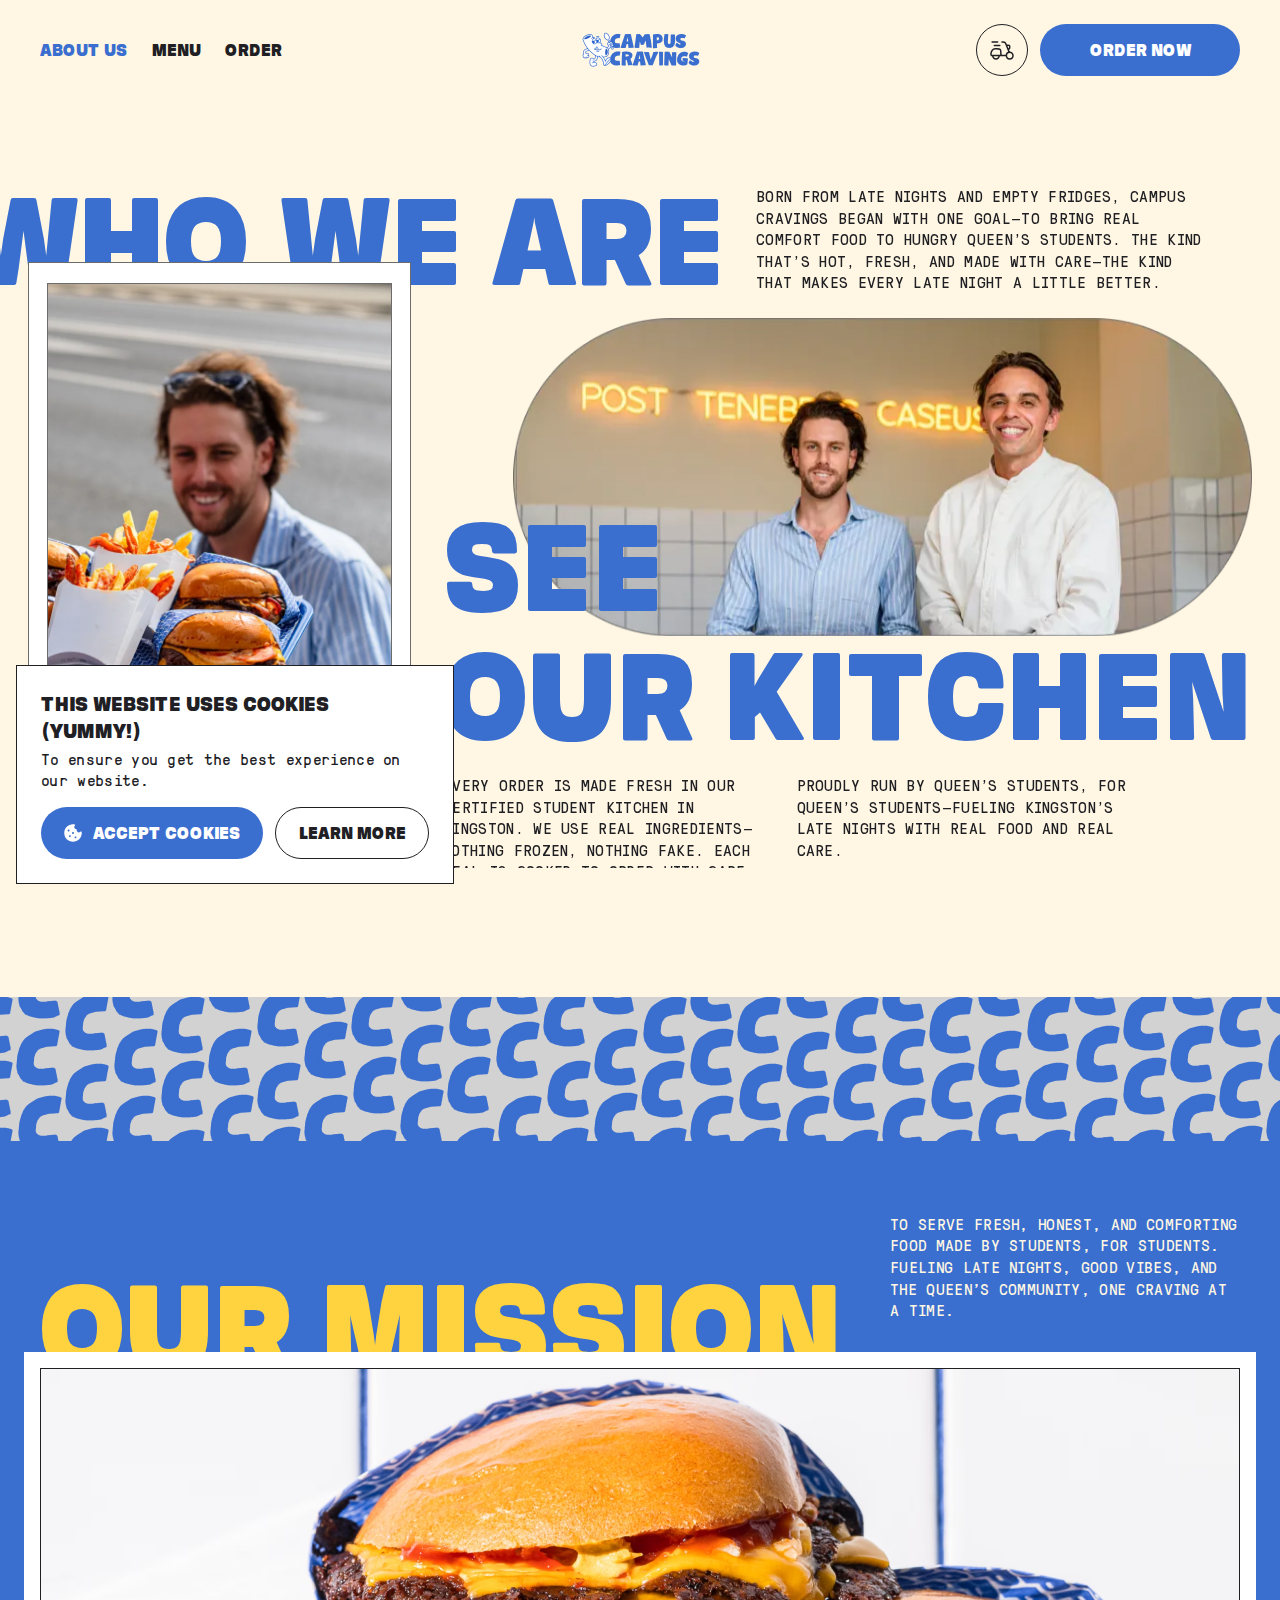
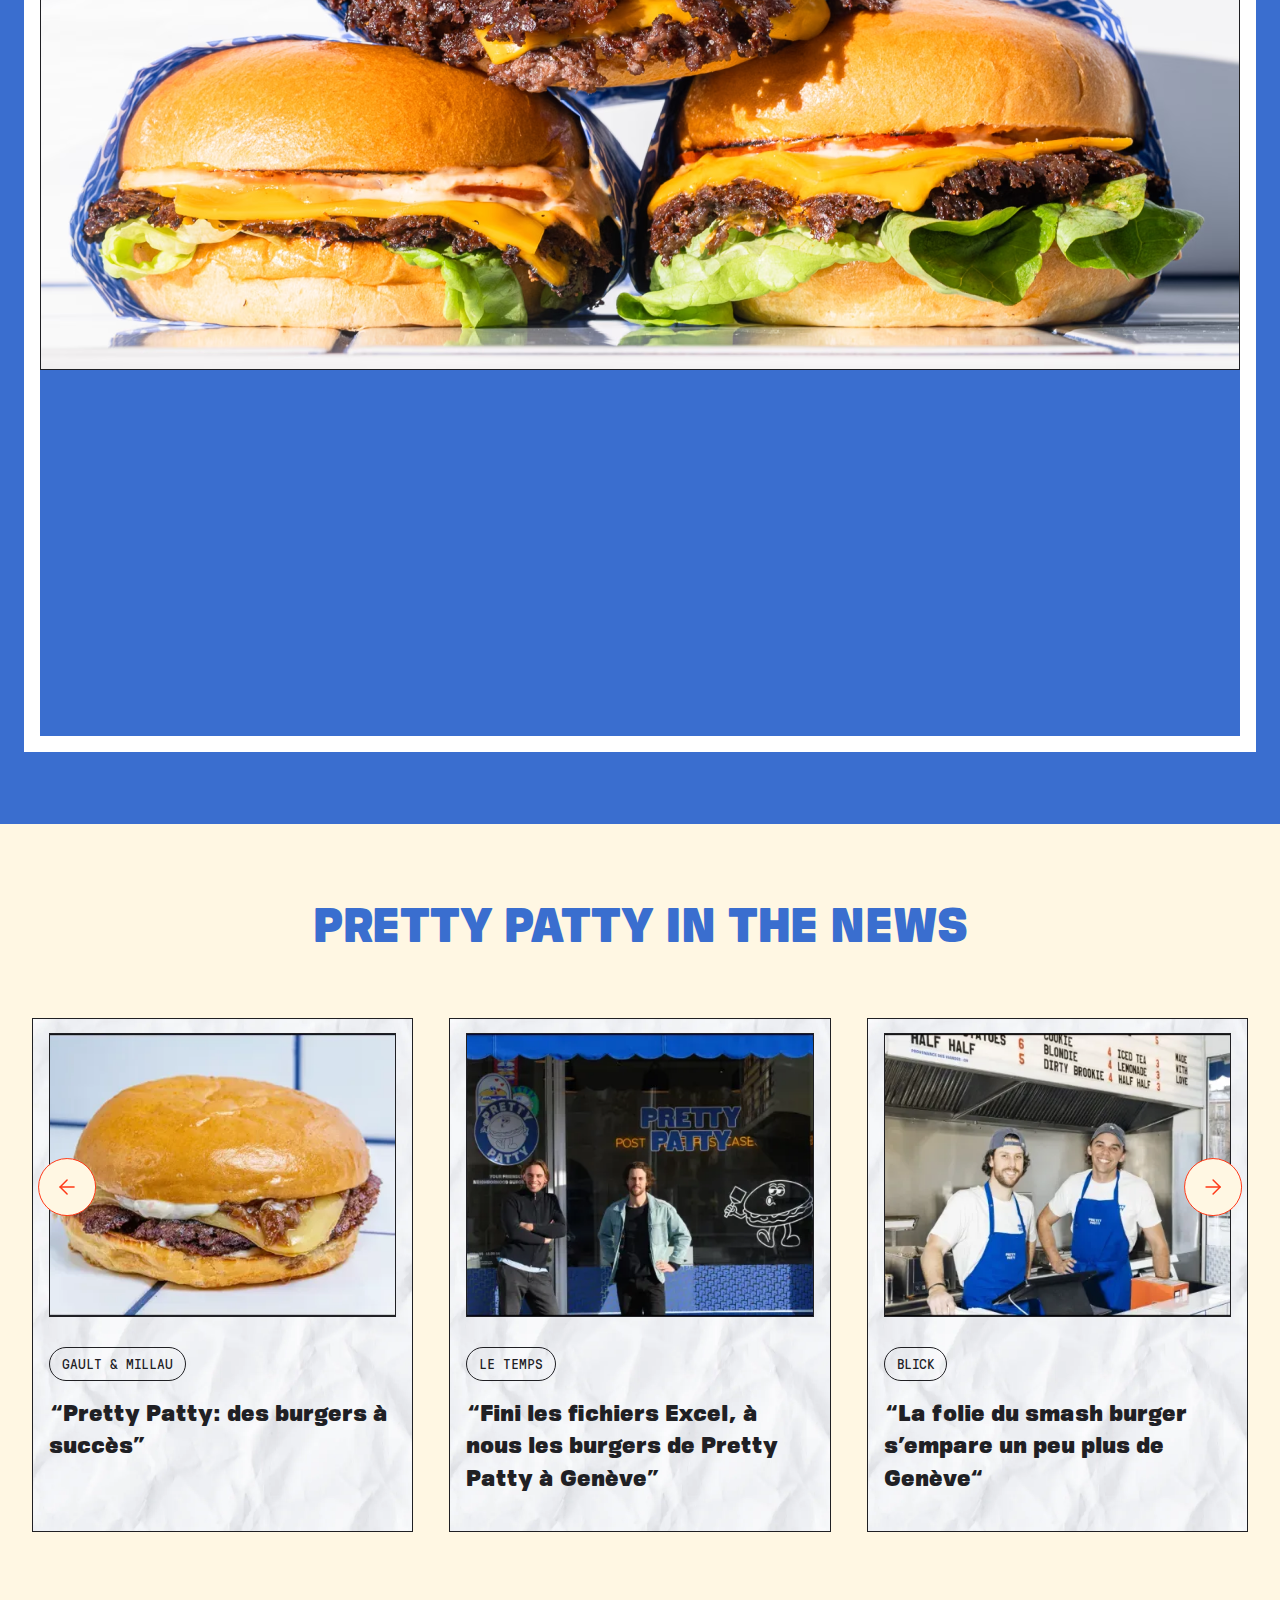
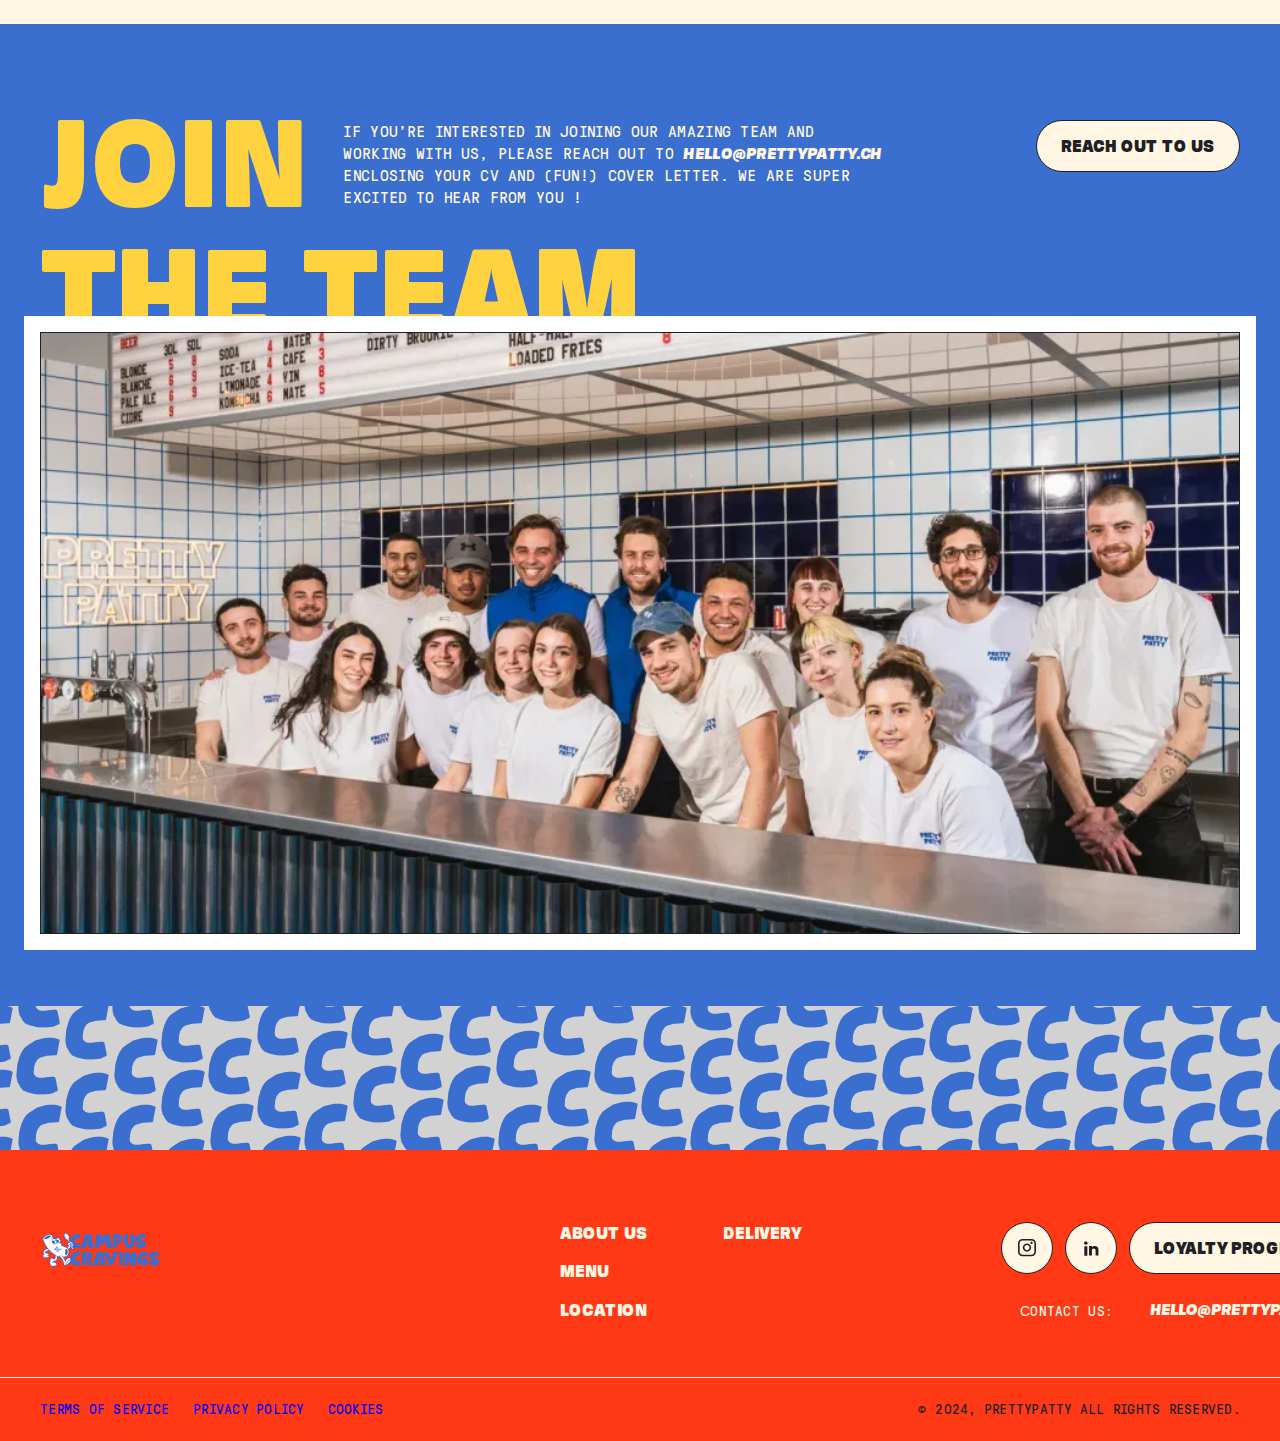
<file: about-us.html>
﻿<!DOCTYPE html><!-- Last Published: Thu Sep 11 2025 11:35:36 GMT+0000 (Coordinated Universal Time) --><html data-wf-domain="www.prettypatty.ch" data-wf-page="6723a1cf93ba512237855d72" data-wf-site="6723a1cf93ba512237855d35" lang="en"><head><meta charset="utf-8"><title>About Us</title><meta content="width=device-width, initial-scale=1" name="viewport"><link href="6723a1cf93ba512237855d35/css/pretty-patty-stage.webflow.shared.16df524ba.min.css" rel="stylesheet" type="text/css"><style>@media (min-width:992px) {html.w-mod-js:not(.w-mod-ix) [data-w-id="f4bb5e05-edb4-ddcb-15df-e53ade87e460"] {opacity:0;}html.w-mod-js:not(.w-mod-ix) [data-w-id="132d28c5-b070-8108-c9dd-80b99daad65e"] {opacity:0;}html.w-mod-js:not(.w-mod-ix) [data-w-id="9fcc3076-39e2-a62f-b68c-31401e63a4db"] {opacity:0;}html.w-mod-js:not(.w-mod-ix) [data-w-id="aaae2159-6ba0-15ce-dd7d-dd3116c4f5e4"] {opacity:0;}html.w-mod-js:not(.w-mod-ix) [data-w-id="c92d8e39-66d1-1c70-1304-e327bebafff8"] {opacity:0;}html.w-mod-js:not(.w-mod-ix) [data-w-id="9fcc3076-39e2-a62f-b68c-31401e63a4df"] {opacity:0;}html.w-mod-js:not(.w-mod-ix) [data-w-id="b417270c-7252-d44d-b5de-d4ad8467320d"] {opacity:0;}}@media (max-width:991px) and (min-width:768px) {html.w-mod-js:not(.w-mod-ix) [data-w-id="f4bb5e05-edb4-ddcb-15df-e53ade87e460"] {opacity:0;}html.w-mod-js:not(.w-mod-ix) [data-w-id="132d28c5-b070-8108-c9dd-80b99daad65e"] {opacity:0;}html.w-mod-js:not(.w-mod-ix) [data-w-id="9fcc3076-39e2-a62f-b68c-31401e63a4db"] {opacity:0;}html.w-mod-js:not(.w-mod-ix) [data-w-id="aaae2159-6ba0-15ce-dd7d-dd3116c4f5e4"] {opacity:0;}html.w-mod-js:not(.w-mod-ix) [data-w-id="c92d8e39-66d1-1c70-1304-e327bebafff8"] {opacity:0;}html.w-mod-js:not(.w-mod-ix) [data-w-id="9fcc3076-39e2-a62f-b68c-31401e63a4df"] {opacity:0;}html.w-mod-js:not(.w-mod-ix) [data-w-id="b417270c-7252-d44d-b5de-d4ad8467320d"] {opacity:0;}}@media (max-width:767px) and (min-width:480px) {html.w-mod-js:not(.w-mod-ix) [data-w-id="f4bb5e05-edb4-ddcb-15df-e53ade87e460"] {opacity:0;}html.w-mod-js:not(.w-mod-ix) [data-w-id="132d28c5-b070-8108-c9dd-80b99daad65e"] {opacity:0;}html.w-mod-js:not(.w-mod-ix) [data-w-id="9fcc3076-39e2-a62f-b68c-31401e63a4db"] {opacity:0;}html.w-mod-js:not(.w-mod-ix) [data-w-id="aaae2159-6ba0-15ce-dd7d-dd3116c4f5e4"] {opacity:0;}html.w-mod-js:not(.w-mod-ix) [data-w-id="c92d8e39-66d1-1c70-1304-e327bebafff8"] {opacity:0;}html.w-mod-js:not(.w-mod-ix) [data-w-id="9fcc3076-39e2-a62f-b68c-31401e63a4df"] {opacity:0;}html.w-mod-js:not(.w-mod-ix) [data-w-id="b417270c-7252-d44d-b5de-d4ad8467320d"] {opacity:0;}}</style><script type="text/javascript">!function(o,c){var n=c.documentElement,t=" w-mod-";n.className+=t+"js",("ontouchstart"in o||o.DocumentTouch&&c instanceof DocumentTouch)&&(n.className+=t+"touch")}(window,document);</script><link href="6723a1cf93ba512237855d35/675837fe37ab9deb236d0f7a_FAVICON-32x32%20%281%29.jpg" rel="shortcut icon" type="image/x-icon"><link href="6723a1cf93ba512237855d35/6758380d60a51d361cecb79d_FAVICON-256x256.jpg" rel="apple-touch-icon"><!-- Google Tag Manager -->
<script>(function(w,d,s,l,i){w[l]=w[l]||[];w[l].push({'gtm.start':
new Date().getTime(),event:'gtm.js'});var f=d.getElementsByTagName(s)[0],
j=d.createElement(s),dl=l!='dataLayer'?'&l='+l:'';j.async=true;j.src=
'https://www.googletagmanager.com/gtm.js?id='+i+dl;f.parentNode.insertBefore(j,f);
})(window,document,'script','dataLayer','GTM-KH5FCPR9');</script>
<!-- End Google Tag Manager -->
<!-- [Attributes by Finsweet] Disable scrolling -->
<script defer="" src="npm/%40finsweet/attributes-scrolldisable%401/scrolldisable.js"></script>
<script async="" src="npm/%40finsweet/cookie-consent%401/fs-cc.js" fs-cc-mode="opt-in"></script><link rel="stylesheet" href="npm/swiper%4011/swiper-bundle.min.css">
<style>
  @media (max-width: 479px) {
    .news-slider__slide {
      display: none;
    }
  }
</style>

<style>
  /* Show anything Webflow hid until “interactions” */
  [data-w-id]{
    opacity: 1 !important;
    transform: none !important;
    visibility: visible !important;
  }

  /* Fallback: if Swiper isn't running yet, don't hide slides */
  .about-slider__slide,
  .swiper-slide{
    opacity: 1 !important;
    transform: none !important;
  }
</style>
<script>
  // Pretend IX initialized so the glo


</head><body><div class="global-code"><div class="global-css w-embed"><style>
  html.lenis, html.lenis body {
    height: auto;
  }

  .lenis.lenis-smooth {
    scroll-behavior: auto !important;
  }

  .lenis.lenis-smooth [data-lenis-prevent] {
    overscroll-behavior: contain;
  }

  .lenis.lenis-stopped {
    overflow: hidden;
  }

  .lenis.lenis-smooth iframe {
    pointer-events: none;
  }

  :root {
    --column-count: 12;
    --breakout-gutter: minmax(calc(var(--padding-horizontal--main) - var(--grid-gap--main)), 1fr);
    --breakout-remaining: calc(var(--max-width--main) - (var(--padding-horizontal--main) * 2));
    --breakout-start: [full-start] var(--breakout-gutter) [content-start];
    --breakout-end: [content-end] var(--breakout-gutter) [full-end];
    --grid-breakout-single: var(--breakout-start) minmax(0, var(--breakout-remaining)) var(--breakout-end);
    --grid-breakout: var(--breakout-start) repeat(var(--column-count), minmax(0, calc((var(--breakout-remaining) - (var(--grid-gap--main) * (var(--column-count) - 1))) / var(--column-count)))) var(--breakout-end);
  }
  /* Make text look crisper and more legible in all browsers */
  body {
    -webkit-font-smoothing: antialiased;
    -moz-osx-font-smoothing: grayscale;
    font-smoothing: antialiased;
  }

  .color-beige {
    color: var(--color--primary-beige);
  }

  /* Fluid responsive    */
  @media (min-width: 1440px) and (min-height: 900px){
    html {
      font-size: 16px;
    }
  }
  @media (min-width: 1024px) and (max-height: 899px) {
    html{
      font-size: calc(14*(100vw / 1440));
    }
  }
  @media (max-width: 1024px) {
    html {
      font-size: calc(16*(100vw / 1440));
    };
  }
  @media (max-width: 479px) {
    html {
      font-size: calc(16*(100vw / 375));
    }
  }
  @media (min-width: 1921px) {
    html {
      font-size: calc(16*(100vw / 1920));
    };
  }

  svg {
    width: 100%!important;
    height: 100%!important;
  }

  img {
    height: auto;
    vertical-align: middle;
    font-style: italic;
    background-repeat: no-repeat;
    background-size: cover;
    shape-margin: 0.75rem;
  }

  .w-dropdown-btn,
  .w-dropdown-toggle,
  .w-dropdown-link {
    color: inherit;
    text-decoration: inherit;
    font-size: inherit;
  }

  * {
    -webkit-tap-highlight-color: transparent;
  }


  /* Apply "..." after 3 lines of text */
  .text-style-3lines {
    display: -webkit-box;
    overflow: hidden;
    -webkit-line-clamp: 3;
    -webkit-box-orient: vertical;
  }
  
  .delivery-modal__content {
    -ms-overflow-style: none;  /* Internet Explorer 10+ */
    scrollbar-width: none;  /* Firefox */
}
.delivery-modal__content::-webkit-scrollbar { 
    display: none;  /* Safari and Chrome */
}


  /* Apply "..." after 2 lines of text */
  .text-style-2lines {
    display: -webkit-box;
    overflow: hidden;
    -webkit-line-clamp: 2;
    -webkit-box-orient: vertical;
  }

  input:focus {
  }

  :is(a, button):focus-visible {
    outline: 2px solid var(--color--primary-black);
    outline-offset: 2px;
  }

  input:autofill,
  input:autofill:hover, 
  input:autofill:focus {
    text-fill-color: var(--text-black-100);
    -webkit-text-fill-color: var(--text-black-100);
    box-shadow: 0 0 0px 40rem #fff inset;
    -webkit-box-shadow: 0 0 0px 40rem #fff inset;
    caret-color: var(--text-black-100);
  }

  input:-webkit-autofill,
  input:-webkit-autofill:hover, 
  input:-webkit-autofill:focus {
    text-fill-color: var(--text-black-100);
    -webkit-text-fill-color: var(--text-black-100);
    box-shadow: 0 0 0px 40rem #fff inset;
    -webkit-box-shadow: 0 0 0px 40rem #fff inset;
    caret-color: var(--text-black-100);
  }

  .slider-arrow.swiper-button-disabled {
    border-color: var(--color--shades-light-grey);
    color: var(--color--shades-light-grey);
    pointer-events: none;
  }

  .menu-slider__slide:is(.swiper-slide-active, .swiper-slide-prev, .swiper-slide-next) {
    opacity: 1;
  }

  .swiper-pagination-bullet {
    margin: 0 4px;
    background: var(--color--shades-light-grey-2);
    width: 8px;
    height: 8px;
    opacity: 1;
  }

  .swiper-pagination-bullet-active {
    background: var(--color--primary-blue);
  }
  
  .contact-us-text{
  animation: rotateText 10s linear infinite;
  }
  
  .contact-us-btn.black .contact-us-text path{
  	fill: #ffffff;
  }
  
  .delivery-modal-card:hover .delivery-modal-card-image{
  transform: scale(1.2);
  }
  

  @keyframes rotateText {
  0% { transform: rotate(0deg); }
  100% { transform: rotate(360deg); }
}

  @media (hover: hover) and (pointer: fine) and (min-width: 1025px) {
    .btn:hover {
      background: var(--color--shades-light-blue);
    }
    .btn-secondary:hover {
      background: var(--color--primary-beige);
      color: var(--color--secondary-red);
      border-color: var(--color--secondary-red)!important;
    }
    :is(.nav__link, .text-link):hover {
      color: var(--color--secondary-red);
    }
    .nav__link.in-footer:hover {
      color: var(--color--primary-black);
    }
    .slider-arrow:hover {
      background-color: var(--color--secondary-red);
      color: var(--color--primary-white);
    }
    .social__link:hover {
      color: var(--color--primary-blue);
      border-color: var(--color--primary-blue);
    }
    .input:hover {
      background: var(--color--primary-white);
    }
    .input.in-form-2:hover {
      border-color: var(--color--primary-blue);
      color: var(--color--primary-blue);
    }
    .input.in-form-2:hover::placeholder {
      color: var(--color--primary-blue);
    }
    .input.in-form-2:focus::placeholder {
      color: var(--color--primary-blue);
    }
    .input.in-form-2:focus-visible::placeholder {
      color: var(--color--primary-blue);
    }

    .mission__card:hover .mission__card-inner {
      border-color: var(--color--primary-black);
      box-shadow: 6px 6px 0px 0px var(--color--secondary-yellow);
      color: var(--color--primary-black);
    }
  }

  .btn:active {
    background: var(--color--shades-dark-blue);
  }
  .btn-secondary:active {
    background: var(--color--primary-beige);
    color: var(--color--shades-dark-red);
    border-color: var(--color--shades-dark-red)!important;
  }
  .input.in-form-2:not(:placeholder-shown) {
    border-color: var(--color--primary-blue);
    color: var(--color--primary-blue);
  }

  @media (min-height: 900px) and (min-width: 1025px) {
    .mission__card-inner {
      padding: 2.25rem 1rem;
    }
  }

  @media (min-width: 480px) {
    .menu-slider__slide.swiper-slide-next .menu-slide__img-wrap {
      transform: scale(1.75);
    }
    
    .menu-slider__slide.swiper-slide-next .menu-slide__sticker {
      transform: scale(0.8) translate(25%, 0%);
    }

    .menu-slider__slide.swiper-slide-next .menu-slide__info {
      transform: scale(1) translateY(4rem);
    }

    .menu-slider__slide.swiper-slide-next .menu-slide__name {
      transform: scale(1.2);
    }
    
    
    
     .menu-slider__slide.slide-hover .menu-slide__img-wrap {
    	transform: scale(1);
    }
    .menu-slider__slide.slide-hover .menu-slide__sticker {
      transform: scale(1) translate(0%, 0%);
    }
     .menu-slider__slide.slide-hover .menu-slide__info {
      transform: scale(1) translateY(0);
    }
    .menu-slider__slide.slide-hover .menu-slide__name {
      transform: scale(1);
    }

    
     .menu-slider__slide.slide-hover:hover .menu-slide__img-wrap {
    	transform: scale(1.75);
    }
      .menu-slider__slide.slide-hover:hover .menu-slide__sticker {
     transform: scale(0.8) translate(25%, 0%);
    }
      .menu-slider__slide.slide-hover:hover .menu-slide__info {
      transform: scale(1) translateY(4rem);
    }
      .menu-slider__slide.slide-hover:hover .menu-slide__name {
      transform: scale(1.2);
    }
    
    .swiper-wrapper.slides-center{
    	justify-content: center;
    }
    
    .swiper-wrapper.slides-center > :last-child{
    	margin-right: 0 !important;
    }
  }

  @media (max-height: 700px) and (min-width: 991px) {
		.delivery-modal__inner{
    	max-width: 40.25rem;
      max-height: 95vh;
    }
  }

</style></div><div class="global-js w-embed w-script"><script>
  document.addEventListener("DOMContentLoaded", () => {
     
       const parallaxImages = document.querySelectorAll('.banner__image');

// Додаємо слухач події "scroll"
window.addEventListener('scroll', () => {
  const scrollY = window.scrollY;

  // Для кожного елемента змінюємо backgroundPosition
  parallaxImages.forEach((image) => {
    const speed = image.dataset.speed || 0.5; // Швидкість паралаксу, задається через data-speed
    const offset = image.offsetTop; // Відстань від верху сторінки до картинки
    image.style.backgroundPosition = `center ${(scrollY - offset) * speed}px`;
  });
});
    // Change menu bg color on scroll and page load
   /* var menu = $('.contact-us-btn');
	
    // We add or remove a class on scroll, depending on the section we are above and on page load
    var sections = $('.section, footer');

    function updateMenuColor() {
      var menuTop = menu.offset().top + (menu.height()/2);
      var currentSection = null;
	
    		
      sections.each(function() {
        var sectionTop = $(this).offset().top;
        var sectionBottom = sectionTop + $(this).outerHeight();

        if (menuTop >= sectionTop && menuTop < sectionBottom) {
          currentSection = $(this);
          return false;
        }
      });

      if (currentSection) {
    
        var sectionBackground = currentSection.data('background');
       
        if (sectionBackground === 'white') {
        
          menu.removeClass('black').addClass('white');
        } else if (sectionBackground === 'black') {
          menu.removeClass('white').addClass('black');
        }
      }
    }

    updateMenuColor();
    $(window).scroll(updateMenuColor);*/

const card1 = document.getElementById("location-card1");
const card2 = document.getElementById("location-card2");

// Функція для зменшення картки
function scaleDown(card) {
  card.style.transform = "scale(0.97)";
}

// Функція для повернення до початкового розміру
function scaleUp(card) {
  card.style.transform = "scale(1)";
}

// Додаємо обробники подій для першої картки
card1.addEventListener("mouseenter", () => scaleDown(card2));
card1.addEventListener("mouseleave", () => scaleUp(card2));

// Додаємо обробники подій для другої картки
card2.addEventListener("mouseenter", () => scaleDown(card1));
card2.addEventListener("mouseleave", () => scaleUp(card1));

  });
  
  

</script></div></div><div class="page-code"><div class="page-css w-embed"><style>
  :root {
    --founder-pagination-top-default: 56%;
    --founder-pagination-top-active: 16%;
  }
  .swiper-pagination.founders-slider__pag {
    top: var(--founder-pagination-top-default);
  }
  .swiper-pagination.founders-slider__pag.change-top {
    top: var(--founder-pagination-top-active);
  }
  .swiper-pagination.founders-slider__pag .swiper-pagination-bullet {
    pointer-events: auto;
  }
  
  

  @media (hover: hover) and (pointer: fine) and (min-width: 1025px) {
    .mission__card:hover .mission__card-inner {
      border-color: var(--color--primary-black);
      box-shadow: 6px 6px 0px 0px var(--color--secondary-yellow);
      color: var(--color--primary-black);
    }
    .news-slide:hover .news-slide__back {
      transform: rotate(5deg);
    }
  }

  @media (min-width: 1024px) and (max-height: 899px) {
    .mission__img.desktop {
      height: 42.5rem;
    }
  }

  @media (min-height: 900px) and (min-width: 1025px) {
    .mission__card-inner {
      padding: 2.25rem 1rem;
    }
  }

  @media (max-width: 479px) {
    .news-slider__slide:nth-child(-n+3) {
      display: block;
    }
    
    .swiper.founders-slider__track > :nth-child(1),
  .swiper.founders-slider__track > :nth-child(2),
  .swiper.founders-slider__track > :nth-child(3){
  	display: block;
  }
  
  .swiper.founders-slider__track > :nth-child(4),
  .swiper.founders-slider__track > :nth-child(5),
  .swiper.founders-slider__track > :nth-child(6),
  .swiper.founders-slider__track > :nth-child(7){
  	display: none;
  }
  
  .swiper.founders-slider__track.change-icon > :nth-child(1),
  .swiper.founders-slider__track.change-icon > :nth-child(2),
  .swiper.founders-slider__track.change-icon > :nth-child(3){
  	display: none;
  }
  
    .swiper.founders-slider__track.change-icon > :nth-child(4),
    .swiper.founders-slider__track.change-icon > :nth-child(5),
    .swiper.founders-slider__track.change-icon > :nth-child(6),
    .swiper.founders-slider__track.change-icon > :nth-child(7){
  	display: block;
  }
  }
</style></div></div><div class="page-wrapper"><div data-animation="over-right" class="nav w-nav" data-easing2="ease" fs-scrolldisable-element="smart-nav" data-easing="ease" data-collapse="tiny" role="banner" data-duration="400" data-doc-height="1"><div class="container in-nav"><nav role="navigation" class="nav__menu-wrap w-nav-menu"><div class="nav__menu"><ul role="list" class="nav__links"><li><a href="about-us.html" aria-current="page" class="nav__link w-inline-block w--current"><div>about us</div></a></li><li><a href="menu.html" class="nav__link w-inline-block"><div>Menu</div></a></li><li><a href="locations.html" class="nav__link w-inline-block"><div>Order</div></a></li><li></li></ul><div class="cta in-nav one-icon"><a scroll="disable" id="w-node-_0b7b9196-ea08-6b03-d762-a887b490f0f1-b490f0d2" data-w-id="0b7b9196-ea08-6b03-d762-a887b490f0f1" href="#" class="btn btn-secondary v2 w-inline-block"><div class="btn-icon w-embed"><svg xmlns="http://www.w3.org/2000/svg" width="100%" height="100%" viewbox="0 0 24 24" fill="none">
<path d="M16.4 17.6C16.4 19.4778 17.8775 21 19.7 21C21.5225 21 23 19.4778 23 17.6C23 15.7222 21.5225 14.2 19.7 14.2C17.8775 14.2 16.4 15.7222 16.4 17.6ZM16.4 17.6L10.9 17.5997M10.9 17.5997V15.7452C10.9 13.4136 10.9 12.249 10.2554 11.5245C9.6108 10.8 8.5746 10.8 6.5 10.8H5.84C5.4319 10.8 5.2273 10.8 5.0546 10.8148C4.01011 10.9072 3.02922 11.4154 2.28838 12.248C1.54754 13.0807 1.09536 14.1831 1.0132 15.357C1 15.5511 1 15.7823 1 16.2398C1 16.3547 1 16.4128 1.0033 16.4598C1.02373 16.7535 1.1368 17.0293 1.32214 17.2376C1.50747 17.4459 1.75289 17.573 2.0142 17.596C2.07942 17.5994 2.14471 17.6006 2.21 17.5997H10.9ZM4.3 7.39972H9.8M2.1 4H7.6M12 4H12.5421C13.7772 4 14.3942 4 14.8901 4.38122C15.387 4.76117 15.6631 5.44713 16.2145 6.81903L19.1867 14.2M18.3068 11.65L19.006 11.01C19.276 10.7626 19.4115 10.6402 19.5049 10.4783C19.5689 10.3689 19.6185 10.2475 19.6517 10.1187C19.7 9.92875 19.7 9.72093 19.7 9.30528C19.7 8.51733 19.7 8.12462 19.5645 7.8301C19.4735 7.6325 19.3417 7.46873 19.1826 7.3558C18.9464 7.1875 18.6282 7.1875 17.9947 7.1875H16.62M9.25 17.6C9.25 18.5017 8.90232 19.3665 8.28345 20.0042C7.66458 20.6418 6.82521 21 5.95 21C5.07479 21 4.23542 20.6418 3.61655 20.0042C2.99768 19.3665 2.65 18.5017 2.65 17.6" stroke="#202024" stroke-width="1.5" stroke-linecap="round"></path>
</svg></div></a><a id="w-node-_0b7b9196-ea08-6b03-d762-a887b490f0f4-b490f0d2" href="https://prettypatty.5loyalty.com/order" target="_blank" class="btn is-nav-order w-inline-block"><div>order now</div></a></div></div></nav><a href="index.htm" data-logo="main-logo-link" aria-label="domore-logo" id="w-node-_0b7b9196-ea08-6b03-d762-a887b490f0ee-b490f0d2" class="logo in-nav w-nav-brand"><img width="120" height="57" alt="logo" src="6723a1cf93ba512237855d35/logo_hero.png" loading="lazy" data-logo="main"></a><div id="w-node-_0b7b9196-ea08-6b03-d762-a887b490f0f7-b490f0d2" class="burger w-nav-button"><div class="burger__box"><div class="burger__open w-embed"><svg xmlns="http://www.w3.org/2000/svg" width="24" height="24" viewbox="0 0 24 24" fill="none">
  <g clip-path="url(#clip0_490_863)">
    <path d="M4 6H20" stroke="currentcolor" stroke-width="2" stroke-linecap="round" stroke-linejoin="round"></path>
    <path d="M4 12H20" stroke="currentcolor" stroke-width="2" stroke-linecap="round" stroke-linejoin="round"></path>
    <path d="M4 18H20" stroke="currentcolor" stroke-width="2" stroke-linecap="round" stroke-linejoin="round"></path>
  </g>
  <defs>
    <clippath id="clip0_490_863">
      <rect width="24" height="24" fill="white"></rect>
    </clippath>
  </defs>
</svg></div><div class="burger__close w-embed"><svg xmlns="http://www.w3.org/2000/svg" width="24" height="24" viewbox="0 0 24 24" fill="none">
  <path d="M21 21L12 12M12 12L3 3M12 12L21.0001 3M12 12L3 21.0001" stroke="currentcolor" stroke-width="2" stroke-linecap="round" stroke-linejoin="round"></path>draggable-ele
</svg></div></div></div></div></div><main class="main-wrapper"><section data-background="white" class="section founders"><div class="page-padding in-founders"><div class="w-layout-blockcontainer container w-container"><div class="wrap founders__wrap"><div class="slider founders-slider"><div id="founders-slider" class="swiper founders-slider__track"><div class="swiper-wrapper founders-slider__list"><div class="swiper-slide founders-slider__slide v1"><div class="founders-slide v1"><div class="founders-slide__heading"><h1 data-w-id="f4bb5e05-edb4-ddcb-15df-e53ade87e460" class="h2 founders__h2">who we are</h1><p data-w-id="132d28c5-b070-8108-c9dd-80b99daad65e" class="text-secondary-16 in-founders slide-1-desktop">BORN FROM LATE NIGHTS AND EMPTY FRIDGES, CAMPUS CRAVINGS BEGAN WITH ONE GOAL—TO BRING REAL COMFORT FOOD TO HUNGRY QUEEN’S STUDENTS. THE KIND THAT’S HOT, FRESH, AND MADE WITH CARE—THE KIND THAT MAKES EVERY LATE NIGHT A LITTLE BETTER.</p></div><div data-w-id="c92d8e39-66d1-1c70-1304-e327bebafff8" class="founders-slide__img-wrap v1"><img src="6723a1cf93ba512237855d56/Frame11.webp" sizes="(max-width: 479px) 100vw, 347px" width="347" height="522" alt="" srcset="6723a1cf93ba512237855d35/6723a1cf93ba512237855d9c_we-img-1.webp 500w, 6723a1cf93ba512237855d35/6723a1cf93ba512237855d9c_we-img-1.webp 694w" class="founders-slide__img"></div><p class="text-secondary-16 in-founders slide-1-mobile">OUR CHILDHOOD MEMORIES OF EATING A BURGER ARE SOME OF OUR FONDEST. THE SENSE OF ESCAPE AN INCREDIBLE BURGER CAN OFFER, THE WARMTH AND ATTENTION OF A STAFF MEMBER, THIS IS WHAT WE WANT TO PROVIDE, ALL DAY EVERY DAY.</p></div></div><div class="swiper-slide founders-slider__slide v2"><div class="founders-slide v2"><div data-w-id="9fcc3076-39e2-a62f-b68c-31401e63a4df" class="founders-slide__img-wrap v2"><img src="6723a1cf93ba512237855d35/6791102d7e9914920117860b_Image%20%283%29.webp" sizes="(max-width: 767px) 100vw, (max-width: 991px) 728px, 749px" width="749" height="322" alt="" srcset="6723a1cf93ba512237855d35/6791102d7e9914920117860b_Image%20%283%29-p-500.webp 500w, 6723a1cf93ba512237855d35/6791102d7e9914920117860b_Image%20%283%29-p-800.webp 800w, 6723a1cf93ba512237855d35/6791102d7e9914920117860b_Image%20%283%29-p-1080.webp 1080w, 6723a1cf93ba512237855d35/6791102d7e9914920117860b_Image%20%283%29-p-1600.webp 1600w, 6723a1cf93ba512237855d35/6791102d7e9914920117860b_Image%20%283%29-p-2000.webp 2000w, 6723a1cf93ba512237855d35/6791102d7e9914920117860b_Image%20%283%29-p-2600.webp 2600w, 6723a1cf93ba512237855d35/6791102d7e9914920117860b_Image%20%283%29.webp 2996w" class="founders-slide__img v2"><img src="6723a1cf93ba512237855d35/67935dc4375e4b96e2fee675_Frame%202087324950.webp" sizes="(max-width: 767px) 100vw, (max-width: 991px) 728px, 749px" width="749" height="322" alt="" srcset="6723a1cf93ba512237855d35/67935dc4375e4b96e2fee675_Frame%202087324950-p-500.webp 500w, 6723a1cf93ba512237855d35/67935dc4375e4b96e2fee675_Frame%202087324950-p-800.webp 800w, 6723a1cf93ba512237855d35/67935dc4375e4b96e2fee675_Frame%202087324950.webp 1060w" class="founders-slide__img v2 mob"></div><h2 data-w-id="9fcc3076-39e2-a62f-b68c-31401e63a4db" class="h2 founders__h2 v2">See<br>our kitchen</h2><h2 data-w-id="b417270c-7252-d44d-b5de-d4ad8467320d" class="h2 founders__h2 v2 mob">Meet our Founders</h2><div data-w-id="aaae2159-6ba0-15ce-dd7d-dd3116c4f5e4" class="founders-slide__text-wrap"><p class="text-secondary-16 in-founders v2">EVERY ORDER IS MADE FRESH IN OUR CERTIFIED STUDENT KITCHEN IN KINGSTON. WE USE REAL INGREDIENTS—NOTHING FROZEN, NOTHING FAKE. EACH MEAL IS COOKED TO ORDER WITH CARE AND THE SAME LOVE WE’D COOK FOR OURSELVES.</p><p class="text-secondary-16 in-founders v2">PROUDLY RUN BY QUEEN’S STUDENTS, FOR QUEEN’S STUDENTS—FUELING KINGSTON’S LATE NIGHTS WITH REAL FOOD AND REAL CARE.</p></div></div></div></div></div></div><div class="swiper-pagination founders-slider__pag"></div></div></div></div></div><div class="banner founders-banner"><div class="banner__image"></div></div></section><section id="section-about" data-background="black" class="section mission"><div class="page-padding"><div class="w-layout-blockcontainer container w-container"><div class="wrap mission-wrap"><div class="mission__heading"><h2 id="w-node-_7f11e646-9144-1bf3-050b-d663d2d74b0f-37855d72" data-w-id="7f11e646-9144-1bf3-050b-d663d2d74b0f" style="opacity:0" class="h2 mission__h2">our mission</h2><p data-w-id="b243d004-177d-5c99-e77a-4371a0feb168" style="opacity:0" class="text-secondary-16 color-biege in-mission">TO SERVE FRESH, HONEST, AND COMFORTING FOOD MADE BY STUDENTS, FOR STUDENTS. FUELING LATE NIGHTS, GOOD VIBES, AND THE QUEEN’S COMMUNITY, ONE CRAVING AT A TIME.</p></div><div class="mission__content"><div data-w-id="2b5e7a95-eb44-d042-db01-712fc92c83ce" style="opacity:0" class="mission__img-wrap"><img src="6723a1cf93ba512237855d35/6723a1cf93ba512237855dc8_Pretty%20Patty%20Fe%CC%81vrier%202023-37%201.avif" loading="lazy" width="1320" height="600" alt="" class="mission__img desktop"><img src="6723a1cf93ba512237855d35/6723a1cf93ba512237855d97_team-mobile.webp" loading="lazy" width="335" height="194" alt="pretty patty team on kitchen" srcset="6723a1cf93ba512237855d35/6723a1cf93ba512237855d97_team-mobile.webp 500w, 6723a1cf93ba512237855d35/6723a1cf93ba512237855d97_team-mobile.webp 670w" sizes="(max-width: 479px) 100vw, 335px" class="mission__img mobile"></div><div class="mission__cards"><div class="mission__card"><div class="mission__card-inner"><img src="6723a1cf93ba512237855d35/678785e427c68f624925cdf6_superman-man-hero-superhuman-svgrepo-com.svg" loading="lazy" width="32" height="32" alt="" class="mission__icon"><h3 class="h6 mission__h3">YOUR LOCAL HERO</h3><p class="text-main-15">We’re Queen’s students just like you—running Campus Cravings right here in Kingston. Every order supports local students and keeps the late-night food scene alive in the student ghetto. Real food, made by students, for students.</p></div></div><div class="mission__card center"><div class="mission__card-inner"><img src="6723a1cf93ba512237855d35/6723a1cf93ba512237855daf_Leaf.svg" loading="lazy" width="32" height="32" alt="" class="mission__icon"><h3 class="h6 mission__h3">fresh ingredients only</h3><p class="text-main-15">Every serving of our mac starts with freshly cooked pasta, real cheddar, and creamy sauce made in our student kitchen. Nothing frozen, nothing fake—just honest comfort food that tastes like it should. </p></div></div><div class="mission__card"><div class="mission__card-inner"><img src="6723a1cf93ba512237855d35/67878567547cafad206f4ede_hand-heart-svgrepo-com.svg" loading="lazy" width="32" height="32" alt="" class="mission__icon"><h3 class="h6 mission__h3">MADE WITH LOVE</h3><p class="text-main-15">We take pride in every order that leaves our kitchen. Made fresh, packed with care, and crafted to satisfy that late-night craving you didn’t know you had.</p></div></div></div></div></div></div></div><div id="anchor-about" class="anchor"></div></section><section data-background="white" class="section news"><div class="page-padding in-news"><div class="w-layout-blockcontainer container in-news w-container"><div class="wrap contact-us-wrap"><div class="news__heading"><h2 data-w-id="9dfb912a-ddc9-6296-b66e-1c04822d3c10" style="opacity:0" class="h4 news__h2">PRETTY PATTY IN THE NEWS</h2></div><div data-w-id="01812dde-2f27-03ff-2c46-5257c6f69d62" style="opacity:0" class="slider news-slider"><div id="news-slider" class="swiper news-slider__track w-dyn-list"><div role="list" class="swiper-wrapper news-slider__list w-dyn-items"><div role="listitem" class="swiper-slide news-slider__slide w-dyn-item"><a aria-label="“Pretty Patty: des burgers à succès”" href="https://www.gaultmillau.ch/fr/les-news/pretty-patty-des-burgers-a-succes-683843" target="_blank" class="news-slide w-inline-block"><div class="news-slide__back"></div><div class="news-slide__img-wrap"><img src="6723a1cf93ba512237855d56/67c81497802908b365b402d4_image%20%286%29.webp" loading="lazy" width="398" height="281" alt="" sizes="(max-width: 479px) 100vw, 398px" srcset="6723a1cf93ba512237855d56/67c81497802908b365b402d4_image%20%286%29-p-500.webp 500w, 6723a1cf93ba512237855d56/67c81497802908b365b402d4_image%20%286%29.webp 796w" class="news-slide__img"></div><div class="tag">Gault &amp; Millau</div><h3 class="h6 news-slide__title">“Pretty Patty: des burgers à succès”</h3></a></div><div role="listitem" class="swiper-slide news-slider__slide w-dyn-item"><a aria-label="“Fini les fichiers Excel,  à nous les burgers de Pretty Patty à Genève”" href="https://www.letemps.ch/societe/gastronomie-vins/fini-fichiers-excel-burgers-pretty-patty-geneve" target="_blank" class="news-slide w-inline-block"><div class="news-slide__back"></div><div class="news-slide__img-wrap"><img src="6723a1cf93ba512237855d56/6723a1cf93ba512237855dc3_Illustration-Photo.webp" loading="lazy" width="398" height="281" alt="" sizes="(max-width: 479px) 100vw, 398px" srcset="6723a1cf93ba512237855d56/6723a1cf93ba512237855dc3_Illustration-Photo-p-500.webp 500w, 6723a1cf93ba512237855d56/6723a1cf93ba512237855dc3_Illustration-Photo.webp 796w" class="news-slide__img"></div><div class="tag">LE TEMPS</div><h3 class="h6 news-slide__title">“Fini les fichiers Excel,  à nous les burgers de Pretty Patty à Genève”</h3></a></div><div role="listitem" class="swiper-slide news-slider__slide w-dyn-item"><a aria-label="“La folie du smash burger s’empare un peu plus de Genève“" href="https://www.blick.ch/fr/food/adresses/meilleure-la-viande-ecrasee-la-folie-du-smash-burger-sempare-un-peu-plus-de-geneve-id18245743.html" target="_blank" class="news-slide w-inline-block"><div class="news-slide__back"></div><div class="news-slide__img-wrap"><img src="6723a1cf93ba512237855d56/6723a1cf93ba512237855dc4_Illustration-Photo%20%281%29.webp" loading="lazy" width="398" height="281" alt="" sizes="(max-width: 479px) 100vw, 398px" srcset="6723a1cf93ba512237855d56/6723a1cf93ba512237855dc4_Illustration-Photo%2520%281%29-p-500.webp 500w, 6723a1cf93ba512237855d56/6723a1cf93ba512237855dc4_Illustration-Photo%20%281%29.webp 797w" class="news-slide__img"></div><div class="tag">BLICK</div><h3 class="h6 news-slide__title">“La folie du smash burger s’empare un peu plus de Genève“</h3></a></div><div role="listitem" class="swiper-slide news-slider__slide w-dyn-item"><a aria-label="“Pretty Patty: le smash burger s’empare de Genève”" href="https://cote-magazine.ch/pretty-patty-le-smash-burger-sempare-de-geneve/" target="_blank" class="news-slide w-inline-block"><div class="news-slide__back"></div><div class="news-slide__img-wrap"><img src="6723a1cf93ba512237855d56/6723a1cf93ba512237855dca_Illustration-Photo%20%282%29.webp" loading="lazy" width="398" height="281" alt="" sizes="(max-width: 479px) 100vw, 398px" srcset="6723a1cf93ba512237855d56/6723a1cf93ba512237855dca_Illustration-Photo%2520%282%29-p-500.webp 500w, 6723a1cf93ba512237855d56/6723a1cf93ba512237855dca_Illustration-Photo%20%282%29.webp 796w" class="news-slide__img"></div><div class="tag">COTE MAGAZINE</div><h3 class="h6 news-slide__title">“Pretty Patty: le smash burger s’empare de Genève”</h3></a></div><div role="listitem" class="swiper-slide news-slider__slide w-dyn-item"><a aria-label="“Vaud et Genève: 12 nouvelles adresses food à tester”" href="https://www.femina.ch/temps-libre/bonnes-adresses/vaud-et-geneve-12-nouvelles-adresses-food-a-tester-cet-hiver" target="_blank" class="news-slide w-inline-block"><div class="news-slide__back"></div><div class="news-slide__img-wrap"><img src="6723a1cf93ba512237855d56/6723a1cf93ba512237855dcb_Illustration-Photo%20%283%29.webp" loading="lazy" width="398" height="281" alt="" sizes="(max-width: 479px) 100vw, 398px" srcset="6723a1cf93ba512237855d56/6723a1cf93ba512237855dcb_Illustration-Photo%2520%283%29-p-500.webp 500w, 6723a1cf93ba512237855d56/6723a1cf93ba512237855dcb_Illustration-Photo%20%283%29.webp 796w" class="news-slide__img"></div><div class="tag">FEMINA</div><h3 class="h6 news-slide__title">“Vaud et Genève: 12 nouvelles adresses food à tester”</h3></a></div><div role="listitem" class="swiper-slide news-slider__slide w-dyn-item"><a aria-label="“Pretty Patty: burger  « éclaté » de haute volée”" href="https://gooutmag.ch/pretty-patty-burger-eclate-de-haute-volee/" target="_blank" class="news-slide w-inline-block"><div class="news-slide__back"></div><div class="news-slide__img-wrap"><img src="6723a1cf93ba512237855d56/6723a1cf93ba512237855dcc_Illustration-Photo%20%284%29.webp" loading="lazy" width="398" height="281" alt="" sizes="(max-width: 479px) 100vw, 398px" srcset="6723a1cf93ba512237855d56/6723a1cf93ba512237855dcc_Illustration-Photo%2520%284%29-p-500.webp 500w, 6723a1cf93ba512237855d56/6723a1cf93ba512237855dcc_Illustration-Photo%20%284%29.webp 796w" class="news-slide__img"></div><div class="tag">GOOUTMAG</div><h3 class="h6 news-slide__title">“Pretty Patty: burger  « éclaté » de haute volée”</h3></a></div><div role="listitem" class="swiper-slide news-slider__slide w-dyn-item"><a aria-label="Pretty Patty by Charles Jenny" href="https://www.charlesjenny.ch/works/pretty-patty-gen%C3%A8ve" target="_blank" class="news-slide w-inline-block"><div class="news-slide__back"></div><div class="news-slide__img-wrap"><img src="6723a1cf93ba512237855d56/6723a1cf93ba512237855dcd_Illustration-Photo%20%285%29.webp" loading="lazy" width="398" height="281" alt="" sizes="(max-width: 479px) 100vw, 398px" srcset="6723a1cf93ba512237855d56/6723a1cf93ba512237855dcd_Illustration-Photo%2520%285%29-p-500.webp 500w, 6723a1cf93ba512237855d56/6723a1cf93ba512237855dcd_Illustration-Photo%20%285%29.webp 796w" class="news-slide__img"></div><div class="tag">CHARLES JENNY</div><h3 class="h6 news-slide__title">Pretty Patty by Charles Jenny</h3></a></div><div role="listitem" class="swiper-slide news-slider__slide w-dyn-item"><a aria-label="“Discover Pretty Patty’s branding: playful, bold, and unforgettable”" href="https://www.behance.net/gallery/161460887/PRETTY-PATTY" target="_blank" class="news-slide w-inline-block"><div class="news-slide__back"></div><div class="news-slide__img-wrap"><img src="6723a1cf93ba512237855d56/674d81268df950c013d41d52_c0784c161460887.63c5c3d53fb06.webp" loading="lazy" width="398" height="281" alt="" sizes="(max-width: 479px) 100vw, 398px" srcset="6723a1cf93ba512237855d56/674d81268df950c013d41d52_c0784c161460887.63c5c3d53fb06-p-500.webp 500w, 6723a1cf93ba512237855d56/674d81268df950c013d41d52_c0784c161460887.63c5c3d53fb06.webp 796w" class="news-slide__img"></div><div class="tag">VISUAL IDENTITY</div><h3 class="h6 news-slide__title">“Discover Pretty Patty’s branding: playful, bold, and unforgettable”</h3></a></div><div role="listitem" class="swiper-slide news-slider__slide w-dyn-item"><a aria-label="“Transforming fast food spaces: Pretty Patty&#x27;s design story”" href="https://sapid.studio/Pretty-Patty-1" target="_blank" class="news-slide w-inline-block"><div class="news-slide__back"></div><div class="news-slide__img-wrap"><img src="6723a1cf93ba512237855d56/674d82c78cc17c98c396a759_Illustration-Photo%20%281%29.webp" loading="lazy" width="398" height="281" alt="" sizes="(max-width: 479px) 100vw, 398px" srcset="6723a1cf93ba512237855d56/674d82c78cc17c98c396a759_Illustration-Photo%20%281%29-p-500.webp 500w, 6723a1cf93ba512237855d56/674d82c78cc17c98c396a759_Illustration-Photo%20%281%29.webp 796w" class="news-slide__img"></div><div class="tag">INTERIOR DESIGN</div><h3 class="h6 news-slide__title">“Transforming fast food spaces: Pretty Patty&#x27;s design story”</h3></a></div><div role="listitem" class="swiper-slide news-slider__slide w-dyn-item"><a aria-label="“Lighting the way: 1970s-inspired charm”" href="https://www.skinflintdesign.com/blogs/all-projects/pretty-patty" target="_blank" class="news-slide w-inline-block"><div class="news-slide__back"></div><div class="news-slide__img-wrap"><img src="6723a1cf93ba512237855d56/674d832a912400fb2c0f8f6a_Illustration-Photo%20%282%29.webp" loading="lazy" width="398" height="281" alt="" sizes="(max-width: 479px) 100vw, 398px" srcset="6723a1cf93ba512237855d56/674d832a912400fb2c0f8f6a_Illustration-Photo%20%282%29-p-500.webp 500w, 6723a1cf93ba512237855d56/674d832a912400fb2c0f8f6a_Illustration-Photo%20%282%29.webp 796w" class="news-slide__img"></div><div class="tag">INTERIOR DESIGN</div><h3 class="h6 news-slide__title">“Lighting the way: 1970s-inspired charm”</h3></a></div><div role="listitem" class="swiper-slide news-slider__slide w-dyn-item"><a aria-label="“Inside: where design meets culinary efficiency”" href="https://complesco.com/pretty-patty/" target="_blank" class="news-slide w-inline-block"><div class="news-slide__back"></div><div class="news-slide__img-wrap"><img src="6723a1cf93ba512237855d56/674d8380fe6249151dbf37d1_Illustration-Photo%20%283%29.webp" loading="lazy" width="398" height="281" alt="" sizes="(max-width: 479px) 100vw, 398px" srcset="6723a1cf93ba512237855d56/674d8380fe6249151dbf37d1_Illustration-Photo%20%283%29-p-500.webp 500w, 6723a1cf93ba512237855d56/674d8380fe6249151dbf37d1_Illustration-Photo%20%283%29.webp 796w" class="news-slide__img"></div><div class="tag">INTERIOR DESIGN</div><h3 class="h6 news-slide__title">“Inside: where design meets culinary efficiency”</h3></a></div><div role="listitem" class="swiper-slide news-slider__slide w-dyn-item"><a aria-label="“Fresh fries and caramelized buns: Pretty Patty’s new Geneva spot”" href="https://www.radiolac.ch/podcasts/les-restos-dedouard-01-02-2024-1122/" target="_blank" class="news-slide w-inline-block"><div class="news-slide__back"></div><div class="news-slide__img-wrap"><img src="6723a1cf93ba512237855d56/674d83c8dc93036fc9123ccf_Illustration-Photo%20%284%29.webp" loading="lazy" width="398" height="281" alt="" sizes="(max-width: 479px) 100vw, 398px" srcset="6723a1cf93ba512237855d56/674d83c8dc93036fc9123ccf_Illustration-Photo%20%284%29-p-500.webp 500w, 6723a1cf93ba512237855d56/674d83c8dc93036fc9123ccf_Illustration-Photo%20%284%29.webp 796w" class="news-slide__img"></div><div class="tag">podcast</div><h3 class="h6 news-slide__title">“Fresh fries and caramelized buns: Pretty Patty’s new Geneva spot”</h3></a></div><div role="listitem" class="swiper-slide news-slider__slide w-dyn-item"><a aria-label="“From Plainpalais to Geneva: Pretty Patty’s flavorful journey”" href="https://www.gaultmillau.ch/fr/les-news/pretty-patty-des-burgers-a-succes-683843" target="_blank" class="news-slide w-inline-block"><div class="news-slide__back"></div><div class="news-slide__img-wrap"><img src="6723a1cf93ba512237855d56/674d843f79fc1fd8f4482082_Illustration-Photo%20%286%29.webp" loading="lazy" width="398" height="281" alt="" sizes="(max-width: 479px) 100vw, 398px" srcset="6723a1cf93ba512237855d56/674d843f79fc1fd8f4482082_Illustration-Photo%20%286%29-p-500.webp 500w, 6723a1cf93ba512237855d56/674d843f79fc1fd8f4482082_Illustration-Photo%20%286%29.webp 796w" class="news-slide__img"></div><div class="tag">BURGER CULTURE</div><h3 class="h6 news-slide__title">“From Plainpalais to Geneva: Pretty Patty’s flavorful journey”</h3></a></div><div role="listitem" class="swiper-slide news-slider__slide w-dyn-item"><a aria-label="“Pretty Patty joins Refettorio Geneva: burgers with purpose”" href="https://amoiel.ch/blog/food-news/pretty-patty-au-refettorio-geneva/" target="_blank" class="news-slide w-inline-block"><div class="news-slide__back"></div><div class="news-slide__img-wrap"><img src="6723a1cf93ba512237855d56/674d847b7cbfab1e09194aab_Illustration-Photo%20%287%29.webp" loading="lazy" width="398" height="281" alt="" sizes="(max-width: 479px) 100vw, 398px" srcset="6723a1cf93ba512237855d56/674d847b7cbfab1e09194aab_Illustration-Photo%20%287%29-p-500.webp 500w, 6723a1cf93ba512237855d56/674d847b7cbfab1e09194aab_Illustration-Photo%20%287%29.webp 796w" class="news-slide__img"></div><div class="tag">SOCIAL IMPACT</div><h3 class="h6 news-slide__title">“Pretty Patty joins Refettorio Geneva: burgers with purpose”</h3></a></div></div></div><div class="slider-arrows news-arrows"><button type="button" data-slider-btn="prev" class="slider-arrow"><div class="slider-arrow__embed w-embed"><svg xmlns="http://www.w3.org/2000/svg" width="24" height="24" viewbox="0 0 24 24" fill="none">
  <path d="M19 12H5" stroke="currentcolor" stroke-width="1.5" stroke-linecap="round" stroke-linejoin="round"></path>
  <path d="M12 19L5 12L12 5" stroke="currentcolor" stroke-width="1.5" stroke-linecap="round" stroke-linejoin="round"></path>
</svg></div></button><button type="button" data-slider-btn="next" class="slider-arrow"><div class="slider-arrow__embed w-embed"><svg xmlns="http://www.w3.org/2000/svg" width="24" height="24" viewbox="0 0 24 24" fill="none">
  <path d="M5 12H19" stroke="currentcolor" stroke-width="1.5" stroke-linecap="round" stroke-linejoin="round"></path>
  <path d="M12 19L19 12L12 5" stroke="currentcolor" stroke-width="1.5" stroke-linecap="round" stroke-linejoin="round"></path>
</svg></div></button></div><button data-w-id="1c73e1b5-e43d-3578-3b9c-821179b7188f" style="opacity:0" id="news-show-more" type="button" class="btn in-news"><div>Show more</div></button></div></div></div></div></section><section id="section-team" data-background="black" class="section team v2"><div class="page-padding"><div class="w-layout-blockcontainer container w-container"><div class="wrap mission-wrap"><div class="mission-head-wrap"><div class="mission__heading"><h2 id="w-node-f68002ab-1c42-1fc3-afed-ead048610d16-37855d72" data-w-id="f68002ab-1c42-1fc3-afed-ead048610d16" style="opacity:0" class="h2 mission__h2">Join <br>The team</h2><p data-w-id="f68002ab-1c42-1fc3-afed-ead048610d1a" style="opacity:0" class="text-secondary-16 color-biege in-team">IF YOU’RE INTERESTED IN JOINING OUR AMAZING TEAM AND WORKING WITH US, PLEASE REACH OUT TO <a href="mailto:hello@prettypatty.ch" class="bold-link">HELLO@PRETTYPATTY.CH</a> ENCLOSING YOUR CV AND (FUN!) COVER LETTER. WE ARE SUPER EXCITED TO HEAR FROM YOU !</p></div><a href="mailto:hello@prettypatty.ch" class="btn btn-secondary in-team w-inline-block"><div>reach out to us</div></a></div><div class="mission__content v2"><div data-w-id="f68002ab-1c42-1fc3-afed-ead048610d23" style="opacity:0" class="mission__img-wrap"><img src="6723a1cf93ba512237855d35/672ca223b3e7b7b97aa86fb1_Video.webp" loading="lazy" width="1320" height="600" alt="pretty patty team on kitchen" srcset="6723a1cf93ba512237855d35/672ca223b3e7b7b97aa86fb1_Video-p-500.webp 500w, 6723a1cf93ba512237855d35/672ca223b3e7b7b97aa86fb1_Video-p-800.webp 800w, 6723a1cf93ba512237855d35/672ca223b3e7b7b97aa86fb1_Video-p-1080.webp 1080w, 6723a1cf93ba512237855d35/672ca223b3e7b7b97aa86fb1_Video-p-1600.webp 1600w, 6723a1cf93ba512237855d35/672ca223b3e7b7b97aa86fb1_Video-p-2000.webp 2000w, 6723a1cf93ba512237855d35/672ca223b3e7b7b97aa86fb1_Video-p-2600.webp 2600w, 6723a1cf93ba512237855d35/672ca223b3e7b7b97aa86fb1_Video.webp 2640w" sizes="(max-width: 767px) 100vw, (max-width: 991px) 728px, 940px" class="mission__img desktop"><img src="6723a1cf93ba512237855d35/6723a1cf93ba512237855d97_team-mobile.webp" loading="lazy" width="335" height="194" alt="pretty patty team on kitchen" srcset="6723a1cf93ba512237855d35/6723a1cf93ba512237855d97_team-mobile.webp 500w, 6723a1cf93ba512237855d35/6723a1cf93ba512237855d97_team-mobile.webp 670w" sizes="(max-width: 479px) 100vw, 335px" class="mission__img mobile"></div></div></div></div></div><div id="anchor-team" class="anchor"></div><div class="banner team-banner"><div class="banner__image"></div></div></section></main><div class="cookie-popup-wrap"><div fs-cc="banner" class="cookie-popup"><div class="cookie-text-wrap"><p class="cookie-title">This website uses cookies (yummy!)</p><p class="cookie-text">To ensure you get the best experience on our website.</p></div><div class="cookie-btn-wrap"><button fs-cc="allow" class="btn in-cookie"><div class="cookie-icon w-embed"><svg xmlns="http://www.w3.org/2000/svg" width="20" height="20" viewbox="0 0 20 20" fill="none">
<path d="M10 1.25C5.1675 1.25 1.25 5.1675 1.25 10C1.25 14.8325 5.1675 18.75 10 18.75C14.8325 18.75 18.75 14.8325 18.75 10C18.75 9.645 18.7292 9.295 18.6875 8.95C18.673 8.8297 18.6239 8.7162 18.5462 8.6233C18.4684 8.5304 18.3653 8.46211 18.2494 8.42675C18.1335 8.39139 18.0098 8.39047 17.8934 8.42412C17.777 8.45776 17.6729 8.52452 17.5938 8.61625C17.288 8.97102 16.8764 9.21827 16.4196 9.32163C15.9627 9.42499 15.4848 9.37899 15.0561 9.19041C14.6273 9.00184 14.2705 8.68063 14.0379 8.27406C13.8054 7.86749 13.7095 7.39702 13.7644 6.93188C13.7739 6.84972 13.7671 6.76648 13.7442 6.68699C13.7213 6.6075 13.6829 6.53334 13.6312 6.46881C13.5794 6.40428 13.5154 6.35066 13.4428 6.31107C13.3702 6.27147 13.2904 6.24668 13.2081 6.23813C12.7916 6.19431 12.3964 6.03184 12.0695 5.77003C11.7427 5.50822 11.4978 5.15807 11.3641 4.76119C11.2303 4.36431 11.2133 3.93738 11.3151 3.53112C11.4168 3.12486 11.6331 2.75635 11.9381 2.46938C12.0219 2.39028 12.0823 2.28955 12.1124 2.17832C12.1426 2.06708 12.1414 1.94968 12.109 1.83908C12.0766 1.72848 12.0142 1.62899 11.9288 1.55162C11.8434 1.47424 11.7383 1.42198 11.625 1.40063C11.0892 1.29991 10.5452 1.24948 10 1.25ZM10 10.9375C9.75136 10.9375 9.5129 10.8387 9.33709 10.6629C9.16127 10.4871 9.0625 10.2486 9.0625 10C9.0625 9.75136 9.16127 9.51291 9.33709 9.33709C9.5129 9.16128 9.75136 9.0625 10 9.0625C10.2486 9.0625 10.4871 9.16128 10.6629 9.33709C10.8387 9.51291 10.9375 9.75136 10.9375 10C10.9375 10.2486 10.8387 10.4871 10.6629 10.6629C10.4871 10.8387 10.2486 10.9375 10 10.9375ZM7.8125 13.125C7.8125 13.2481 7.78825 13.37 7.74114 13.4838C7.69402 13.5975 7.62497 13.7009 7.53791 13.7879C7.45086 13.875 7.34751 13.944 7.23377 13.9911C7.12002 14.0383 6.99811 14.0625 6.875 14.0625C6.75189 14.0625 6.62998 14.0383 6.51623 13.9911C6.40249 13.944 6.29914 13.875 6.21209 13.7879C6.12503 13.7009 6.05598 13.5975 6.00886 13.4838C5.96175 13.37 5.9375 13.2481 5.9375 13.125C5.9375 12.8764 6.03627 12.6379 6.21209 12.4621C6.3879 12.2863 6.62636 12.1875 6.875 12.1875C7.12364 12.1875 7.3621 12.2863 7.53791 12.4621C7.71373 12.6379 7.8125 12.8764 7.8125 13.125ZM5.625 8.4375C5.37636 8.4375 5.1379 8.33873 4.96209 8.16292C4.78627 7.9871 4.6875 7.74864 4.6875 7.5C4.6875 7.25136 4.78627 7.01291 4.96209 6.83709C5.1379 6.66128 5.37636 6.5625 5.625 6.5625C5.87364 6.5625 6.1121 6.66128 6.28791 6.83709C6.46373 7.01291 6.5625 7.25136 6.5625 7.5C6.5625 7.74864 6.46373 7.9871 6.28791 8.16292C6.1121 8.33873 5.87364 8.4375 5.625 8.4375ZM13.4375 14.375C13.4375 14.6236 13.3387 14.8621 13.1629 15.0379C12.9871 15.2137 12.7486 15.3125 12.5 15.3125C12.2514 15.3125 12.0129 15.2137 11.8371 15.0379C11.6613 14.8621 11.5625 14.6236 11.5625 14.375C11.5625 14.1264 11.6613 13.8879 11.8371 13.7121C12.0129 13.5363 12.2514 13.4375 12.5 13.4375C12.7486 13.4375 12.9871 13.5363 13.1629 13.7121C13.3387 13.8879 13.4375 14.1264 13.4375 14.375Z" fill="white"></path>
</svg></div><div>Accept cookies</div></button><a href="cookies-policy.html" class="btn btn-secondary in-cookie w-inline-block"><div>Learn more</div></a></div></div></div><footer data-background="black" data-w-id="54341c44-f81e-36ad-4d33-ecf225a4c746" class="footer"><div class="page-padding"><div class="w-layout-blockcontainer container w-container"><div class="wrap footer-wrap"><div class="footer-top"><a href="index.htm" data-logo="main-logo-link" aria-label="domore-logo" id="w-node-_54341c44-f81e-36ad-4d33-ecf225a4c74b-25a4c746" class="logo in-footer w-nav-brand"><img width="120" height="57" alt="logo" src="6723a1cf93ba512237855d35/logo_hero.png" loading="lazy" data-logo="main"></a><ul id="w-node-_54341c44-f81e-36ad-4d33-ecf225a4c74d-25a4c746" role="list" class="footer__links"><li><a href="about-us.html" aria-current="page" class="nav__link in-footer w-inline-block w--current"><p>about us</p></a></li><li><a href="#" scroll="disable" data-w-id="54341c44-f81e-36ad-4d33-ecf225a4c75f" class="nav__link in-footer w-inline-block"><p>Delivery</p></a></li><li id="w-node-_54341c44-f81e-36ad-4d33-ecf225a4c752-25a4c746"><a href="menu.html" class="nav__link in-footer w-inline-block"><p>Menu</p></a></li><li></li><li id="w-node-_54341c44-f81e-36ad-4d33-ecf225a4c756-25a4c746"><a href="locations.html" class="nav__link in-footer w-inline-block"><p>Location</p></a></li></ul><div class="footer-right"><div class="footer-social-wrap"><div id="w-node-_54341c44-f81e-36ad-4d33-ecf225a4c762-25a4c746" class="social"><a href="https://www.instagram.com/prettypatty.burger/" target="_blank" class="social__link w-inline-block"><div class="socail__embed inst-icon w-embed"><svg width="18" height="18" viewbox="0 0 18 18" fill="none" xmlns="http://www.w3.org/2000/svg">
<path d="M13.4954 0H4.50458C2.0207 0 0 2.02129 0 4.50591V12.7336C0 15.2183 2.0207 17.2395 4.50458 17.2395H13.4954C15.9793 17.2395 18 15.2183 18 12.7336V4.50591C18 2.02129 15.9793 0 13.4954 0ZM1.58908 4.50591C1.58908 2.89804 2.89718 1.58954 4.50458 1.58954H13.4954C15.1028 1.58954 16.4109 2.89804 16.4109 4.50591V12.7336C16.4109 14.3415 15.1028 15.65 13.4954 15.65H4.50458C2.89718 15.65 1.58908 14.3415 1.58908 12.7336V4.50591Z" fill="#202024"></path>
<path d="M9.00009 12.8102C11.3099 12.8102 13.1901 10.9305 13.1901 8.61899C13.1901 6.30748 11.3109 4.42773 9.00009 4.42773C6.68926 4.42773 4.81006 6.30748 4.81006 8.61899C4.81006 10.9305 6.68926 12.8102 9.00009 12.8102ZM9.00009 6.01829C10.4344 6.01829 11.601 7.18525 11.601 8.62001C11.601 10.0548 10.4344 11.2217 9.00009 11.2217C7.56575 11.2217 6.39913 10.0548 6.39913 8.62001C6.39913 7.18525 7.56575 6.01829 9.00009 6.01829Z" fill="#202024"></path>
<path d="M13.5778 5.10451C14.1998 5.10451 14.7067 4.59842 14.7067 3.97523C14.7067 3.35204 14.2008 2.84595 13.5778 2.84595C12.9548 2.84595 12.4489 3.35204 12.4489 3.97523C12.4489 4.59842 12.9548 5.10451 13.5778 5.10451Z" fill="#202024"></path>
</svg></div></a><a href="https://www.linkedin.com/company/91573087" target="_blank" class="social__link w-inline-block"><div class="socail__embed w-embed"><svg width="100%" height="100%" viewbox="0 0 25 25" fill="none" xmlns="http://www.w3.org/2000/svg">
  <path d="M5.77303 8.68021C5.42176 8.35406 5.24707 7.95036 5.24707 7.47002C5.24707 6.98969 5.42269 6.56822 5.77303 6.24115C6.1243 5.915 6.57647 5.75146 7.13047 5.75146C7.68447 5.75146 8.1189 5.915 8.46923 6.24115C8.8205 6.56729 8.99519 6.97754 8.99519 7.47002C8.99519 7.96251 8.81957 8.35406 8.46923 8.68021C8.11796 9.00635 7.67233 9.16989 7.13047 9.16989C6.58862 9.16989 6.1243 9.00635 5.77303 8.68021ZM8.69999 10.5511V20.5503H5.54134V10.5511H8.69999Z" fill="currentcolor"></path>
  <path d="M19.2132 11.5389C19.9017 12.2865 20.2455 13.3126 20.2455 14.619V20.3737H17.2457V15.0246C17.2457 14.3658 17.0747 13.8537 16.7337 13.4892C16.3927 13.1247 15.9331 12.9416 15.3576 12.9416C14.7821 12.9416 14.3225 13.1238 13.9815 13.4892C13.6405 13.8537 13.4695 14.3658 13.4695 15.0246V20.3737H10.452V10.5231H13.4695V11.8295C13.775 11.394 14.187 11.0501 14.7046 10.7969C15.2222 10.5436 15.8042 10.4175 16.4516 10.4175C17.6044 10.4175 18.5256 10.7913 19.2132 11.538V11.5389Z" fill="currentcolor"></path>
</svg></div></a></div><a href="https://prettypatty.5loyalty.com/login" class="btn btn-secondary in-footer w-inline-block"><div>Loyalty program</div></a></div><div class="footer-contact-wrap"><p class="footer-contact-title">Сontact us:</p><a href="mailto:hello@prettypatty.ch" class="footer-contact-link-wrap w-inline-block"><img src="6723a1cf93ba512237855d35/6735b9f37049694d96095db9_Mail.svg" loading="lazy" alt="" class="footer-contact-icon"><p class="footer-contact-link">hello@prettypatty.ch</p></a></div></div></div><div class="footer-bottom"><div class="footer__divider"></div><a href="terms-conditions.html" class="text-secondary-14 color-beige">Terms of Service</a><a href="privacy-policy.html" class="text-secondary-14 color-beige">Privacy Policy</a><a href="cookies-policy.html" class="text-secondary-14 color-beige">Cookies</a><div id="w-node-_54341c44-f81e-36ad-4d33-ecf225a4c77b-25a4c746" class="text-secondary-14 color-beige">© 2024, Prettypatty All Rights Reserved.</div></div></div></div></div></footer><div class="delivery-modal"><div class="delivery-modal__inner"><div class="delivery-modal-header-mob"><a href="index.htm" class="logo-link w-inline-block"><img src="6723a1cf93ba512237855d35/672cf559bc8cfc135ac068bf_Frame%201686556912.webp" loading="lazy" alt="" class="delivery-modal-logo"></a><img src="6723a1cf93ba512237855d35/672cf52a5773455ada0cca3d_Close_LG.svg" loading="lazy" data-w-id="3120d1d2-1d10-1c53-7493-997000b91e8a" scroll="enable" alt="" class="close-img close-img-white"></div><div class="delivery-modal__content"><div class="delivery-modal__content-inner"><p class="delivery-modal-title">Choose Your Delivery Location</p><div class="delivery-modal-list"><a id="location-card1" href="https://www.ubereats.com/ch/store/pretty-patty-plainpalais/JgEEeAFJX1yr4j7j-LiLbw?srsltid=AfmBOorhfPrDU4BD96TctSd4aObv1pcW_XVhpZpGotOitGtlhuKpv_A8" target="_blank" class="delivery-modal-card card-1 w-inline-block"><div class="delivery-modal-card-inner"><div class="delivery-modal-image-wrap"><img src="6723a1cf93ba512237855d35/672ce5b366bd0adfc0a8d358_Illustration-Photo%20%2840%29.webp" loading="lazy" sizes="100vw" srcset="6723a1cf93ba512237855d35/672ce5b366bd0adfc0a8d358_Illustration-Photo%20%2840%29-p-500.webp 500w, 6723a1cf93ba512237855d35/672ce5b366bd0adfc0a8d358_Illustration-Photo%20%2840%29.webp 762w" alt="" class="delivery-modal-card-image"><img src="6723a1cf93ba512237855d35/672dcf10f690397bc63b6589_Illustration-Photo%20%2843%29.webp" loading="lazy" sizes="100vw" srcset="6723a1cf93ba512237855d35/672dcf10f690397bc63b6589_Illustration-Photo%20%2843%29-p-500.webp 500w, 6723a1cf93ba512237855d35/672dcf10f690397bc63b6589_Illustration-Photo%20%2843%29.webp 686w" alt="" class="delivery-modal-card-image-mob"><img src="6723a1cf93ba512237855d35/672dcce420545cb92d162fa4_Stickers.webp" loading="lazy" alt="" class="delivery-modal-icon"></div><div class="delivery-modal-card-info"><p class="delivery-modal-city">Plainpalais</p><p class="delivery-modal-description">AV. HENRI-DUNANT 12 – 1205 GENEVA</p></div></div></a><a id="location-card2" href="https://www.ubereats.com/ch/store/pretty-patty-mont-blanc/7i2E1eBsUfKi78RBjhJ5kg?srsltid=AfmBOooZyB975v3VgKW6E4Z6fkhS_m9tkC-JQWTuMOnRNCLg8ED8l30A" target="_blank" class="delivery-modal-card card-2 w-inline-block"><div class="delivery-modal-card-inner"><div class="delivery-modal-image-wrap"><img src="6723a1cf93ba512237855d35/672dcc5c01537512846ec062_Frame%201686556908.webp" loading="lazy" width="381" height="299" alt="" srcset="6723a1cf93ba512237855d35/672dcc5c01537512846ec062_Frame%201686556908-p-500.webp 500w, 6723a1cf93ba512237855d35/672dcc5c01537512846ec062_Frame%201686556908.webp 762w" sizes="(max-width: 479px) 100vw, 381px" class="delivery-modal-card-image"><img src="6723a1cf93ba512237855d35/672dcecaac5dcacecfba36dc_Illustration-Photo%20%2842%29.webp" loading="lazy" sizes="100vw" srcset="6723a1cf93ba512237855d35/672dcecaac5dcacecfba36dc_Illustration-Photo%20%2842%29-p-500.webp 500w, 6723a1cf93ba512237855d35/672dcecaac5dcacecfba36dc_Illustration-Photo%20%2842%29.webp 686w" alt="" class="delivery-modal-card-image-mob"><img src="6723a1cf93ba512237855d35/672dcdaad8004489b3110a29_Stickers%20%281%29%20%281%29.webp" loading="lazy" alt="" class="delivery-modal-icon right"></div><div class="delivery-modal-card-info"><p class="delivery-modal-city">Mont-Blanc</p><p class="delivery-modal-description">Rue François-Bonivard 6 – 1201 GENEVA</p></div></div></a></div></div><img src="6723a1cf93ba512237855d35/672ce4401d85958fb5d22bcc_Banner%20Print.webp" loading="lazy" sizes="100vw" srcset="6723a1cf93ba512237855d35/672ce4401d85958fb5d22bcc_Banner%20Print-p-500.webp 500w, 6723a1cf93ba512237855d35/672ce4401d85958fb5d22bcc_Banner%20Print-p-800.webp 800w, 6723a1cf93ba512237855d35/672ce4401d85958fb5d22bcc_Banner%20Print-p-1080.webp 1080w, 6723a1cf93ba512237855d35/672ce4401d85958fb5d22bcc_Banner%20Print-p-1600.webp 1600w, 6723a1cf93ba512237855d35/672ce4401d85958fb5d22bcc_Banner%20Print.webp 1736w" alt="" class="delivery-modal-image"><img src="6723a1cf93ba512237855d35/672cf6f5e7b125d1be18a885_Banner%20Print%20%281%29.webp" loading="lazy" sizes="100vw" srcset="6723a1cf93ba512237855d35/672cf6f5e7b125d1be18a885_Banner%20Print%20%281%29-p-500.webp 500w, 6723a1cf93ba512237855d35/672cf6f5e7b125d1be18a885_Banner%20Print%20%281%29.webp 750w" alt="" class="delivery-modal-image delivery-modal-image-mob"></div><img src="6723a1cf93ba512237855d35/672cea4bfc6ed88b36ab76ac_Close_LG.svg" loading="lazy" data-w-id="3120d1d2-1d10-1c53-7493-997000b91ea0" scroll="enable" alt="" class="close-img"></div><div scroll="enable" data-w-id="3120d1d2-1d10-1c53-7493-997000b91ea1" class="delivery-modal-overlay"></div></div></div><script src="js/jquery-3.5.1.min.dc5e7f18c8.js?site=6723a1cf93ba512237855d35" type="text/javascript" integrity="sha256-9/aliU8dGd2tb6OSsuzixeV4y/faTqgFtohetphbbj0=" crossorigin="anonymous"></script><script src="6723a1cf93ba512237855d35/js/webflow.schunk.36b8fb49256177c8.js" type="text/javascript"></script><script src="6723a1cf93ba512237855d35/js/webflow.schunk.8654112bfb7758c3.js" type="text/javascript"></script><script src="6723a1cf93ba512237855d35/js/webflow.9d345240.2724a1bc01843df2.js" type="text/javascript"></script><!-- Google Tag Manager (noscript) -->
<noscript><iframe src="https://www.googletagmanager.com/ns.html?id=GTM-KH5FCPR9" height="0" width="0" style="display:none;visibility:hidden"></iframe></noscript>
<!-- End Google Tag Manager (noscript) -->
<script src="lenis%401.1.2/dist/lenis.min.js"></script>
<script>
   var Webflow = Webflow || [];
  var $body = $(document.body);
  var $navContainer = $(".in-nav");

  var scrollPosition = 0;

  Webflow.push(function () {
    $('[scroll=disable]').on('click', function () {
      var oldWidth = $body.innerWidth();
      scrollPosition = window.pageYOffset;
      $body.css('overflow', 'hidden');
      $body.css('width', '100%');
   
    });
    $('[scroll=enable]').on('click', function () {
      if ($body.css('overflow') != 'hidden') { scrollPosition = window.pageYOffset; }
      $body.css('overflow', '');
      $body.css('position', '');
      $body.css('top', '');
      $body.css('width', '100%');
      
      $(window).scrollTop(scrollPosition);
    });
    $('[scroll=both]').on('click', function () {
      if ($body.css('overflow') != 'hidden') {
        var oldWidth = $body.innerWidth();
        scrollPosition = window.pageYOffset;
        $body.css('overflow', 'hidden');
        $navContainer.addClass('open');
        $body.css('width', '100%');
        $(window).scrollTop(scrollPosition-1);

      } else {
        $body.css('overflow', '');
        $body.css('position', '');
        $body.css('top', '');
        $navContainer.removeClass('open');
        $body.css('width', '100%');
        $(window).scrollTop(scrollPosition);

      }
    });
  });
  
  
  const lenis = new Lenis({
    duration: 1.2,
    easing: (t) => Math.min(1, 1.001 - Math.pow(2, -10 * t)),
    gestureDirection: 'vertical', // vertical, horizontal, both
    smooth: true,
    mouseMultiplier: 1,
    smoothTouch: false,
    touchMultiplier: 2,
    infinite: false,
  })

  lenis.on('scroll', (e) => {
  })

  function raf(time) {
    lenis.raf(time)
    requestAnimationFrame(raf)
  }

  requestAnimationFrame(raf)
</script><script src="npm/gsap%403.12.5/dist/gsap.min.js"></script>
<script src="npm/gsap%403.12.5/dist/Draggable.min.js"></script>
<script src="npm/swiper%4011/swiper-bundle.min.js"></script>
<script>
  document.addEventListener("DOMContentLoaded", (event) => {
    gsap.registerPlugin(Draggable)
    const $draggableElements = gsap.utils.toArray("[draggable-element]");
    $draggableElements.forEach(element => {
      Draggable.create(element, {
        type: "x,y",
        edgeResistance: 0.65,
        bounds: ".section.founders",
        onDrag: () => {
          gsap.to(".caption-move", {
            duration: 0.2,
            opacity: 0,
          });
        },
      });
    });

    const tl = gsap.timeline();

    tl.from($draggableElements, {
      delay: 1,
      duration: 0.2,
      opacity: 0,
      stagger: 0.2,
    });

    tl.from(".caption-move", {
      delay: 0.2,
      duration: 0.2,
      opacity: 0,
    });


    // ------------------------------------------------------------------------------- ABOUT and COMMUNITY SLIDERS
    const mediaMin480 = window.matchMedia('(min-width: 480px)');

    (function () {
      'use strict';

      let newsSlider;
      let foundersSlider;

      const enableNewsSlider = () => {
        if (!newsSlider) {
          newsSlider = new Swiper('#news-slider', {
            slidesPerView: 3,
            mousewheel: {
              forceToAxis: true,
            },
            keyboard: {
              enabled: true,
              onlyInViewport: false,
            },
            spaceBetween: 36,
            navigation: {
              nextEl: '.news-arrows [data-slider-btn="next"]',
              prevEl: '.news-arrows [data-slider-btn="prev"]',
            },
          });
        }
      };

      const enableFoundersSlider = () => {
        if (!foundersSlider) {
          foundersSlider = new Swiper('#founders-slider', {
            slidesPerView: 1,
            mousewheel: {
              forceToAxis: true,
            },
            keyboard: {
              enabled: true,
              onlyInViewport: false,
            },
            spaceBetween: 36,
            pagination: {
              el: '.swiper-pagination.founders-slider__pag',
              type: 'bullets',
              clickable: true,
            },
          });
          foundersSlider.on('slideChange', function () {
            let activeIndex = foundersSlider.activeIndex;
            if (activeIndex === 1) {
              $('.swiper-pagination.founders-slider__pag').addClass('change-top');
              $('.swiper.founders-slider__track').addClass('change-icon');
            } else {
              $('.swiper.founders-slider__track').removeClass('change-icon');
            }
          });
        }
      };

      const destroySlider = (slider) => {
        if (slider?.destroy) {
            slider.destroy(true, true);
        slider = null;
      }
      };


     const breakpointChecker = () => {
      if (mediaMin480.matches) {
        enableNewsSlider();
        destroySlider(foundersSlider);
      } else {
        destroySlider(newsSlider);
        enableFoundersSlider();
      }
    };


    mediaMin480.addEventListener('change', breakpointChecker);
    breakpointChecker();
  })();

  // --------------------------------------------------------------------------------------------- SHOW MORE BTN
  $('#news-show-more').click(function() {
    var $hiddenSlides = $('.news-slider__slide:hidden');
    $hiddenSlides.fadeIn('fast', function() {
      if ($(this).is($hiddenSlides.first())) {
        lenis.scrollTo($hiddenSlides.first()[0], {
          offset: -120,
          duration: 1.5,
        });
      }
    });
    $(this).fadeOut(100);
  });
  });
</script>

<!-- Swiper JS (you already have its CSS) -->
<script src="npm/swiper%4011/swiper-bundle.min.js"></script>

<script>
document.addEventListener('DOMContentLoaded', function () {
  // Initialize the ABOUT slider if present
  if (document.querySelector('#about-slider')) {
    new Swiper('#about-slider', {
      slidesPerView: 1,
      spaceBetween: 24,
      observer: true,
      observeParents: true,
      pagination: { el: '.about-slider__pag', clickable: true },
      breakpoints: {
        768: { slidesPerView: 2, spaceBetween: 24 },
        992: { slidesPerView: 3, spaceBetween: 32 }
      }
    });
  }
});
</script>



</body></html>
</file>
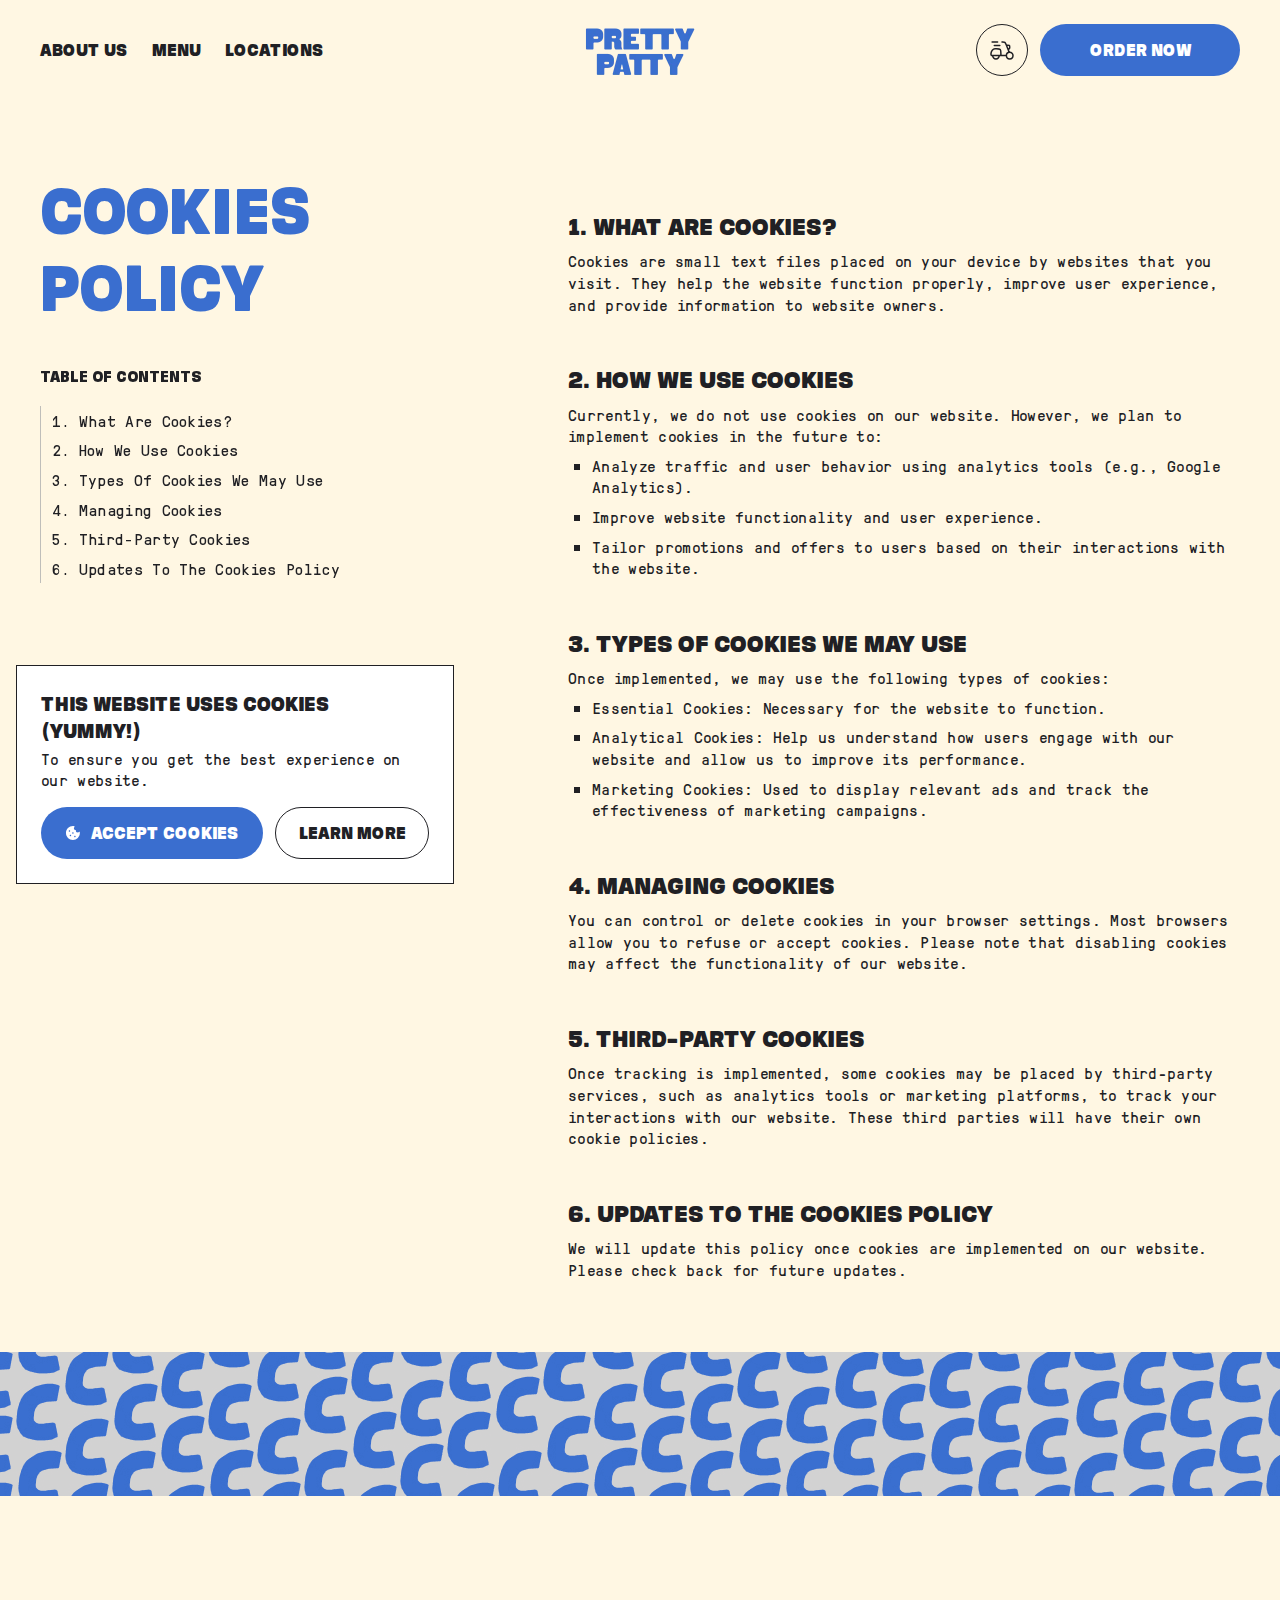
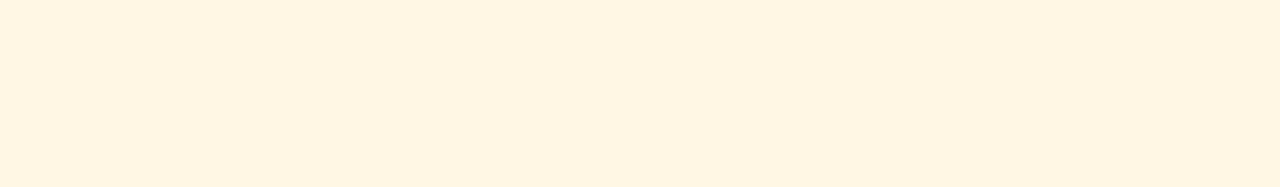
<file: cookies-policy.html>
﻿<!DOCTYPE html><!-- Last Published: Thu Sep 11 2025 11:35:36 GMT+0000 (Coordinated Universal Time) --><html data-wf-domain="www.prettypatty.ch" data-wf-page="6723a27811f61c8861d7d792" data-wf-site="6723a1cf93ba512237855d35" lang="en"><head><meta charset="utf-8"><title>Cookies Policy</title><meta content="Cookies Policy" property="og:title"><meta content="Cookies Policy" property="twitter:title"><meta content="width=device-width, initial-scale=1" name="viewport"><link href="6723a1cf93ba512237855d35/css/pretty-patty-stage.webflow.shared.16df524ba.min.css" rel="stylesheet" type="text/css"><script type="text/javascript">!function(o,c){var n=c.documentElement,t=" w-mod-";n.className+=t+"js",("ontouchstart"in o||o.DocumentTouch&&c instanceof DocumentTouch)&&(n.className+=t+"touch")}(window,document);</script><link href="6723a1cf93ba512237855d35/675837fe37ab9deb236d0f7a_FAVICON-32x32%20%281%29.jpg" rel="shortcut icon" type="image/x-icon"><link href="6723a1cf93ba512237855d35/6758380d60a51d361cecb79d_FAVICON-256x256.jpg" rel="apple-touch-icon"><!-- Google Tag Manager -->
<script>(function(w,d,s,l,i){w[l]=w[l]||[];w[l].push({'gtm.start':
new Date().getTime(),event:'gtm.js'});var f=d.getElementsByTagName(s)[0],
j=d.createElement(s),dl=l!='dataLayer'?'&l='+l:'';j.async=true;j.src=
'https://www.googletagmanager.com/gtm.js?id='+i+dl;f.parentNode.insertBefore(j,f);
})(window,document,'script','dataLayer','GTM-KH5FCPR9');</script>
<!-- End Google Tag Manager -->
<!-- [Attributes by Finsweet] Disable scrolling -->
<script defer="" src="npm/%40finsweet/attributes-scrolldisable%401/scrolldisable.js"></script>
<script async="" src="npm/%40finsweet/cookie-consent%401/fs-cc.js" fs-cc-mode="opt-in"></script></head><body><div class="global-code"><div class="global-css w-embed"><style>
  html.lenis, html.lenis body {
    height: auto;
  }

  .lenis.lenis-smooth {
    scroll-behavior: auto !important;
  }

  .lenis.lenis-smooth [data-lenis-prevent] {
    overscroll-behavior: contain;
  }

  .lenis.lenis-stopped {
    overflow: hidden;
  }

  .lenis.lenis-smooth iframe {
    pointer-events: none;
  }

  :root {
    --column-count: 12;
    --breakout-gutter: minmax(calc(var(--padding-horizontal--main) - var(--grid-gap--main)), 1fr);
    --breakout-remaining: calc(var(--max-width--main) - (var(--padding-horizontal--main) * 2));
    --breakout-start: [full-start] var(--breakout-gutter) [content-start];
    --breakout-end: [content-end] var(--breakout-gutter) [full-end];
    --grid-breakout-single: var(--breakout-start) minmax(0, var(--breakout-remaining)) var(--breakout-end);
    --grid-breakout: var(--breakout-start) repeat(var(--column-count), minmax(0, calc((var(--breakout-remaining) - (var(--grid-gap--main) * (var(--column-count) - 1))) / var(--column-count)))) var(--breakout-end);
  }
  /* Make text look crisper and more legible in all browsers */
  body {
    -webkit-font-smoothing: antialiased;
    -moz-osx-font-smoothing: grayscale;
    font-smoothing: antialiased;
  }

  .color-beige {
    color: var(--color--primary-beige);
  }

  /* Fluid responsive    */
  @media (min-width: 1440px) and (min-height: 900px){
    html {
      font-size: 16px;
    }
  }
  @media (min-width: 1024px) and (max-height: 899px) {
    html{
      font-size: calc(14*(100vw / 1440));
    }
  }
  @media (max-width: 1024px) {
    html {
      font-size: calc(16*(100vw / 1440));
    };
  }
  @media (max-width: 479px) {
    html {
      font-size: calc(16*(100vw / 375));
    }
  }
  @media (min-width: 1921px) {
    html {
      font-size: calc(16*(100vw / 1920));
    };
  }

  svg {
    width: 100%!important;
    height: 100%!important;
  }

  img {
    height: auto;
    vertical-align: middle;
    font-style: italic;
    background-repeat: no-repeat;
    background-size: cover;
    shape-margin: 0.75rem;
  }

  .w-dropdown-btn,
  .w-dropdown-toggle,
  .w-dropdown-link {
    color: inherit;
    text-decoration: inherit;
    font-size: inherit;
  }

  * {
    -webkit-tap-highlight-color: transparent;
  }


  /* Apply "..." after 3 lines of text */
  .text-style-3lines {
    display: -webkit-box;
    overflow: hidden;
    -webkit-line-clamp: 3;
    -webkit-box-orient: vertical;
  }
  
  .delivery-modal__content {
    -ms-overflow-style: none;  /* Internet Explorer 10+ */
    scrollbar-width: none;  /* Firefox */
}
.delivery-modal__content::-webkit-scrollbar { 
    display: none;  /* Safari and Chrome */
}


  /* Apply "..." after 2 lines of text */
  .text-style-2lines {
    display: -webkit-box;
    overflow: hidden;
    -webkit-line-clamp: 2;
    -webkit-box-orient: vertical;
  }

  input:focus {
  }

  :is(a, button):focus-visible {
    outline: 2px solid var(--color--primary-black);
    outline-offset: 2px;
  }

  input:autofill,
  input:autofill:hover, 
  input:autofill:focus {
    text-fill-color: var(--text-black-100);
    -webkit-text-fill-color: var(--text-black-100);
    box-shadow: 0 0 0px 40rem #fff inset;
    -webkit-box-shadow: 0 0 0px 40rem #fff inset;
    caret-color: var(--text-black-100);
  }

  input:-webkit-autofill,
  input:-webkit-autofill:hover, 
  input:-webkit-autofill:focus {
    text-fill-color: var(--text-black-100);
    -webkit-text-fill-color: var(--text-black-100);
    box-shadow: 0 0 0px 40rem #fff inset;
    -webkit-box-shadow: 0 0 0px 40rem #fff inset;
    caret-color: var(--text-black-100);
  }

  .slider-arrow.swiper-button-disabled {
    border-color: var(--color--shades-light-grey);
    color: var(--color--shades-light-grey);
    pointer-events: none;
  }

  .menu-slider__slide:is(.swiper-slide-active, .swiper-slide-prev, .swiper-slide-next) {
    opacity: 1;
  }

  .swiper-pagination-bullet {
    margin: 0 4px;
    background: var(--color--shades-light-grey-2);
    width: 8px;
    height: 8px;
    opacity: 1;
  }

  .swiper-pagination-bullet-active {
    background: var(--color--primary-blue);
  }
  
  .contact-us-text{
  animation: rotateText 10s linear infinite;
  }
  
  .contact-us-btn.black .contact-us-text path{
  	fill: #ffffff;
  }
  
  .delivery-modal-card:hover .delivery-modal-card-image{
  transform: scale(1.2);
  }
  

  @keyframes rotateText {
  0% { transform: rotate(0deg); }
  100% { transform: rotate(360deg); }
}

  @media (hover: hover) and (pointer: fine) and (min-width: 1025px) {
    .btn:hover {
      background: var(--color--shades-light-blue);
    }
    .btn-secondary:hover {
      background: var(--color--primary-beige);
      color: var(--color--secondary-red);
      border-color: var(--color--secondary-red)!important;
    }
    :is(.nav__link, .text-link):hover {
      color: var(--color--secondary-red);
    }
    .nav__link.in-footer:hover {
      color: var(--color--primary-black);
    }
    .slider-arrow:hover {
      background-color: var(--color--secondary-red);
      color: var(--color--primary-white);
    }
    .social__link:hover {
      color: var(--color--primary-blue);
      border-color: var(--color--primary-blue);
    }
    .input:hover {
      background: var(--color--primary-white);
    }
    .input.in-form-2:hover {
      border-color: var(--color--primary-blue);
      color: var(--color--primary-blue);
    }
    .input.in-form-2:hover::placeholder {
      color: var(--color--primary-blue);
    }
    .input.in-form-2:focus::placeholder {
      color: var(--color--primary-blue);
    }
    .input.in-form-2:focus-visible::placeholder {
      color: var(--color--primary-blue);
    }

    .mission__card:hover .mission__card-inner {
      border-color: var(--color--primary-black);
      box-shadow: 6px 6px 0px 0px var(--color--secondary-yellow);
      color: var(--color--primary-black);
    }
  }

  .btn:active {
    background: var(--color--shades-dark-blue);
  }
  .btn-secondary:active {
    background: var(--color--primary-beige);
    color: var(--color--shades-dark-red);
    border-color: var(--color--shades-dark-red)!important;
  }
  .input.in-form-2:not(:placeholder-shown) {
    border-color: var(--color--primary-blue);
    color: var(--color--primary-blue);
  }

  @media (min-height: 900px) and (min-width: 1025px) {
    .mission__card-inner {
      padding: 2.25rem 1rem;
    }
  }

  @media (min-width: 480px) {
    .menu-slider__slide.swiper-slide-next .menu-slide__img-wrap {
      transform: scale(1.75);
    }
    
    .menu-slider__slide.swiper-slide-next .menu-slide__sticker {
      transform: scale(0.8) translate(25%, 0%);
    }

    .menu-slider__slide.swiper-slide-next .menu-slide__info {
      transform: scale(1) translateY(4rem);
    }

    .menu-slider__slide.swiper-slide-next .menu-slide__name {
      transform: scale(1.2);
    }
    
    
    
     .menu-slider__slide.slide-hover .menu-slide__img-wrap {
    	transform: scale(1);
    }
    .menu-slider__slide.slide-hover .menu-slide__sticker {
      transform: scale(1) translate(0%, 0%);
    }
     .menu-slider__slide.slide-hover .menu-slide__info {
      transform: scale(1) translateY(0);
    }
    .menu-slider__slide.slide-hover .menu-slide__name {
      transform: scale(1);
    }

    
     .menu-slider__slide.slide-hover:hover .menu-slide__img-wrap {
    	transform: scale(1.75);
    }
      .menu-slider__slide.slide-hover:hover .menu-slide__sticker {
     transform: scale(0.8) translate(25%, 0%);
    }
      .menu-slider__slide.slide-hover:hover .menu-slide__info {
      transform: scale(1) translateY(4rem);
    }
      .menu-slider__slide.slide-hover:hover .menu-slide__name {
      transform: scale(1.2);
    }
    
    .swiper-wrapper.slides-center{
    	justify-content: center;
    }
    
    .swiper-wrapper.slides-center > :last-child{
    	margin-right: 0 !important;
    }
  }

  @media (max-height: 700px) and (min-width: 991px) {
		.delivery-modal__inner{
    	max-width: 40.25rem;
      max-height: 95vh;
    }
  }

</style></div><div class="global-js w-embed w-script"><script>
  document.addEventListener("DOMContentLoaded", () => {
     
       const parallaxImages = document.querySelectorAll('.banner__image');

// Додаємо слухач події "scroll"
window.addEventListener('scroll', () => {
  const scrollY = window.scrollY;

  // Для кожного елемента змінюємо backgroundPosition
  parallaxImages.forEach((image) => {
    const speed = image.dataset.speed || 0.5; // Швидкість паралаксу, задається через data-speed
    const offset = image.offsetTop; // Відстань від верху сторінки до картинки
    image.style.backgroundPosition = `center ${(scrollY - offset) * speed}px`;
  });
});
    // Change menu bg color on scroll and page load
   /* var menu = $('.contact-us-btn');
	
    // We add or remove a class on scroll, depending on the section we are above and on page load
    var sections = $('.section, footer');

    function updateMenuColor() {
      var menuTop = menu.offset().top + (menu.height()/2);
      var currentSection = null;
	
    		
      sections.each(function() {
        var sectionTop = $(this).offset().top;
        var sectionBottom = sectionTop + $(this).outerHeight();

        if (menuTop >= sectionTop && menuTop < sectionBottom) {
          currentSection = $(this);
          return false;
        }
      });

      if (currentSection) {
    
        var sectionBackground = currentSection.data('background');
       
        if (sectionBackground === 'white') {
        
          menu.removeClass('black').addClass('white');
        } else if (sectionBackground === 'black') {
          menu.removeClass('white').addClass('black');
        }
      }
    }

    updateMenuColor();
    $(window).scroll(updateMenuColor);*/

const card1 = document.getElementById("location-card1");
const card2 = document.getElementById("location-card2");

// Функція для зменшення картки
function scaleDown(card) {
  card.style.transform = "scale(0.97)";
}

// Функція для повернення до початкового розміру
function scaleUp(card) {
  card.style.transform = "scale(1)";
}

// Додаємо обробники подій для першої картки
card1.addEventListener("mouseenter", () => scaleDown(card2));
card1.addEventListener("mouseleave", () => scaleUp(card2));

// Додаємо обробники подій для другої картки
card2.addEventListener("mouseenter", () => scaleDown(card1));
card2.addEventListener("mouseleave", () => scaleUp(card1));

  });
  
  

</script></div></div><div class="page-code"><div class="page-css w-embed"><style>
.anchor-link.w--current {
	color: var(--color--primary-blue);
 
}

.policy__main-list > :not(:first-child) {
	padding-top: 3rem;
}

.anchor-link::before {
	content:'';
  display:block;
  height: 100%;
  width: 1px;
  background: #AFAFAF;
  opacity: 0.8;
  position: absolute;
  left: 0;
}

.anchor-link.w--current::before {
	 background: var(--color--primary-blue);
   opacity: 1;
   width: 2px;
}


</style></div></div><div class="page-wrapper"><div data-animation="over-right" class="nav w-nav" data-easing2="ease" fs-scrolldisable-element="smart-nav" data-easing="ease" data-collapse="tiny" role="banner" data-duration="400" data-doc-height="1"><div class="container in-nav"><nav role="navigation" class="nav__menu-wrap w-nav-menu"><div class="nav__menu"><ul role="list" class="nav__links"><li><a href="about-us.html" class="nav__link w-inline-block"><div>about us</div></a></li><li><a href="menu.html" class="nav__link w-inline-block"><div>Menu</div></a></li><li><a href="locations.html" class="nav__link w-inline-block"><div>Locations</div></a></li><li></li></ul><div class="cta in-nav one-icon"><a scroll="disable" id="w-node-_0b7b9196-ea08-6b03-d762-a887b490f0f1-b490f0d2" data-w-id="0b7b9196-ea08-6b03-d762-a887b490f0f1" href="#" class="btn btn-secondary v2 w-inline-block"><div class="btn-icon w-embed"><svg xmlns="http://www.w3.org/2000/svg" width="100%" height="100%" viewbox="0 0 24 24" fill="none">
<path d="M16.4 17.6C16.4 19.4778 17.8775 21 19.7 21C21.5225 21 23 19.4778 23 17.6C23 15.7222 21.5225 14.2 19.7 14.2C17.8775 14.2 16.4 15.7222 16.4 17.6ZM16.4 17.6L10.9 17.5997M10.9 17.5997V15.7452C10.9 13.4136 10.9 12.249 10.2554 11.5245C9.6108 10.8 8.5746 10.8 6.5 10.8H5.84C5.4319 10.8 5.2273 10.8 5.0546 10.8148C4.01011 10.9072 3.02922 11.4154 2.28838 12.248C1.54754 13.0807 1.09536 14.1831 1.0132 15.357C1 15.5511 1 15.7823 1 16.2398C1 16.3547 1 16.4128 1.0033 16.4598C1.02373 16.7535 1.1368 17.0293 1.32214 17.2376C1.50747 17.4459 1.75289 17.573 2.0142 17.596C2.07942 17.5994 2.14471 17.6006 2.21 17.5997H10.9ZM4.3 7.39972H9.8M2.1 4H7.6M12 4H12.5421C13.7772 4 14.3942 4 14.8901 4.38122C15.387 4.76117 15.6631 5.44713 16.2145 6.81903L19.1867 14.2M18.3068 11.65L19.006 11.01C19.276 10.7626 19.4115 10.6402 19.5049 10.4783C19.5689 10.3689 19.6185 10.2475 19.6517 10.1187C19.7 9.92875 19.7 9.72093 19.7 9.30528C19.7 8.51733 19.7 8.12462 19.5645 7.8301C19.4735 7.6325 19.3417 7.46873 19.1826 7.3558C18.9464 7.1875 18.6282 7.1875 17.9947 7.1875H16.62M9.25 17.6C9.25 18.5017 8.90232 19.3665 8.28345 20.0042C7.66458 20.6418 6.82521 21 5.95 21C5.07479 21 4.23542 20.6418 3.61655 20.0042C2.99768 19.3665 2.65 18.5017 2.65 17.6" stroke="#202024" stroke-width="1.5" stroke-linecap="round"></path>
</svg></div></a><a id="w-node-_0b7b9196-ea08-6b03-d762-a887b490f0f4-b490f0d2" href="https://prettypatty.5loyalty.com/order" target="_blank" class="btn is-nav-order w-inline-block"><div>order now</div></a></div></div></nav><a href="index.htm" data-logo="main-logo-link" aria-label="domore-logo" id="w-node-_0b7b9196-ea08-6b03-d762-a887b490f0ee-b490f0d2" class="logo in-nav w-nav-brand"><img width="120" height="57" alt="logo" src="6723a1cf93ba512237855d35/6723a1cf93ba512237855d5d_logo.webp" loading="lazy" data-logo="main"></a><div id="w-node-_0b7b9196-ea08-6b03-d762-a887b490f0f7-b490f0d2" class="burger w-nav-button"><div class="burger__box"><div class="burger__open w-embed"><svg xmlns="http://www.w3.org/2000/svg" width="24" height="24" viewbox="0 0 24 24" fill="none">
  <g clip-path="url(#clip0_490_863)">
    <path d="M4 6H20" stroke="currentcolor" stroke-width="2" stroke-linecap="round" stroke-linejoin="round"></path>
    <path d="M4 12H20" stroke="currentcolor" stroke-width="2" stroke-linecap="round" stroke-linejoin="round"></path>
    <path d="M4 18H20" stroke="currentcolor" stroke-width="2" stroke-linecap="round" stroke-linejoin="round"></path>
  </g>
  <defs>
    <clippath id="clip0_490_863">
      <rect width="24" height="24" fill="white"></rect>
    </clippath>
  </defs>
</svg></div><div class="burger__close w-embed"><svg xmlns="http://www.w3.org/2000/svg" width="24" height="24" viewbox="0 0 24 24" fill="none">
  <path d="M21 21L12 12M12 12L3 3M12 12L21.0001 3M12 12L3 21.0001" stroke="currentcolor" stroke-width="2" stroke-linecap="round" stroke-linejoin="round"></path>
</svg></div></div></div></div></div><div class="main-wrapper"><div id="offset-section" class="offset-section"></div><section data-background="white" class="section top"><div class="page-padding"><div class="w-layout-blockcontainer container w-container"><div data-sync-scroll-items="" class="wrap policy__wrap"><div class="anchor-links-wrap"><h1 class="anchor__title">Cookies Policy</h1><div id="anchor-links" class="anchor-links"><p class="anchor__subtitle">Table of Contents</p><a data-link="theme-1" href="#" class="anchor-link w-inline-block"><p class="anchor-counter">1.</p><p class="anchor-link-text">What Are Cookies?</p></a><a data-link="theme-2" href="#" class="anchor-link w-inline-block"><p class="anchor-counter">2.</p><p class="anchor-link-text">How We Use Cookies</p></a><a data-link="theme-3" href="#" class="anchor-link w-inline-block"><p class="anchor-counter">3.</p><p class="anchor-link-text">Types of Cookies We May Use</p></a><a data-link="theme-4" href="#" class="anchor-link w-inline-block"><p class="anchor-counter">4.</p><p class="anchor-link-text">Managing Cookies</p></a><a data-link="theme-5" href="#" class="anchor-link w-inline-block"><p class="anchor-counter">5.</p><p class="anchor-link-text">Third-Party Cookies</p></a><a data-link="theme-6" href="#" class="anchor-link w-inline-block"><p class="anchor-counter">6.</p><p class="anchor-link-text">Updates to the Cookies Policy</p></a></div></div><div class="policy__right"><div class="policy__box"><ul data-items="" role="list" class="policy__main-list"><li data-theme="theme-1" class="policy__main-item"><h2 class="policy-head">1. What Are Cookies?</h2><p class="policy-text">Cookies are small text files placed on your device by websites that you visit. They help the website function properly, improve user experience, and provide information to website owners.</p></li><li data-theme="theme-2" class="policy__main-item"><h2 class="policy-head">2. How We Use Cookies</h2><p class="policy-text">Currently, we do not use cookies on our website. However, we plan to implement cookies in the future to:</p><ul role="list" class="policy-inner-list"><li class="policy-inner-item">Analyze traffic and user behavior using analytics tools (e.g., Google Analytics).</li><li class="policy-inner-item">Improve website functionality and user experience.</li><li class="policy-inner-item">Tailor promotions and offers to users based on their interactions with the website.</li></ul></li><li data-theme="theme-3" class="policy__main-item"><h2 class="policy-head">3. Types of Cookies We May Use</h2><p class="policy-text">Once implemented, we may use the following types of cookies:</p><ul role="list" class="policy-inner-list"><li class="policy-inner-item">Essential Cookies: Necessary for the website to function.</li><li class="policy-inner-item">Analytical Cookies: Help us understand how users engage with our website and allow us to improve its performance.</li><li class="policy-inner-item">Marketing Cookies: Used to display relevant ads and track the effectiveness of marketing campaigns.</li></ul></li><li data-theme="theme-4" class="policy__main-item"><h2 class="policy-head">4. Managing Cookies</h2><p class="policy-text">You can control or delete cookies in your browser settings. Most browsers allow you to refuse or accept cookies. Please note that disabling cookies may affect the functionality of our website.</p></li><li data-theme="theme-5" class="policy__main-item"><h2 class="policy-head">5. Third-Party Cookies</h2><p class="policy-text">Once tracking is implemented, some cookies may be placed by third-party services, such as analytics tools or marketing platforms, to track your interactions with our website. These third parties will have their own cookie policies.</p></li><li data-theme="theme-6" class="policy__main-item"><h2 class="policy-head">6. Updates to the Cookies Policy</h2><p class="policy-text">We will update this policy once cookies are implemented on our website. Please check back for future updates.</p></li></ul></div></div></div></div></div><div class="banner p-locations-banner"><div class="banner__image"></div></div></section></div><div class="cookie-popup-wrap"><div fs-cc="banner" class="cookie-popup"><div class="cookie-text-wrap"><p class="cookie-title">This website uses cookies (yummy!)</p><p class="cookie-text">To ensure you get the best experience on our website.</p></div><div class="cookie-btn-wrap"><button fs-cc="allow" class="btn in-cookie"><div class="cookie-icon w-embed"><svg xmlns="http://www.w3.org/2000/svg" width="20" height="20" viewbox="0 0 20 20" fill="none">
<path d="M10 1.25C5.1675 1.25 1.25 5.1675 1.25 10C1.25 14.8325 5.1675 18.75 10 18.75C14.8325 18.75 18.75 14.8325 18.75 10C18.75 9.645 18.7292 9.295 18.6875 8.95C18.673 8.8297 18.6239 8.7162 18.5462 8.6233C18.4684 8.5304 18.3653 8.46211 18.2494 8.42675C18.1335 8.39139 18.0098 8.39047 17.8934 8.42412C17.777 8.45776 17.6729 8.52452 17.5938 8.61625C17.288 8.97102 16.8764 9.21827 16.4196 9.32163C15.9627 9.42499 15.4848 9.37899 15.0561 9.19041C14.6273 9.00184 14.2705 8.68063 14.0379 8.27406C13.8054 7.86749 13.7095 7.39702 13.7644 6.93188C13.7739 6.84972 13.7671 6.76648 13.7442 6.68699C13.7213 6.6075 13.6829 6.53334 13.6312 6.46881C13.5794 6.40428 13.5154 6.35066 13.4428 6.31107C13.3702 6.27147 13.2904 6.24668 13.2081 6.23813C12.7916 6.19431 12.3964 6.03184 12.0695 5.77003C11.7427 5.50822 11.4978 5.15807 11.3641 4.76119C11.2303 4.36431 11.2133 3.93738 11.3151 3.53112C11.4168 3.12486 11.6331 2.75635 11.9381 2.46938C12.0219 2.39028 12.0823 2.28955 12.1124 2.17832C12.1426 2.06708 12.1414 1.94968 12.109 1.83908C12.0766 1.72848 12.0142 1.62899 11.9288 1.55162C11.8434 1.47424 11.7383 1.42198 11.625 1.40063C11.0892 1.29991 10.5452 1.24948 10 1.25ZM10 10.9375C9.75136 10.9375 9.5129 10.8387 9.33709 10.6629C9.16127 10.4871 9.0625 10.2486 9.0625 10C9.0625 9.75136 9.16127 9.51291 9.33709 9.33709C9.5129 9.16128 9.75136 9.0625 10 9.0625C10.2486 9.0625 10.4871 9.16128 10.6629 9.33709C10.8387 9.51291 10.9375 9.75136 10.9375 10C10.9375 10.2486 10.8387 10.4871 10.6629 10.6629C10.4871 10.8387 10.2486 10.9375 10 10.9375ZM7.8125 13.125C7.8125 13.2481 7.78825 13.37 7.74114 13.4838C7.69402 13.5975 7.62497 13.7009 7.53791 13.7879C7.45086 13.875 7.34751 13.944 7.23377 13.9911C7.12002 14.0383 6.99811 14.0625 6.875 14.0625C6.75189 14.0625 6.62998 14.0383 6.51623 13.9911C6.40249 13.944 6.29914 13.875 6.21209 13.7879C6.12503 13.7009 6.05598 13.5975 6.00886 13.4838C5.96175 13.37 5.9375 13.2481 5.9375 13.125C5.9375 12.8764 6.03627 12.6379 6.21209 12.4621C6.3879 12.2863 6.62636 12.1875 6.875 12.1875C7.12364 12.1875 7.3621 12.2863 7.53791 12.4621C7.71373 12.6379 7.8125 12.8764 7.8125 13.125ZM5.625 8.4375C5.37636 8.4375 5.1379 8.33873 4.96209 8.16292C4.78627 7.9871 4.6875 7.74864 4.6875 7.5C4.6875 7.25136 4.78627 7.01291 4.96209 6.83709C5.1379 6.66128 5.37636 6.5625 5.625 6.5625C5.87364 6.5625 6.1121 6.66128 6.28791 6.83709C6.46373 7.01291 6.5625 7.25136 6.5625 7.5C6.5625 7.74864 6.46373 7.9871 6.28791 8.16292C6.1121 8.33873 5.87364 8.4375 5.625 8.4375ZM13.4375 14.375C13.4375 14.6236 13.3387 14.8621 13.1629 15.0379C12.9871 15.2137 12.7486 15.3125 12.5 15.3125C12.2514 15.3125 12.0129 15.2137 11.8371 15.0379C11.6613 14.8621 11.5625 14.6236 11.5625 14.375C11.5625 14.1264 11.6613 13.8879 11.8371 13.7121C12.0129 13.5363 12.2514 13.4375 12.5 13.4375C12.7486 13.4375 12.9871 13.5363 13.1629 13.7121C13.3387 13.8879 13.4375 14.1264 13.4375 14.375Z" fill="white"></path>
</svg></div><div>Accept cookies</div></button><a href="cookies-policy.html" aria-current="page" class="btn btn-secondary in-cookie w-inline-block w--current"><div>Learn more</div></a></div></div></div><footer data-background="black" data-w-id="54341c44-f81e-36ad-4d33-ecf225a4c746" class="footer"><div class="page-padding"><div class="w-layout-blockcontainer container w-container"><div class="wrap footer-wrap"><div class="footer-top"><a href="index.htm" data-logo="main-logo-link" aria-label="domore-logo" id="w-node-_54341c44-f81e-36ad-4d33-ecf225a4c74b-25a4c746" class="logo in-footer w-nav-brand"><img width="120" height="57" alt="logo" src="6723a1cf93ba512237855d35/6723a1cf93ba512237855d5d_logo.webp" loading="lazy" data-logo="main"></a><ul id="w-node-_54341c44-f81e-36ad-4d33-ecf225a4c74d-25a4c746" role="list" class="footer__links"><li><a href="about-us.html" class="nav__link in-footer w-inline-block"><p>about us</p></a></li><li><a href="#" scroll="disable" data-w-id="54341c44-f81e-36ad-4d33-ecf225a4c75f" class="nav__link in-footer w-inline-block"><p>Delivery</p></a></li><li id="w-node-_54341c44-f81e-36ad-4d33-ecf225a4c752-25a4c746"><a href="menu.html" class="nav__link in-footer w-inline-block"><p>Menu</p></a></li><li></li><li id="w-node-_54341c44-f81e-36ad-4d33-ecf225a4c756-25a4c746"><a href="locations.html" class="nav__link in-footer w-inline-block"><p>Location</p></a></li></ul><div class="footer-right"><div class="footer-social-wrap"><div id="w-node-_54341c44-f81e-36ad-4d33-ecf225a4c762-25a4c746" class="social"><a href="https://www.instagram.com/prettypatty.burger/" target="_blank" class="social__link w-inline-block"><div class="socail__embed inst-icon w-embed"><svg width="18" height="18" viewbox="0 0 18 18" fill="none" xmlns="http://www.w3.org/2000/svg">
<path d="M13.4954 0H4.50458C2.0207 0 0 2.02129 0 4.50591V12.7336C0 15.2183 2.0207 17.2395 4.50458 17.2395H13.4954C15.9793 17.2395 18 15.2183 18 12.7336V4.50591C18 2.02129 15.9793 0 13.4954 0ZM1.58908 4.50591C1.58908 2.89804 2.89718 1.58954 4.50458 1.58954H13.4954C15.1028 1.58954 16.4109 2.89804 16.4109 4.50591V12.7336C16.4109 14.3415 15.1028 15.65 13.4954 15.65H4.50458C2.89718 15.65 1.58908 14.3415 1.58908 12.7336V4.50591Z" fill="#202024"></path>
<path d="M9.00009 12.8102C11.3099 12.8102 13.1901 10.9305 13.1901 8.61899C13.1901 6.30748 11.3109 4.42773 9.00009 4.42773C6.68926 4.42773 4.81006 6.30748 4.81006 8.61899C4.81006 10.9305 6.68926 12.8102 9.00009 12.8102ZM9.00009 6.01829C10.4344 6.01829 11.601 7.18525 11.601 8.62001C11.601 10.0548 10.4344 11.2217 9.00009 11.2217C7.56575 11.2217 6.39913 10.0548 6.39913 8.62001C6.39913 7.18525 7.56575 6.01829 9.00009 6.01829Z" fill="#202024"></path>
<path d="M13.5778 5.10451C14.1998 5.10451 14.7067 4.59842 14.7067 3.97523C14.7067 3.35204 14.2008 2.84595 13.5778 2.84595C12.9548 2.84595 12.4489 3.35204 12.4489 3.97523C12.4489 4.59842 12.9548 5.10451 13.5778 5.10451Z" fill="#202024"></path>
</svg></div></a><a href="https://www.linkedin.com/company/91573087" target="_blank" class="social__link w-inline-block"><div class="socail__embed w-embed"><svg width="100%" height="100%" viewbox="0 0 25 25" fill="none" xmlns="http://www.w3.org/2000/svg">
  <path d="M5.77303 8.68021C5.42176 8.35406 5.24707 7.95036 5.24707 7.47002C5.24707 6.98969 5.42269 6.56822 5.77303 6.24115C6.1243 5.915 6.57647 5.75146 7.13047 5.75146C7.68447 5.75146 8.1189 5.915 8.46923 6.24115C8.8205 6.56729 8.99519 6.97754 8.99519 7.47002C8.99519 7.96251 8.81957 8.35406 8.46923 8.68021C8.11796 9.00635 7.67233 9.16989 7.13047 9.16989C6.58862 9.16989 6.1243 9.00635 5.77303 8.68021ZM8.69999 10.5511V20.5503H5.54134V10.5511H8.69999Z" fill="currentcolor"></path>
  <path d="M19.2132 11.5389C19.9017 12.2865 20.2455 13.3126 20.2455 14.619V20.3737H17.2457V15.0246C17.2457 14.3658 17.0747 13.8537 16.7337 13.4892C16.3927 13.1247 15.9331 12.9416 15.3576 12.9416C14.7821 12.9416 14.3225 13.1238 13.9815 13.4892C13.6405 13.8537 13.4695 14.3658 13.4695 15.0246V20.3737H10.452V10.5231H13.4695V11.8295C13.775 11.394 14.187 11.0501 14.7046 10.7969C15.2222 10.5436 15.8042 10.4175 16.4516 10.4175C17.6044 10.4175 18.5256 10.7913 19.2132 11.538V11.5389Z" fill="currentcolor"></path>
</svg></div></a></div><a href="https://prettypatty.5loyalty.com/login" class="btn btn-secondary in-footer w-inline-block"><div>Loyalty program</div></a></div><div class="footer-contact-wrap"><p class="footer-contact-title">Сontact us:</p><a href="mailto:hello@prettypatty.ch" class="footer-contact-link-wrap w-inline-block"><img src="6723a1cf93ba512237855d35/6735b9f37049694d96095db9_Mail.svg" loading="lazy" alt="" class="footer-contact-icon"><p class="footer-contact-link">hello@prettypatty.ch</p></a></div></div></div><div class="footer-bottom"><div class="footer__divider"></div><a href="terms-conditions.html" class="text-secondary-14 color-beige">Terms of Service</a><a href="privacy-policy.html" class="text-secondary-14 color-beige">Privacy Policy</a><a href="cookies-policy.html" aria-current="page" class="text-secondary-14 color-beige w--current">Cookies</a><div id="w-node-_54341c44-f81e-36ad-4d33-ecf225a4c77b-25a4c746" class="text-secondary-14 color-beige">© 2024, Prettypatty All Rights Reserved.</div></div></div></div></div></footer><div class="delivery-modal"><div class="delivery-modal__inner"><div class="delivery-modal-header-mob"><a href="index.htm" class="logo-link w-inline-block"><img src="6723a1cf93ba512237855d35/672cf559bc8cfc135ac068bf_Frame%201686556912.webp" loading="lazy" alt="" class="delivery-modal-logo"></a><img src="6723a1cf93ba512237855d35/672cf52a5773455ada0cca3d_Close_LG.svg" loading="lazy" data-w-id="3120d1d2-1d10-1c53-7493-997000b91e8a" scroll="enable" alt="" class="close-img close-img-white"></div><div class="delivery-modal__content"><div class="delivery-modal__content-inner"><p class="delivery-modal-title">Choose Your Delivery Location</p><div class="delivery-modal-list"><a id="location-card1" href="https://www.ubereats.com/ch/store/pretty-patty-plainpalais/JgEEeAFJX1yr4j7j-LiLbw?srsltid=AfmBOorhfPrDU4BD96TctSd4aObv1pcW_XVhpZpGotOitGtlhuKpv_A8" target="_blank" class="delivery-modal-card card-1 w-inline-block"><div class="delivery-modal-card-inner"><div class="delivery-modal-image-wrap"><img src="6723a1cf93ba512237855d35/672ce5b366bd0adfc0a8d358_Illustration-Photo%20%2840%29.webp" loading="lazy" sizes="100vw" srcset="6723a1cf93ba512237855d35/672ce5b366bd0adfc0a8d358_Illustration-Photo%20%2840%29-p-500.webp 500w, 6723a1cf93ba512237855d35/672ce5b366bd0adfc0a8d358_Illustration-Photo%20%2840%29.webp 762w" alt="" class="delivery-modal-card-image"><img src="6723a1cf93ba512237855d35/672dcf10f690397bc63b6589_Illustration-Photo%20%2843%29.webp" loading="lazy" sizes="100vw" srcset="6723a1cf93ba512237855d35/672dcf10f690397bc63b6589_Illustration-Photo%20%2843%29-p-500.webp 500w, 6723a1cf93ba512237855d35/672dcf10f690397bc63b6589_Illustration-Photo%20%2843%29.webp 686w" alt="" class="delivery-modal-card-image-mob"><img src="6723a1cf93ba512237855d35/672dcce420545cb92d162fa4_Stickers.webp" loading="lazy" alt="" class="delivery-modal-icon"></div><div class="delivery-modal-card-info"><p class="delivery-modal-city">Plainpalais</p><p class="delivery-modal-description">AV. HENRI-DUNANT 12 – 1205 GENEVA</p></div></div></a><a id="location-card2" href="https://www.ubereats.com/ch/store/pretty-patty-mont-blanc/7i2E1eBsUfKi78RBjhJ5kg?srsltid=AfmBOooZyB975v3VgKW6E4Z6fkhS_m9tkC-JQWTuMOnRNCLg8ED8l30A" target="_blank" class="delivery-modal-card card-2 w-inline-block"><div class="delivery-modal-card-inner"><div class="delivery-modal-image-wrap"><img src="6723a1cf93ba512237855d35/672dcc5c01537512846ec062_Frame%201686556908.webp" loading="lazy" width="381" height="299" alt="" srcset="6723a1cf93ba512237855d35/672dcc5c01537512846ec062_Frame%201686556908-p-500.webp 500w, 6723a1cf93ba512237855d35/672dcc5c01537512846ec062_Frame%201686556908.webp 762w" sizes="(max-width: 479px) 100vw, 381px" class="delivery-modal-card-image"><img src="6723a1cf93ba512237855d35/672dcecaac5dcacecfba36dc_Illustration-Photo%20%2842%29.webp" loading="lazy" sizes="100vw" srcset="6723a1cf93ba512237855d35/672dcecaac5dcacecfba36dc_Illustration-Photo%20%2842%29-p-500.webp 500w, 6723a1cf93ba512237855d35/672dcecaac5dcacecfba36dc_Illustration-Photo%20%2842%29.webp 686w" alt="" class="delivery-modal-card-image-mob"><img src="6723a1cf93ba512237855d35/672dcdaad8004489b3110a29_Stickers%20%281%29%20%281%29.webp" loading="lazy" alt="" class="delivery-modal-icon right"></div><div class="delivery-modal-card-info"><p class="delivery-modal-city">Mont-Blanc</p><p class="delivery-modal-description">Rue François-Bonivard 6 – 1201 GENEVA</p></div></div></a></div></div><img src="6723a1cf93ba512237855d35/672ce4401d85958fb5d22bcc_Banner%20Print.webp" loading="lazy" sizes="100vw" srcset="6723a1cf93ba512237855d35/672ce4401d85958fb5d22bcc_Banner%20Print-p-500.webp 500w, 6723a1cf93ba512237855d35/672ce4401d85958fb5d22bcc_Banner%20Print-p-800.webp 800w, 6723a1cf93ba512237855d35/672ce4401d85958fb5d22bcc_Banner%20Print-p-1080.webp 1080w, 6723a1cf93ba512237855d35/672ce4401d85958fb5d22bcc_Banner%20Print-p-1600.webp 1600w, 6723a1cf93ba512237855d35/672ce4401d85958fb5d22bcc_Banner%20Print.webp 1736w" alt="" class="delivery-modal-image"><img src="6723a1cf93ba512237855d35/672cf6f5e7b125d1be18a885_Banner%20Print%20%281%29.webp" loading="lazy" sizes="100vw" srcset="6723a1cf93ba512237855d35/672cf6f5e7b125d1be18a885_Banner%20Print%20%281%29-p-500.webp 500w, 6723a1cf93ba512237855d35/672cf6f5e7b125d1be18a885_Banner%20Print%20%281%29.webp 750w" alt="" class="delivery-modal-image delivery-modal-image-mob"></div><img src="6723a1cf93ba512237855d35/672cea4bfc6ed88b36ab76ac_Close_LG.svg" loading="lazy" data-w-id="3120d1d2-1d10-1c53-7493-997000b91ea0" scroll="enable" alt="" class="close-img"></div><div scroll="enable" data-w-id="3120d1d2-1d10-1c53-7493-997000b91ea1" class="delivery-modal-overlay"></div></div></div><script src="js/jquery-3.5.1.min.dc5e7f18c8.js?site=6723a1cf93ba512237855d35" type="text/javascript" integrity="sha256-9/aliU8dGd2tb6OSsuzixeV4y/faTqgFtohetphbbj0=" crossorigin="anonymous"></script><script src="6723a1cf93ba512237855d35/js/webflow.schunk.36b8fb49256177c8.js" type="text/javascript"></script><script src="6723a1cf93ba512237855d35/js/webflow.schunk.8654112bfb7758c3.js" type="text/javascript"></script><script src="6723a1cf93ba512237855d35/js/webflow.9d345240.2724a1bc01843df2.js" type="text/javascript"></script><!-- Google Tag Manager (noscript) -->
<noscript><iframe src="https://www.googletagmanager.com/ns.html?id=GTM-KH5FCPR9" height="0" width="0" style="display:none;visibility:hidden"></iframe></noscript>
<!-- End Google Tag Manager (noscript) -->
<script src="lenis%401.1.2/dist/lenis.min.js"></script>
<script>
   var Webflow = Webflow || [];
  var $body = $(document.body);
  var $navContainer = $(".in-nav");

  var scrollPosition = 0;

  Webflow.push(function () {
    $('[scroll=disable]').on('click', function () {
      var oldWidth = $body.innerWidth();
      scrollPosition = window.pageYOffset;
      $body.css('overflow', 'hidden');
      $body.css('width', '100%');
   
    });
    $('[scroll=enable]').on('click', function () {
      if ($body.css('overflow') != 'hidden') { scrollPosition = window.pageYOffset; }
      $body.css('overflow', '');
      $body.css('position', '');
      $body.css('top', '');
      $body.css('width', '100%');
      
      $(window).scrollTop(scrollPosition);
    });
    $('[scroll=both]').on('click', function () {
      if ($body.css('overflow') != 'hidden') {
        var oldWidth = $body.innerWidth();
        scrollPosition = window.pageYOffset;
        $body.css('overflow', 'hidden');
        $navContainer.addClass('open');
        $body.css('width', '100%');
        $(window).scrollTop(scrollPosition-1);

      } else {
        $body.css('overflow', '');
        $body.css('position', '');
        $body.css('top', '');
        $navContainer.removeClass('open');
        $body.css('width', '100%');
        $(window).scrollTop(scrollPosition);

      }
    });
  });
  
  
  const lenis = new Lenis({
    duration: 1.2,
    easing: (t) => Math.min(1, 1.001 - Math.pow(2, -10 * t)),
    gestureDirection: 'vertical', // vertical, horizontal, both
    smooth: true,
    mouseMultiplier: 1,
    smoothTouch: false,
    touchMultiplier: 2,
    infinite: false,
  })

  lenis.on('scroll', (e) => {
  })

  function raf(time) {
    lenis.raf(time)
    requestAnimationFrame(raf)
  }

  requestAnimationFrame(raf)
</script><script>
  const scrollTo = (element, to, duration, callback) => {
    const start = element.scrollTop;
    const change = to - start;
    const startDate = Date.now();
    const easeInOutQuad = (t, b, c, d) => {
      t /= d / 2;
      if (t < 1) return (c / 2) * t * t + b;
      t--;
      return (-c / 2) * (t * (t - 2) - 1) + b;
    };
    const animateScroll = () => {
      const currentDate = Date.now();
      const currentTime = currentDate - startDate;
      element.scrollTop = parseInt(easeInOutQuad(currentTime, start, change, duration));
      if (currentTime < duration) {
        requestAnimationFrame(animateScroll);
      } else {
        element.scrollTop = to;
        if (typeof callback === 'function') {
          callback();
        }
      }
    };
    animateScroll();
  };
  class SyncScrollItems {
    constructor($holder) {
      this.$holder = $holder;
      this.$itemsHolder = this.$holder.querySelector('[data-items]');
      this.$themes = this.$holder.querySelectorAll('[data-theme]');
      this.$links = this.$holder.querySelectorAll('[data-link]');
      this.detectScroll = this.detectScroll.bind(this);
      this.handleScrollTo = this.handleScrollTo.bind(this);
      this.destroy = this.destroy.bind(this);
    }
    init() {
      this.$holder.addEventListener('click', this.handleScrollTo);
      window.addEventListener('scroll', this.detectScroll);
      this.detectScroll();
    }
    handleScrollTo(e) {
      const $target = e.target.closest('[data-link]') || null;
      if ($target) {
        e.preventDefault();
        const name = $target.getAttribute('data-link');
        const $currentTheme =
              [...this.$themes].find(
                item => item.getAttribute('data-theme') === name
              ) || null;
        if ($currentTheme) {
          this.$links.forEach($link => {
            if ($link !== $target) {
              $link.classList.remove('w--current');
            }
          });
          $target.classList.add('w--current');
          this.$holder.classList.add('is-scrolling');
          const offsetSection = document.querySelector('#offset-section').getBoundingClientRect().height;
     
          const height  = this.$holder.getBoundingClientRect().top + document.documentElement.scrollTop - offsetSection;
          const viewport = $currentTheme.offsetTop +  height;
          this.$themes.forEach($theme => {
            if ($theme !== $currentTheme) {
              $theme.classList.remove('w--current');
            }
          });
          $currentTheme.classList.add('w--current');
          scrollTo(document.documentElement, viewport, 600, () => {
            requestAnimationFrame(() => {
              this.$holder.classList.remove('is-scrolling');
              $target.classList.add('w--current');
            });
          });
        }
      }
    }
    detectScroll() {
      const scrollY = window.pageYOffset;
      const offsetSection = document.querySelector('#offset-section').getBoundingClientRect().height;
     
      const headerHeight = this.$itemsHolder.getBoundingClientRect().top + document.documentElement.scrollTop - offsetSection;
      const sectionHeight = this.$itemsHolder.offsetHeight;
      const sectionTop = this.$itemsHolder.offsetTop + headerHeight;
      if (
        scrollY > sectionTop &&
        scrollY <= sectionTop + sectionHeight &&
        !this.$holder.classList.contains('is-scrolling')
      ) {
        this.$themes.forEach($themeCurrent => {
          const currentHeight = $themeCurrent.offsetHeight;
          const currentTop = $themeCurrent.offsetTop + headerHeight;
          const name = $themeCurrent.getAttribute('data-theme');
          const $currentLink = [...this.$links].find(link => link.getAttribute('data-link') === name);
          if (scrollY > currentTop && scrollY <= currentTop + currentHeight) {
            $currentLink.classList.add('w--current');
            $themeCurrent.classList.add('w--current');
          } else {
            $currentLink.classList.remove('w--current');
            $themeCurrent.classList.remove('w--current');
          }
        });
      } else {
        return;
      }
    }
    destroy() {
      this.$holder.classList.remove('is-scrolling');
      window.removeEventListener('scroll', this.detectScroll);
      this.$holder.removeEventListener('click', this.handleScrollTo);
    }
  }
  const $holder = document.querySelector('[data-sync-scroll-items]');
  if ($holder) {
    let syncScrollItems = null;
    let clickActiveItems = null;
    if (syncScrollItems !== null) {
      syncScrollItems.destroy();
      syncScrollItems = null;
    }
    if (clickActiveItems !== null) {
      clickActiveItems();
      clickActiveItems = null;
    }
    syncScrollItems = new SyncScrollItems($holder);
    syncScrollItems.init();
  }

  
</script></body></html>
</file>
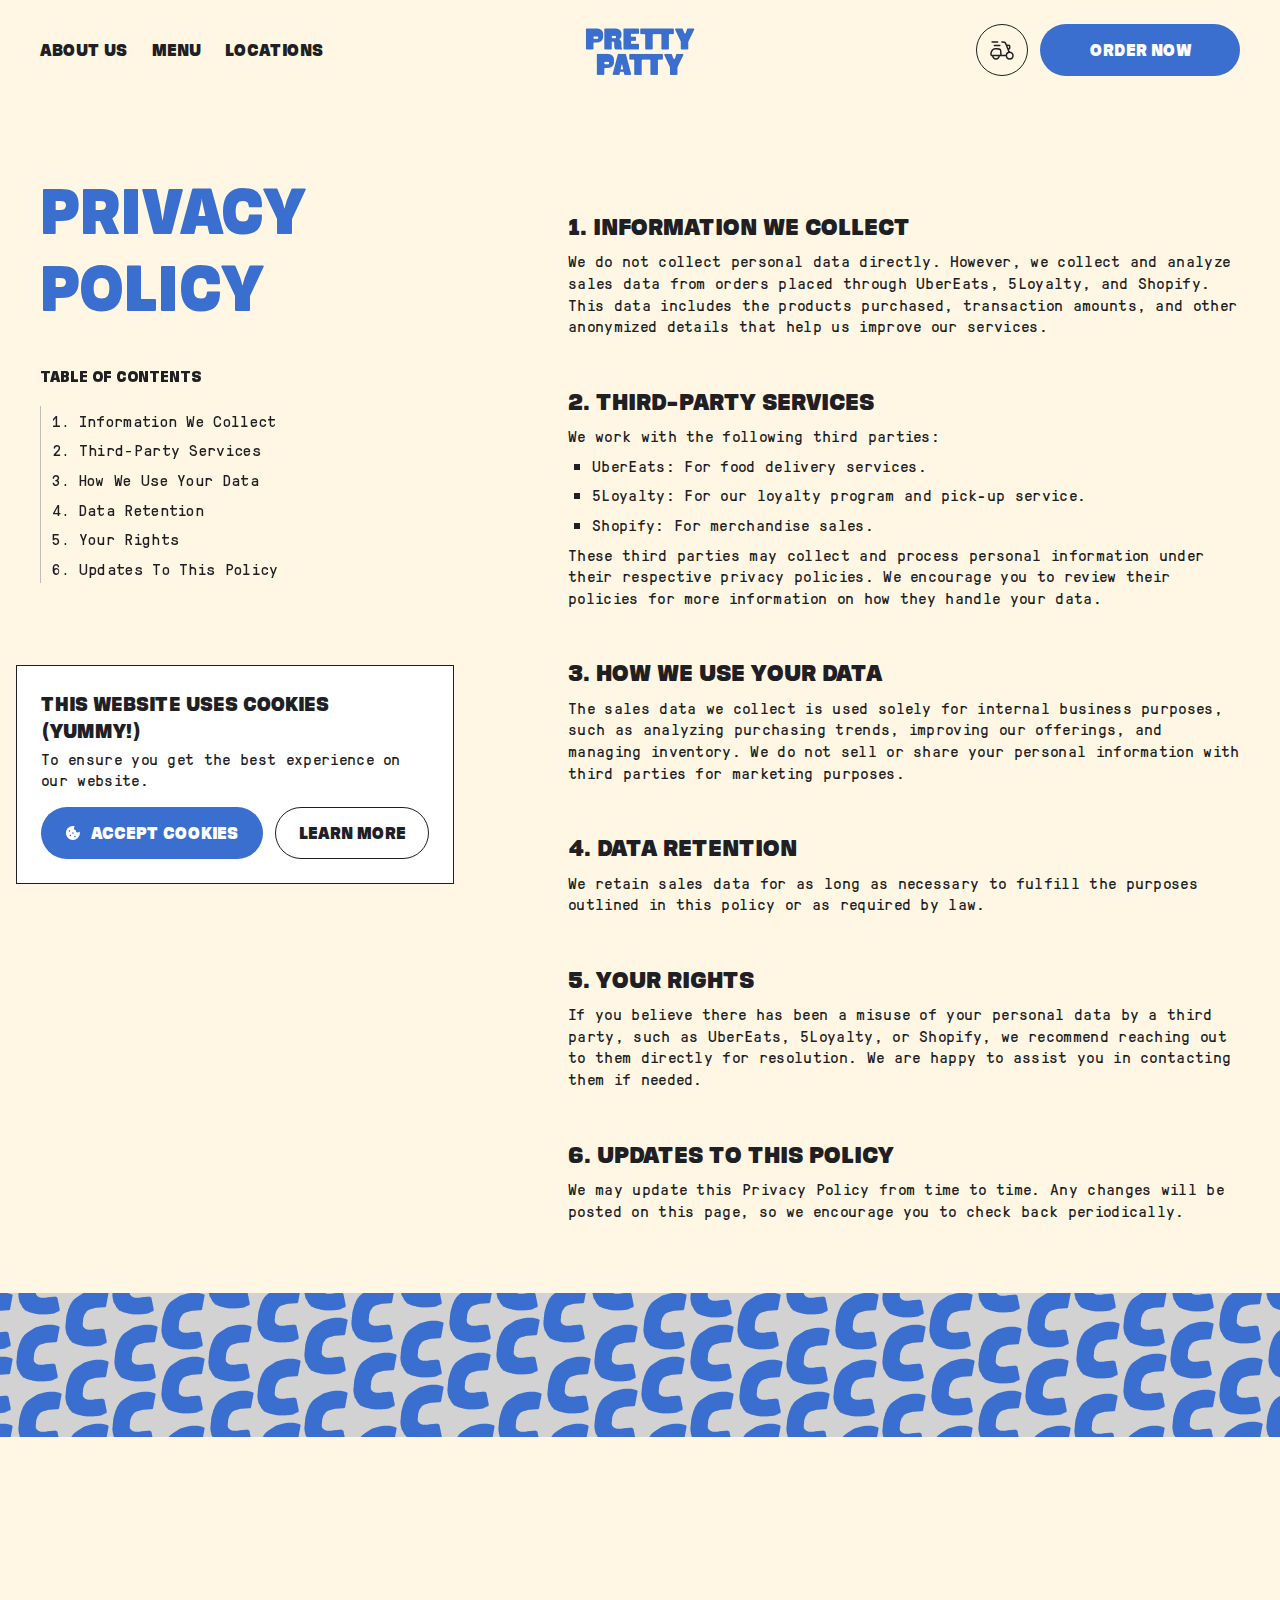
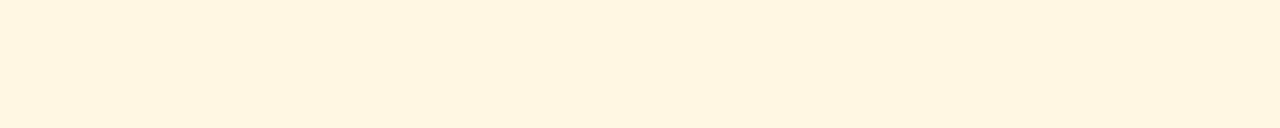
<file: privacy-policy.html>
﻿<!DOCTYPE html><!-- Last Published: Thu Sep 11 2025 11:35:36 GMT+0000 (Coordinated Universal Time) --><html data-wf-domain="www.prettypatty.ch" data-wf-page="6724bdb65a4cb90693fed262" data-wf-site="6723a1cf93ba512237855d35" lang="en"><head><meta charset="utf-8"><title>Privacy policy</title><meta content="Privacy policy" property="og:title"><meta content="Privacy policy" property="twitter:title"><meta content="width=device-width, initial-scale=1" name="viewport"><link href="6723a1cf93ba512237855d35/css/pretty-patty-stage.webflow.shared.16df524ba.min.css" rel="stylesheet" type="text/css"><script type="text/javascript">!function(o,c){var n=c.documentElement,t=" w-mod-";n.className+=t+"js",("ontouchstart"in o||o.DocumentTouch&&c instanceof DocumentTouch)&&(n.className+=t+"touch")}(window,document);</script><link href="6723a1cf93ba512237855d35/675837fe37ab9deb236d0f7a_FAVICON-32x32%20%281%29.jpg" rel="shortcut icon" type="image/x-icon"><link href="6723a1cf93ba512237855d35/6758380d60a51d361cecb79d_FAVICON-256x256.jpg" rel="apple-touch-icon"><!-- Google Tag Manager -->
<script>(function(w,d,s,l,i){w[l]=w[l]||[];w[l].push({'gtm.start':
new Date().getTime(),event:'gtm.js'});var f=d.getElementsByTagName(s)[0],
j=d.createElement(s),dl=l!='dataLayer'?'&l='+l:'';j.async=true;j.src=
'https://www.googletagmanager.com/gtm.js?id='+i+dl;f.parentNode.insertBefore(j,f);
})(window,document,'script','dataLayer','GTM-KH5FCPR9');</script>
<!-- End Google Tag Manager -->
<!-- [Attributes by Finsweet] Disable scrolling -->
<script defer="" src="npm/%40finsweet/attributes-scrolldisable%401/scrolldisable.js"></script>
<script async="" src="npm/%40finsweet/cookie-consent%401/fs-cc.js" fs-cc-mode="opt-in"></script></head><body><div class="global-code"><div class="global-css w-embed"><style>
  html.lenis, html.lenis body {
    height: auto;
  }

  .lenis.lenis-smooth {
    scroll-behavior: auto !important;
  }

  .lenis.lenis-smooth [data-lenis-prevent] {
    overscroll-behavior: contain;
  }

  .lenis.lenis-stopped {
    overflow: hidden;
  }

  .lenis.lenis-smooth iframe {
    pointer-events: none;
  }

  :root {
    --column-count: 12;
    --breakout-gutter: minmax(calc(var(--padding-horizontal--main) - var(--grid-gap--main)), 1fr);
    --breakout-remaining: calc(var(--max-width--main) - (var(--padding-horizontal--main) * 2));
    --breakout-start: [full-start] var(--breakout-gutter) [content-start];
    --breakout-end: [content-end] var(--breakout-gutter) [full-end];
    --grid-breakout-single: var(--breakout-start) minmax(0, var(--breakout-remaining)) var(--breakout-end);
    --grid-breakout: var(--breakout-start) repeat(var(--column-count), minmax(0, calc((var(--breakout-remaining) - (var(--grid-gap--main) * (var(--column-count) - 1))) / var(--column-count)))) var(--breakout-end);
  }
  /* Make text look crisper and more legible in all browsers */
  body {
    -webkit-font-smoothing: antialiased;
    -moz-osx-font-smoothing: grayscale;
    font-smoothing: antialiased;
  }

  .color-beige {
    color: var(--color--primary-beige);
  }

  /* Fluid responsive    */
  @media (min-width: 1440px) and (min-height: 900px){
    html {
      font-size: 16px;
    }
  }
  @media (min-width: 1024px) and (max-height: 899px) {
    html{
      font-size: calc(14*(100vw / 1440));
    }
  }
  @media (max-width: 1024px) {
    html {
      font-size: calc(16*(100vw / 1440));
    };
  }
  @media (max-width: 479px) {
    html {
      font-size: calc(16*(100vw / 375));
    }
  }
  @media (min-width: 1921px) {
    html {
      font-size: calc(16*(100vw / 1920));
    };
  }

  svg {
    width: 100%!important;
    height: 100%!important;
  }

  img {
    height: auto;
    vertical-align: middle;
    font-style: italic;
    background-repeat: no-repeat;
    background-size: cover;
    shape-margin: 0.75rem;
  }

  .w-dropdown-btn,
  .w-dropdown-toggle,
  .w-dropdown-link {
    color: inherit;
    text-decoration: inherit;
    font-size: inherit;
  }

  * {
    -webkit-tap-highlight-color: transparent;
  }


  /* Apply "..." after 3 lines of text */
  .text-style-3lines {
    display: -webkit-box;
    overflow: hidden;
    -webkit-line-clamp: 3;
    -webkit-box-orient: vertical;
  }
  
  .delivery-modal__content {
    -ms-overflow-style: none;  /* Internet Explorer 10+ */
    scrollbar-width: none;  /* Firefox */
}
.delivery-modal__content::-webkit-scrollbar { 
    display: none;  /* Safari and Chrome */
}


  /* Apply "..." after 2 lines of text */
  .text-style-2lines {
    display: -webkit-box;
    overflow: hidden;
    -webkit-line-clamp: 2;
    -webkit-box-orient: vertical;
  }

  input:focus {
  }

  :is(a, button):focus-visible {
    outline: 2px solid var(--color--primary-black);
    outline-offset: 2px;
  }

  input:autofill,
  input:autofill:hover, 
  input:autofill:focus {
    text-fill-color: var(--text-black-100);
    -webkit-text-fill-color: var(--text-black-100);
    box-shadow: 0 0 0px 40rem #fff inset;
    -webkit-box-shadow: 0 0 0px 40rem #fff inset;
    caret-color: var(--text-black-100);
  }

  input:-webkit-autofill,
  input:-webkit-autofill:hover, 
  input:-webkit-autofill:focus {
    text-fill-color: var(--text-black-100);
    -webkit-text-fill-color: var(--text-black-100);
    box-shadow: 0 0 0px 40rem #fff inset;
    -webkit-box-shadow: 0 0 0px 40rem #fff inset;
    caret-color: var(--text-black-100);
  }

  .slider-arrow.swiper-button-disabled {
    border-color: var(--color--shades-light-grey);
    color: var(--color--shades-light-grey);
    pointer-events: none;
  }

  .menu-slider__slide:is(.swiper-slide-active, .swiper-slide-prev, .swiper-slide-next) {
    opacity: 1;
  }

  .swiper-pagination-bullet {
    margin: 0 4px;
    background: var(--color--shades-light-grey-2);
    width: 8px;
    height: 8px;
    opacity: 1;
  }

  .swiper-pagination-bullet-active {
    background: var(--color--primary-blue);
  }
  
  .contact-us-text{
  animation: rotateText 10s linear infinite;
  }
  
  .contact-us-btn.black .contact-us-text path{
  	fill: #ffffff;
  }
  
  .delivery-modal-card:hover .delivery-modal-card-image{
  transform: scale(1.2);
  }
  

  @keyframes rotateText {
  0% { transform: rotate(0deg); }
  100% { transform: rotate(360deg); }
}

  @media (hover: hover) and (pointer: fine) and (min-width: 1025px) {
    .btn:hover {
      background: var(--color--shades-light-blue);
    }
    .btn-secondary:hover {
      background: var(--color--primary-beige);
      color: var(--color--secondary-red);
      border-color: var(--color--secondary-red)!important;
    }
    :is(.nav__link, .text-link):hover {
      color: var(--color--secondary-red);
    }
    .nav__link.in-footer:hover {
      color: var(--color--primary-black);
    }
    .slider-arrow:hover {
      background-color: var(--color--secondary-red);
      color: var(--color--primary-white);
    }
    .social__link:hover {
      color: var(--color--primary-blue);
      border-color: var(--color--primary-blue);
    }
    .input:hover {
      background: var(--color--primary-white);
    }
    .input.in-form-2:hover {
      border-color: var(--color--primary-blue);
      color: var(--color--primary-blue);
    }
    .input.in-form-2:hover::placeholder {
      color: var(--color--primary-blue);
    }
    .input.in-form-2:focus::placeholder {
      color: var(--color--primary-blue);
    }
    .input.in-form-2:focus-visible::placeholder {
      color: var(--color--primary-blue);
    }

    .mission__card:hover .mission__card-inner {
      border-color: var(--color--primary-black);
      box-shadow: 6px 6px 0px 0px var(--color--secondary-yellow);
      color: var(--color--primary-black);
    }
  }

  .btn:active {
    background: var(--color--shades-dark-blue);
  }
  .btn-secondary:active {
    background: var(--color--primary-beige);
    color: var(--color--shades-dark-red);
    border-color: var(--color--shades-dark-red)!important;
  }
  .input.in-form-2:not(:placeholder-shown) {
    border-color: var(--color--primary-blue);
    color: var(--color--primary-blue);
  }

  @media (min-height: 900px) and (min-width: 1025px) {
    .mission__card-inner {
      padding: 2.25rem 1rem;
    }
  }

  @media (min-width: 480px) {
    .menu-slider__slide.swiper-slide-next .menu-slide__img-wrap {
      transform: scale(1.75);
    }
    
    .menu-slider__slide.swiper-slide-next .menu-slide__sticker {
      transform: scale(0.8) translate(25%, 0%);
    }

    .menu-slider__slide.swiper-slide-next .menu-slide__info {
      transform: scale(1) translateY(4rem);
    }

    .menu-slider__slide.swiper-slide-next .menu-slide__name {
      transform: scale(1.2);
    }
    
    
    
     .menu-slider__slide.slide-hover .menu-slide__img-wrap {
    	transform: scale(1);
    }
    .menu-slider__slide.slide-hover .menu-slide__sticker {
      transform: scale(1) translate(0%, 0%);
    }
     .menu-slider__slide.slide-hover .menu-slide__info {
      transform: scale(1) translateY(0);
    }
    .menu-slider__slide.slide-hover .menu-slide__name {
      transform: scale(1);
    }

    
     .menu-slider__slide.slide-hover:hover .menu-slide__img-wrap {
    	transform: scale(1.75);
    }
      .menu-slider__slide.slide-hover:hover .menu-slide__sticker {
     transform: scale(0.8) translate(25%, 0%);
    }
      .menu-slider__slide.slide-hover:hover .menu-slide__info {
      transform: scale(1) translateY(4rem);
    }
      .menu-slider__slide.slide-hover:hover .menu-slide__name {
      transform: scale(1.2);
    }
    
    .swiper-wrapper.slides-center{
    	justify-content: center;
    }
    
    .swiper-wrapper.slides-center > :last-child{
    	margin-right: 0 !important;
    }
  }

  @media (max-height: 700px) and (min-width: 991px) {
		.delivery-modal__inner{
    	max-width: 40.25rem;
      max-height: 95vh;
    }
  }

</style></div><div class="global-js w-embed w-script"><script>
  document.addEventListener("DOMContentLoaded", () => {
     
       const parallaxImages = document.querySelectorAll('.banner__image');

// Додаємо слухач події "scroll"
window.addEventListener('scroll', () => {
  const scrollY = window.scrollY;

  // Для кожного елемента змінюємо backgroundPosition
  parallaxImages.forEach((image) => {
    const speed = image.dataset.speed || 0.5; // Швидкість паралаксу, задається через data-speed
    const offset = image.offsetTop; // Відстань від верху сторінки до картинки
    image.style.backgroundPosition = `center ${(scrollY - offset) * speed}px`;
  });
});
    // Change menu bg color on scroll and page load
   /* var menu = $('.contact-us-btn');
	
    // We add or remove a class on scroll, depending on the section we are above and on page load
    var sections = $('.section, footer');

    function updateMenuColor() {
      var menuTop = menu.offset().top + (menu.height()/2);
      var currentSection = null;
	
    		
      sections.each(function() {
        var sectionTop = $(this).offset().top;
        var sectionBottom = sectionTop + $(this).outerHeight();

        if (menuTop >= sectionTop && menuTop < sectionBottom) {
          currentSection = $(this);
          return false;
        }
      });

      if (currentSection) {
    
        var sectionBackground = currentSection.data('background');
       
        if (sectionBackground === 'white') {
        
          menu.removeClass('black').addClass('white');
        } else if (sectionBackground === 'black') {
          menu.removeClass('white').addClass('black');
        }
      }
    }

    updateMenuColor();
    $(window).scroll(updateMenuColor);*/

const card1 = document.getElementById("location-card1");
const card2 = document.getElementById("location-card2");

// Функція для зменшення картки
function scaleDown(card) {
  card.style.transform = "scale(0.97)";
}

// Функція для повернення до початкового розміру
function scaleUp(card) {
  card.style.transform = "scale(1)";
}

// Додаємо обробники подій для першої картки
card1.addEventListener("mouseenter", () => scaleDown(card2));
card1.addEventListener("mouseleave", () => scaleUp(card2));

// Додаємо обробники подій для другої картки
card2.addEventListener("mouseenter", () => scaleDown(card1));
card2.addEventListener("mouseleave", () => scaleUp(card1));

  });
  
  

</script></div></div><div class="page-code"><div class="page-css w-embed"><style>
.anchor-link.w--current {
	color: var(--color--primary-blue);
 
}

.policy__main-list > :not(:first-child) {
	padding-top: 3rem;
}

.anchor-link::before {
	content:'';
  display:block;
  height: 100%;
  width: 1px;
  background: #AFAFAF;
  opacity: 0.8;
  position: absolute;
  left: 0;
}

.anchor-link.w--current::before {
	 background: var(--color--primary-blue);
   opacity: 1;
   width: 2px;
}
</style></div></div><div class="page-wrapper"><div data-animation="over-right" class="nav w-nav" data-easing2="ease" fs-scrolldisable-element="smart-nav" data-easing="ease" data-collapse="tiny" role="banner" data-duration="400" data-doc-height="1"><div class="container in-nav"><nav role="navigation" class="nav__menu-wrap w-nav-menu"><div class="nav__menu"><ul role="list" class="nav__links"><li><a href="about-us.html" class="nav__link w-inline-block"><div>about us</div></a></li><li><a href="menu.html" class="nav__link w-inline-block"><div>Menu</div></a></li><li><a href="locations.html" class="nav__link w-inline-block"><div>Locations</div></a></li><li></li></ul><div class="cta in-nav one-icon"><a scroll="disable" id="w-node-_0b7b9196-ea08-6b03-d762-a887b490f0f1-b490f0d2" data-w-id="0b7b9196-ea08-6b03-d762-a887b490f0f1" href="#" class="btn btn-secondary v2 w-inline-block"><div class="btn-icon w-embed"><svg xmlns="http://www.w3.org/2000/svg" width="100%" height="100%" viewbox="0 0 24 24" fill="none">
<path d="M16.4 17.6C16.4 19.4778 17.8775 21 19.7 21C21.5225 21 23 19.4778 23 17.6C23 15.7222 21.5225 14.2 19.7 14.2C17.8775 14.2 16.4 15.7222 16.4 17.6ZM16.4 17.6L10.9 17.5997M10.9 17.5997V15.7452C10.9 13.4136 10.9 12.249 10.2554 11.5245C9.6108 10.8 8.5746 10.8 6.5 10.8H5.84C5.4319 10.8 5.2273 10.8 5.0546 10.8148C4.01011 10.9072 3.02922 11.4154 2.28838 12.248C1.54754 13.0807 1.09536 14.1831 1.0132 15.357C1 15.5511 1 15.7823 1 16.2398C1 16.3547 1 16.4128 1.0033 16.4598C1.02373 16.7535 1.1368 17.0293 1.32214 17.2376C1.50747 17.4459 1.75289 17.573 2.0142 17.596C2.07942 17.5994 2.14471 17.6006 2.21 17.5997H10.9ZM4.3 7.39972H9.8M2.1 4H7.6M12 4H12.5421C13.7772 4 14.3942 4 14.8901 4.38122C15.387 4.76117 15.6631 5.44713 16.2145 6.81903L19.1867 14.2M18.3068 11.65L19.006 11.01C19.276 10.7626 19.4115 10.6402 19.5049 10.4783C19.5689 10.3689 19.6185 10.2475 19.6517 10.1187C19.7 9.92875 19.7 9.72093 19.7 9.30528C19.7 8.51733 19.7 8.12462 19.5645 7.8301C19.4735 7.6325 19.3417 7.46873 19.1826 7.3558C18.9464 7.1875 18.6282 7.1875 17.9947 7.1875H16.62M9.25 17.6C9.25 18.5017 8.90232 19.3665 8.28345 20.0042C7.66458 20.6418 6.82521 21 5.95 21C5.07479 21 4.23542 20.6418 3.61655 20.0042C2.99768 19.3665 2.65 18.5017 2.65 17.6" stroke="#202024" stroke-width="1.5" stroke-linecap="round"></path>
</svg></div></a><a id="w-node-_0b7b9196-ea08-6b03-d762-a887b490f0f4-b490f0d2" href="https://prettypatty.5loyalty.com/order" target="_blank" class="btn is-nav-order w-inline-block"><div>order now</div></a></div></div></nav><a href="index.htm" data-logo="main-logo-link" aria-label="domore-logo" id="w-node-_0b7b9196-ea08-6b03-d762-a887b490f0ee-b490f0d2" class="logo in-nav w-nav-brand"><img width="120" height="57" alt="logo" src="6723a1cf93ba512237855d35/6723a1cf93ba512237855d5d_logo.webp" loading="lazy" data-logo="main"></a><div id="w-node-_0b7b9196-ea08-6b03-d762-a887b490f0f7-b490f0d2" class="burger w-nav-button"><div class="burger__box"><div class="burger__open w-embed"><svg xmlns="http://www.w3.org/2000/svg" width="24" height="24" viewbox="0 0 24 24" fill="none">
  <g clip-path="url(#clip0_490_863)">
    <path d="M4 6H20" stroke="currentcolor" stroke-width="2" stroke-linecap="round" stroke-linejoin="round"></path>
    <path d="M4 12H20" stroke="currentcolor" stroke-width="2" stroke-linecap="round" stroke-linejoin="round"></path>
    <path d="M4 18H20" stroke="currentcolor" stroke-width="2" stroke-linecap="round" stroke-linejoin="round"></path>
  </g>
  <defs>
    <clippath id="clip0_490_863">
      <rect width="24" height="24" fill="white"></rect>
    </clippath>
  </defs>
</svg></div><div class="burger__close w-embed"><svg xmlns="http://www.w3.org/2000/svg" width="24" height="24" viewbox="0 0 24 24" fill="none">
  <path d="M21 21L12 12M12 12L3 3M12 12L21.0001 3M12 12L3 21.0001" stroke="currentcolor" stroke-width="2" stroke-linecap="round" stroke-linejoin="round"></path>
</svg></div></div></div></div></div><div class="main-wrapper"><div id="offset-section" class="offset-section"></div><section data-background="white" class="section top"><div class="page-padding"><div class="w-layout-blockcontainer container w-container"><div data-sync-scroll-items="" class="wrap policy__wrap"><div class="anchor-links-wrap"><h1 class="anchor__title">Privacy Policy</h1><div id="anchor-links" class="anchor-links"><p class="anchor__subtitle">Table of Contents</p><a data-link="theme-1" href="#" class="anchor-link w-inline-block"><p class="anchor-counter">1.</p><p class="anchor-link-text">Information We Collect</p></a><a data-link="theme-2" href="#" class="anchor-link w-inline-block"><p class="anchor-counter">2.</p><p class="anchor-link-text">Third-Party Services</p></a><a data-link="theme-3" href="#" class="anchor-link w-inline-block"><p class="anchor-counter">3.</p><p class="anchor-link-text">How We Use Your Data</p></a><a data-link="theme-4" href="#" class="anchor-link w-inline-block"><p class="anchor-counter">4.</p><p class="anchor-link-text">Data Retention</p></a><a data-link="theme-5" href="#" class="anchor-link w-inline-block"><p class="anchor-counter">5.</p><p class="anchor-link-text">Your Rights</p></a><a data-link="theme-6" href="#" class="anchor-link w-inline-block"><p class="anchor-counter">6.</p><p class="anchor-link-text">Updates to this Policy</p></a></div></div><div class="policy__right"><div class="policy__box"><ul data-items="" role="list" class="policy__main-list"><li data-theme="theme-1" class="policy__main-item"><h2 class="policy-head">1. Information We Collect</h2><p class="policy-text">We do not collect personal data directly. However, we collect and analyze sales data from orders placed through UberEats, 5Loyalty, and Shopify. This data includes the products purchased, transaction amounts, and other anonymized details that help us improve our services.</p></li><li data-theme="theme-2" class="policy__main-item"><h2 class="policy-head">2. Third-Party Services</h2><p class="policy-text">We work with the following third parties:</p><ul role="list" class="policy-inner-list"><li class="policy-inner-item">UberEats: For food delivery services.</li><li class="policy-inner-item">5Loyalty: For our loyalty program and pick-up service.</li><li class="policy-inner-item">Shopify: For merchandise sales.</li></ul><p class="policy-text">These third parties may collect and process personal information under their respective privacy policies. We encourage you to review their policies for more information on how they handle your data.</p></li><li data-theme="theme-3" class="policy__main-item"><h2 class="policy-head">3. How We Use Your Data</h2><p class="policy-text">The sales data we collect is used solely for internal business purposes, such as analyzing purchasing trends, improving our offerings, and managing inventory. We do not sell or share your personal information with third parties for marketing purposes.</p></li><li data-theme="theme-4" class="policy__main-item"><h2 class="policy-head">4. Data Retention</h2><p class="policy-text">We retain sales data for as long as necessary to fulfill the purposes outlined in this policy or as required by law.</p></li><li data-theme="theme-5" class="policy__main-item"><h2 class="policy-head">5. Your Rights</h2><p class="policy-text">If you believe there has been a misuse of your personal data by a third party, such as UberEats, 5Loyalty, or Shopify, we recommend reaching out to them directly for resolution. We are happy to assist you in contacting them if needed.</p></li><li data-theme="theme-6" class="policy__main-item"><h2 class="policy-head">6. Updates to this Policy</h2><p class="policy-text">We may update this Privacy Policy from time to time. Any changes will be posted on this page, so we encourage you to check back periodically.</p></li></ul></div></div></div></div></div><div class="banner p-locations-banner"><div class="banner__image"></div></div></section></div><div class="cookie-popup-wrap"><div fs-cc="banner" class="cookie-popup"><div class="cookie-text-wrap"><p class="cookie-title">This website uses cookies (yummy!)</p><p class="cookie-text">To ensure you get the best experience on our website.</p></div><div class="cookie-btn-wrap"><button fs-cc="allow" class="btn in-cookie"><div class="cookie-icon w-embed"><svg xmlns="http://www.w3.org/2000/svg" width="20" height="20" viewbox="0 0 20 20" fill="none">
<path d="M10 1.25C5.1675 1.25 1.25 5.1675 1.25 10C1.25 14.8325 5.1675 18.75 10 18.75C14.8325 18.75 18.75 14.8325 18.75 10C18.75 9.645 18.7292 9.295 18.6875 8.95C18.673 8.8297 18.6239 8.7162 18.5462 8.6233C18.4684 8.5304 18.3653 8.46211 18.2494 8.42675C18.1335 8.39139 18.0098 8.39047 17.8934 8.42412C17.777 8.45776 17.6729 8.52452 17.5938 8.61625C17.288 8.97102 16.8764 9.21827 16.4196 9.32163C15.9627 9.42499 15.4848 9.37899 15.0561 9.19041C14.6273 9.00184 14.2705 8.68063 14.0379 8.27406C13.8054 7.86749 13.7095 7.39702 13.7644 6.93188C13.7739 6.84972 13.7671 6.76648 13.7442 6.68699C13.7213 6.6075 13.6829 6.53334 13.6312 6.46881C13.5794 6.40428 13.5154 6.35066 13.4428 6.31107C13.3702 6.27147 13.2904 6.24668 13.2081 6.23813C12.7916 6.19431 12.3964 6.03184 12.0695 5.77003C11.7427 5.50822 11.4978 5.15807 11.3641 4.76119C11.2303 4.36431 11.2133 3.93738 11.3151 3.53112C11.4168 3.12486 11.6331 2.75635 11.9381 2.46938C12.0219 2.39028 12.0823 2.28955 12.1124 2.17832C12.1426 2.06708 12.1414 1.94968 12.109 1.83908C12.0766 1.72848 12.0142 1.62899 11.9288 1.55162C11.8434 1.47424 11.7383 1.42198 11.625 1.40063C11.0892 1.29991 10.5452 1.24948 10 1.25ZM10 10.9375C9.75136 10.9375 9.5129 10.8387 9.33709 10.6629C9.16127 10.4871 9.0625 10.2486 9.0625 10C9.0625 9.75136 9.16127 9.51291 9.33709 9.33709C9.5129 9.16128 9.75136 9.0625 10 9.0625C10.2486 9.0625 10.4871 9.16128 10.6629 9.33709C10.8387 9.51291 10.9375 9.75136 10.9375 10C10.9375 10.2486 10.8387 10.4871 10.6629 10.6629C10.4871 10.8387 10.2486 10.9375 10 10.9375ZM7.8125 13.125C7.8125 13.2481 7.78825 13.37 7.74114 13.4838C7.69402 13.5975 7.62497 13.7009 7.53791 13.7879C7.45086 13.875 7.34751 13.944 7.23377 13.9911C7.12002 14.0383 6.99811 14.0625 6.875 14.0625C6.75189 14.0625 6.62998 14.0383 6.51623 13.9911C6.40249 13.944 6.29914 13.875 6.21209 13.7879C6.12503 13.7009 6.05598 13.5975 6.00886 13.4838C5.96175 13.37 5.9375 13.2481 5.9375 13.125C5.9375 12.8764 6.03627 12.6379 6.21209 12.4621C6.3879 12.2863 6.62636 12.1875 6.875 12.1875C7.12364 12.1875 7.3621 12.2863 7.53791 12.4621C7.71373 12.6379 7.8125 12.8764 7.8125 13.125ZM5.625 8.4375C5.37636 8.4375 5.1379 8.33873 4.96209 8.16292C4.78627 7.9871 4.6875 7.74864 4.6875 7.5C4.6875 7.25136 4.78627 7.01291 4.96209 6.83709C5.1379 6.66128 5.37636 6.5625 5.625 6.5625C5.87364 6.5625 6.1121 6.66128 6.28791 6.83709C6.46373 7.01291 6.5625 7.25136 6.5625 7.5C6.5625 7.74864 6.46373 7.9871 6.28791 8.16292C6.1121 8.33873 5.87364 8.4375 5.625 8.4375ZM13.4375 14.375C13.4375 14.6236 13.3387 14.8621 13.1629 15.0379C12.9871 15.2137 12.7486 15.3125 12.5 15.3125C12.2514 15.3125 12.0129 15.2137 11.8371 15.0379C11.6613 14.8621 11.5625 14.6236 11.5625 14.375C11.5625 14.1264 11.6613 13.8879 11.8371 13.7121C12.0129 13.5363 12.2514 13.4375 12.5 13.4375C12.7486 13.4375 12.9871 13.5363 13.1629 13.7121C13.3387 13.8879 13.4375 14.1264 13.4375 14.375Z" fill="white"></path>
</svg></div><div>Accept cookies</div></button><a href="cookies-policy.html" class="btn btn-secondary in-cookie w-inline-block"><div>Learn more</div></a></div></div></div><footer data-background="black" data-w-id="54341c44-f81e-36ad-4d33-ecf225a4c746" class="footer"><div class="page-padding"><div class="w-layout-blockcontainer container w-container"><div class="wrap footer-wrap"><div class="footer-top"><a href="index.htm" data-logo="main-logo-link" aria-label="domore-logo" id="w-node-_54341c44-f81e-36ad-4d33-ecf225a4c74b-25a4c746" class="logo in-footer w-nav-brand"><img width="120" height="57" alt="logo" src="6723a1cf93ba512237855d35/6723a1cf93ba512237855d5d_logo.webp" loading="lazy" data-logo="main"></a><ul id="w-node-_54341c44-f81e-36ad-4d33-ecf225a4c74d-25a4c746" role="list" class="footer__links"><li><a href="about-us.html" class="nav__link in-footer w-inline-block"><p>about us</p></a></li><li><a href="#" scroll="disable" data-w-id="54341c44-f81e-36ad-4d33-ecf225a4c75f" class="nav__link in-footer w-inline-block"><p>Delivery</p></a></li><li id="w-node-_54341c44-f81e-36ad-4d33-ecf225a4c752-25a4c746"><a href="menu.html" class="nav__link in-footer w-inline-block"><p>Menu</p></a></li><li></li><li id="w-node-_54341c44-f81e-36ad-4d33-ecf225a4c756-25a4c746"><a href="locations.html" class="nav__link in-footer w-inline-block"><p>Location</p></a></li></ul><div class="footer-right"><div class="footer-social-wrap"><div id="w-node-_54341c44-f81e-36ad-4d33-ecf225a4c762-25a4c746" class="social"><a href="https://www.instagram.com/prettypatty.burger/" target="_blank" class="social__link w-inline-block"><div class="socail__embed inst-icon w-embed"><svg width="18" height="18" viewbox="0 0 18 18" fill="none" xmlns="http://www.w3.org/2000/svg">
<path d="M13.4954 0H4.50458C2.0207 0 0 2.02129 0 4.50591V12.7336C0 15.2183 2.0207 17.2395 4.50458 17.2395H13.4954C15.9793 17.2395 18 15.2183 18 12.7336V4.50591C18 2.02129 15.9793 0 13.4954 0ZM1.58908 4.50591C1.58908 2.89804 2.89718 1.58954 4.50458 1.58954H13.4954C15.1028 1.58954 16.4109 2.89804 16.4109 4.50591V12.7336C16.4109 14.3415 15.1028 15.65 13.4954 15.65H4.50458C2.89718 15.65 1.58908 14.3415 1.58908 12.7336V4.50591Z" fill="#202024"></path>
<path d="M9.00009 12.8102C11.3099 12.8102 13.1901 10.9305 13.1901 8.61899C13.1901 6.30748 11.3109 4.42773 9.00009 4.42773C6.68926 4.42773 4.81006 6.30748 4.81006 8.61899C4.81006 10.9305 6.68926 12.8102 9.00009 12.8102ZM9.00009 6.01829C10.4344 6.01829 11.601 7.18525 11.601 8.62001C11.601 10.0548 10.4344 11.2217 9.00009 11.2217C7.56575 11.2217 6.39913 10.0548 6.39913 8.62001C6.39913 7.18525 7.56575 6.01829 9.00009 6.01829Z" fill="#202024"></path>
<path d="M13.5778 5.10451C14.1998 5.10451 14.7067 4.59842 14.7067 3.97523C14.7067 3.35204 14.2008 2.84595 13.5778 2.84595C12.9548 2.84595 12.4489 3.35204 12.4489 3.97523C12.4489 4.59842 12.9548 5.10451 13.5778 5.10451Z" fill="#202024"></path>
</svg></div></a><a href="https://www.linkedin.com/company/91573087" target="_blank" class="social__link w-inline-block"><div class="socail__embed w-embed"><svg width="100%" height="100%" viewbox="0 0 25 25" fill="none" xmlns="http://www.w3.org/2000/svg">
  <path d="M5.77303 8.68021C5.42176 8.35406 5.24707 7.95036 5.24707 7.47002C5.24707 6.98969 5.42269 6.56822 5.77303 6.24115C6.1243 5.915 6.57647 5.75146 7.13047 5.75146C7.68447 5.75146 8.1189 5.915 8.46923 6.24115C8.8205 6.56729 8.99519 6.97754 8.99519 7.47002C8.99519 7.96251 8.81957 8.35406 8.46923 8.68021C8.11796 9.00635 7.67233 9.16989 7.13047 9.16989C6.58862 9.16989 6.1243 9.00635 5.77303 8.68021ZM8.69999 10.5511V20.5503H5.54134V10.5511H8.69999Z" fill="currentcolor"></path>
  <path d="M19.2132 11.5389C19.9017 12.2865 20.2455 13.3126 20.2455 14.619V20.3737H17.2457V15.0246C17.2457 14.3658 17.0747 13.8537 16.7337 13.4892C16.3927 13.1247 15.9331 12.9416 15.3576 12.9416C14.7821 12.9416 14.3225 13.1238 13.9815 13.4892C13.6405 13.8537 13.4695 14.3658 13.4695 15.0246V20.3737H10.452V10.5231H13.4695V11.8295C13.775 11.394 14.187 11.0501 14.7046 10.7969C15.2222 10.5436 15.8042 10.4175 16.4516 10.4175C17.6044 10.4175 18.5256 10.7913 19.2132 11.538V11.5389Z" fill="currentcolor"></path>
</svg></div></a></div><a href="https://prettypatty.5loyalty.com/login" class="btn btn-secondary in-footer w-inline-block"><div>Loyalty program</div></a></div><div class="footer-contact-wrap"><p class="footer-contact-title">Сontact us:</p><a href="mailto:hello@prettypatty.ch" class="footer-contact-link-wrap w-inline-block"><img src="6723a1cf93ba512237855d35/6735b9f37049694d96095db9_Mail.svg" loading="lazy" alt="" class="footer-contact-icon"><p class="footer-contact-link">hello@prettypatty.ch</p></a></div></div></div><div class="footer-bottom"><div class="footer__divider"></div><a href="terms-conditions.html" class="text-secondary-14 color-beige">Terms of Service</a><a href="privacy-policy.html" aria-current="page" class="text-secondary-14 color-beige w--current">Privacy Policy</a><a href="cookies-policy.html" class="text-secondary-14 color-beige">Cookies</a><div id="w-node-_54341c44-f81e-36ad-4d33-ecf225a4c77b-25a4c746" class="text-secondary-14 color-beige">© 2024, Prettypatty All Rights Reserved.</div></div></div></div></div></footer><div class="delivery-modal"><div class="delivery-modal__inner"><div class="delivery-modal-header-mob"><a href="index.htm" class="logo-link w-inline-block"><img src="6723a1cf93ba512237855d35/672cf559bc8cfc135ac068bf_Frame%201686556912.webp" loading="lazy" alt="" class="delivery-modal-logo"></a><img src="6723a1cf93ba512237855d35/672cf52a5773455ada0cca3d_Close_LG.svg" loading="lazy" data-w-id="3120d1d2-1d10-1c53-7493-997000b91e8a" scroll="enable" alt="" class="close-img close-img-white"></div><div class="delivery-modal__content"><div class="delivery-modal__content-inner"><p class="delivery-modal-title">Choose Your Delivery Location</p><div class="delivery-modal-list"><a id="location-card1" href="https://www.ubereats.com/ch/store/pretty-patty-plainpalais/JgEEeAFJX1yr4j7j-LiLbw?srsltid=AfmBOorhfPrDU4BD96TctSd4aObv1pcW_XVhpZpGotOitGtlhuKpv_A8" target="_blank" class="delivery-modal-card card-1 w-inline-block"><div class="delivery-modal-card-inner"><div class="delivery-modal-image-wrap"><img src="6723a1cf93ba512237855d35/672ce5b366bd0adfc0a8d358_Illustration-Photo%20%2840%29.webp" loading="lazy" sizes="100vw" srcset="6723a1cf93ba512237855d35/672ce5b366bd0adfc0a8d358_Illustration-Photo%20%2840%29-p-500.webp 500w, 6723a1cf93ba512237855d35/672ce5b366bd0adfc0a8d358_Illustration-Photo%20%2840%29.webp 762w" alt="" class="delivery-modal-card-image"><img src="6723a1cf93ba512237855d35/672dcf10f690397bc63b6589_Illustration-Photo%20%2843%29.webp" loading="lazy" sizes="100vw" srcset="6723a1cf93ba512237855d35/672dcf10f690397bc63b6589_Illustration-Photo%20%2843%29-p-500.webp 500w, 6723a1cf93ba512237855d35/672dcf10f690397bc63b6589_Illustration-Photo%20%2843%29.webp 686w" alt="" class="delivery-modal-card-image-mob"><img src="6723a1cf93ba512237855d35/672dcce420545cb92d162fa4_Stickers.webp" loading="lazy" alt="" class="delivery-modal-icon"></div><div class="delivery-modal-card-info"><p class="delivery-modal-city">Plainpalais</p><p class="delivery-modal-description">AV. HENRI-DUNANT 12 – 1205 GENEVA</p></div></div></a><a id="location-card2" href="https://www.ubereats.com/ch/store/pretty-patty-mont-blanc/7i2E1eBsUfKi78RBjhJ5kg?srsltid=AfmBOooZyB975v3VgKW6E4Z6fkhS_m9tkC-JQWTuMOnRNCLg8ED8l30A" target="_blank" class="delivery-modal-card card-2 w-inline-block"><div class="delivery-modal-card-inner"><div class="delivery-modal-image-wrap"><img src="6723a1cf93ba512237855d35/672dcc5c01537512846ec062_Frame%201686556908.webp" loading="lazy" width="381" height="299" alt="" srcset="6723a1cf93ba512237855d35/672dcc5c01537512846ec062_Frame%201686556908-p-500.webp 500w, 6723a1cf93ba512237855d35/672dcc5c01537512846ec062_Frame%201686556908.webp 762w" sizes="(max-width: 479px) 100vw, 381px" class="delivery-modal-card-image"><img src="6723a1cf93ba512237855d35/672dcecaac5dcacecfba36dc_Illustration-Photo%20%2842%29.webp" loading="lazy" sizes="100vw" srcset="6723a1cf93ba512237855d35/672dcecaac5dcacecfba36dc_Illustration-Photo%20%2842%29-p-500.webp 500w, 6723a1cf93ba512237855d35/672dcecaac5dcacecfba36dc_Illustration-Photo%20%2842%29.webp 686w" alt="" class="delivery-modal-card-image-mob"><img src="6723a1cf93ba512237855d35/672dcdaad8004489b3110a29_Stickers%20%281%29%20%281%29.webp" loading="lazy" alt="" class="delivery-modal-icon right"></div><div class="delivery-modal-card-info"><p class="delivery-modal-city">Mont-Blanc</p><p class="delivery-modal-description">Rue François-Bonivard 6 – 1201 GENEVA</p></div></div></a></div></div><img src="6723a1cf93ba512237855d35/672ce4401d85958fb5d22bcc_Banner%20Print.webp" loading="lazy" sizes="100vw" srcset="6723a1cf93ba512237855d35/672ce4401d85958fb5d22bcc_Banner%20Print-p-500.webp 500w, 6723a1cf93ba512237855d35/672ce4401d85958fb5d22bcc_Banner%20Print-p-800.webp 800w, 6723a1cf93ba512237855d35/672ce4401d85958fb5d22bcc_Banner%20Print-p-1080.webp 1080w, 6723a1cf93ba512237855d35/672ce4401d85958fb5d22bcc_Banner%20Print-p-1600.webp 1600w, 6723a1cf93ba512237855d35/672ce4401d85958fb5d22bcc_Banner%20Print.webp 1736w" alt="" class="delivery-modal-image"><img src="6723a1cf93ba512237855d35/672cf6f5e7b125d1be18a885_Banner%20Print%20%281%29.webp" loading="lazy" sizes="100vw" srcset="6723a1cf93ba512237855d35/672cf6f5e7b125d1be18a885_Banner%20Print%20%281%29-p-500.webp 500w, 6723a1cf93ba512237855d35/672cf6f5e7b125d1be18a885_Banner%20Print%20%281%29.webp 750w" alt="" class="delivery-modal-image delivery-modal-image-mob"></div><img src="6723a1cf93ba512237855d35/672cea4bfc6ed88b36ab76ac_Close_LG.svg" loading="lazy" data-w-id="3120d1d2-1d10-1c53-7493-997000b91ea0" scroll="enable" alt="" class="close-img"></div><div scroll="enable" data-w-id="3120d1d2-1d10-1c53-7493-997000b91ea1" class="delivery-modal-overlay"></div></div></div><script src="js/jquery-3.5.1.min.dc5e7f18c8.js?site=6723a1cf93ba512237855d35" type="text/javascript" integrity="sha256-9/aliU8dGd2tb6OSsuzixeV4y/faTqgFtohetphbbj0=" crossorigin="anonymous"></script><script src="6723a1cf93ba512237855d35/js/webflow.schunk.36b8fb49256177c8.js" type="text/javascript"></script><script src="6723a1cf93ba512237855d35/js/webflow.schunk.8654112bfb7758c3.js" type="text/javascript"></script><script src="6723a1cf93ba512237855d35/js/webflow.9d345240.2724a1bc01843df2.js" type="text/javascript"></script><!-- Google Tag Manager (noscript) -->
<noscript><iframe src="https://www.googletagmanager.com/ns.html?id=GTM-KH5FCPR9" height="0" width="0" style="display:none;visibility:hidden"></iframe></noscript>
<!-- End Google Tag Manager (noscript) -->
<script src="lenis%401.1.2/dist/lenis.min.js"></script>
<script>
   var Webflow = Webflow || [];
  var $body = $(document.body);
  var $navContainer = $(".in-nav");

  var scrollPosition = 0;

  Webflow.push(function () {
    $('[scroll=disable]').on('click', function () {
      var oldWidth = $body.innerWidth();
      scrollPosition = window.pageYOffset;
      $body.css('overflow', 'hidden');
      $body.css('width', '100%');
   
    });
    $('[scroll=enable]').on('click', function () {
      if ($body.css('overflow') != 'hidden') { scrollPosition = window.pageYOffset; }
      $body.css('overflow', '');
      $body.css('position', '');
      $body.css('top', '');
      $body.css('width', '100%');
      
      $(window).scrollTop(scrollPosition);
    });
    $('[scroll=both]').on('click', function () {
      if ($body.css('overflow') != 'hidden') {
        var oldWidth = $body.innerWidth();
        scrollPosition = window.pageYOffset;
        $body.css('overflow', 'hidden');
        $navContainer.addClass('open');
        $body.css('width', '100%');
        $(window).scrollTop(scrollPosition-1);

      } else {
        $body.css('overflow', '');
        $body.css('position', '');
        $body.css('top', '');
        $navContainer.removeClass('open');
        $body.css('width', '100%');
        $(window).scrollTop(scrollPosition);

      }
    });
  });
  
  
  const lenis = new Lenis({
    duration: 1.2,
    easing: (t) => Math.min(1, 1.001 - Math.pow(2, -10 * t)),
    gestureDirection: 'vertical', // vertical, horizontal, both
    smooth: true,
    mouseMultiplier: 1,
    smoothTouch: false,
    touchMultiplier: 2,
    infinite: false,
  })

  lenis.on('scroll', (e) => {
  })

  function raf(time) {
    lenis.raf(time)
    requestAnimationFrame(raf)
  }

  requestAnimationFrame(raf)
</script><script>
  const scrollTo = (element, to, duration, callback) => {
    const start = element.scrollTop;
    const change = to - start;
    const startDate = Date.now();
    const easeInOutQuad = (t, b, c, d) => {
      t /= d / 2;
      if (t < 1) return (c / 2) * t * t + b;
      t--;
      return (-c / 2) * (t * (t - 2) - 1) + b;
    };
    const animateScroll = () => {
      const currentDate = Date.now();
      const currentTime = currentDate - startDate;
      element.scrollTop = parseInt(easeInOutQuad(currentTime, start, change, duration));
      if (currentTime < duration) {
        requestAnimationFrame(animateScroll);
      } else {
        element.scrollTop = to;
        if (typeof callback === 'function') {
          callback();
        }
      }
    };
    animateScroll();
  };
  class SyncScrollItems {
    constructor($holder) {
      this.$holder = $holder;
      this.$itemsHolder = this.$holder.querySelector('[data-items]');
      this.$themes = this.$holder.querySelectorAll('[data-theme]');
      this.$links = this.$holder.querySelectorAll('[data-link]');
      this.detectScroll = this.detectScroll.bind(this);
      this.handleScrollTo = this.handleScrollTo.bind(this);
      this.destroy = this.destroy.bind(this);
    }
    init() {
      this.$holder.addEventListener('click', this.handleScrollTo);
      window.addEventListener('scroll', this.detectScroll);
      this.detectScroll();
    }
    handleScrollTo(e) {
      const $target = e.target.closest('[data-link]') || null;
      if ($target) {
        e.preventDefault();
        const name = $target.getAttribute('data-link');
        const $currentTheme =
              [...this.$themes].find(
                item => item.getAttribute('data-theme') === name
              ) || null;
        if ($currentTheme) {
          this.$links.forEach($link => {
            if ($link !== $target) {
              $link.classList.remove('w--current');
            }
          });
          $target.classList.add('w--current');
          this.$holder.classList.add('is-scrolling');
          const offsetSection = document.querySelector('#offset-section').getBoundingClientRect().height;
     
          const height  = this.$holder.getBoundingClientRect().top + document.documentElement.scrollTop - offsetSection;
          const viewport = $currentTheme.offsetTop +  height;
          this.$themes.forEach($theme => {
            if ($theme !== $currentTheme) {
              $theme.classList.remove('w--current');
            }
          });
          $currentTheme.classList.add('w--current');
          scrollTo(document.documentElement, viewport, 600, () => {
            requestAnimationFrame(() => {
              this.$holder.classList.remove('is-scrolling');
              $target.classList.add('w--current');
            });
          });
        }
      }
    }
    detectScroll() {
      const scrollY = window.pageYOffset;
      const offsetSection = document.querySelector('#offset-section').getBoundingClientRect().height;
     
      const headerHeight = this.$itemsHolder.getBoundingClientRect().top + document.documentElement.scrollTop - offsetSection;
      const sectionHeight = this.$itemsHolder.offsetHeight;
      const sectionTop = this.$itemsHolder.offsetTop + headerHeight;
      if (
        scrollY > sectionTop &&
        scrollY <= sectionTop + sectionHeight &&
        !this.$holder.classList.contains('is-scrolling')
      ) {
        this.$themes.forEach($themeCurrent => {
          const currentHeight = $themeCurrent.offsetHeight;
          const currentTop = $themeCurrent.offsetTop + headerHeight;
          const name = $themeCurrent.getAttribute('data-theme');
          const $currentLink = [...this.$links].find(link => link.getAttribute('data-link') === name);
          if (scrollY > currentTop && scrollY <= currentTop + currentHeight) {
            $currentLink.classList.add('w--current');
            $themeCurrent.classList.add('w--current');
          } else {
            $currentLink.classList.remove('w--current');
            $themeCurrent.classList.remove('w--current');
          }
        });
      } else {
        return;
      }
    }
    destroy() {
      this.$holder.classList.remove('is-scrolling');
      window.removeEventListener('scroll', this.detectScroll);
      this.$holder.removeEventListener('click', this.handleScrollTo);
    }
  }
  const $holder = document.querySelector('[data-sync-scroll-items]');
  if ($holder) {
    let syncScrollItems = null;
    let clickActiveItems = null;
    if (syncScrollItems !== null) {
      syncScrollItems.destroy();
      syncScrollItems = null;
    }
    if (clickActiveItems !== null) {
      clickActiveItems();
      clickActiveItems = null;
    }
    syncScrollItems = new SyncScrollItems($holder);
    syncScrollItems.init();
  }

  
</script></body></html>
</file>
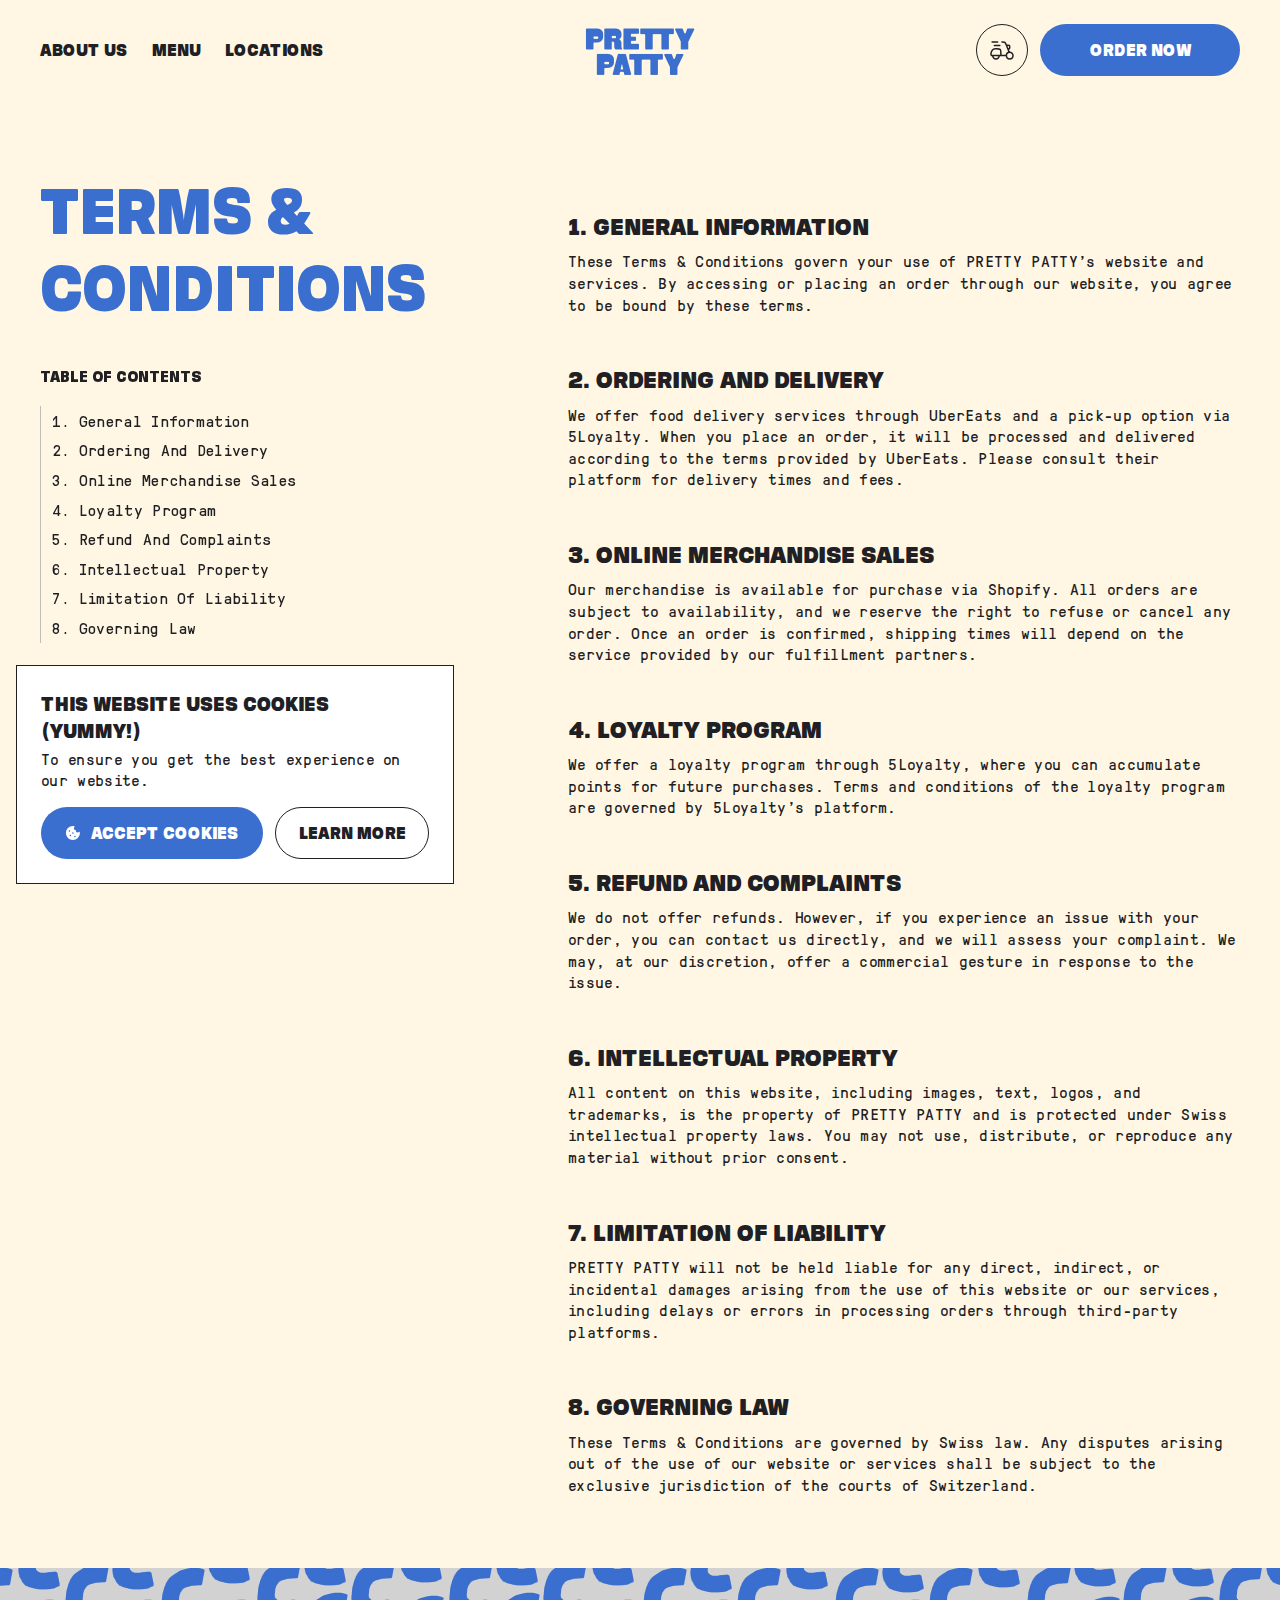
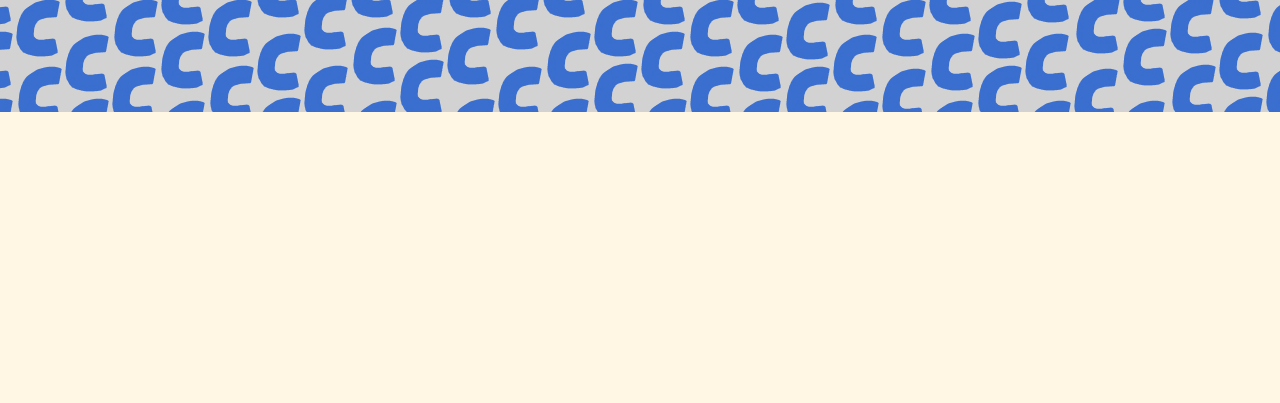
<file: terms-conditions.html>
﻿<!DOCTYPE html><!-- Last Published: Thu Sep 11 2025 11:35:36 GMT+0000 (Coordinated Universal Time) --><html data-wf-domain="www.prettypatty.ch" data-wf-page="6723c149cb2a2ad49a5e7293" data-wf-site="6723a1cf93ba512237855d35" lang="en"><head><meta charset="utf-8"><title>Terms &amp; Conditions</title><meta content="Terms &amp; Conditions" property="og:title"><meta content="Terms &amp; Conditions" property="twitter:title"><meta content="width=device-width, initial-scale=1" name="viewport"><link href="6723a1cf93ba512237855d35/css/pretty-patty-stage.webflow.shared.16df524ba.min.css" rel="stylesheet" type="text/css"><script type="text/javascript">!function(o,c){var n=c.documentElement,t=" w-mod-";n.className+=t+"js",("ontouchstart"in o||o.DocumentTouch&&c instanceof DocumentTouch)&&(n.className+=t+"touch")}(window,document);</script><link href="6723a1cf93ba512237855d35/675837fe37ab9deb236d0f7a_FAVICON-32x32%20%281%29.jpg" rel="shortcut icon" type="image/x-icon"><link href="6723a1cf93ba512237855d35/6758380d60a51d361cecb79d_FAVICON-256x256.jpg" rel="apple-touch-icon"><!-- Google Tag Manager -->
<script>(function(w,d,s,l,i){w[l]=w[l]||[];w[l].push({'gtm.start':
new Date().getTime(),event:'gtm.js'});var f=d.getElementsByTagName(s)[0],
j=d.createElement(s),dl=l!='dataLayer'?'&l='+l:'';j.async=true;j.src=
'https://www.googletagmanager.com/gtm.js?id='+i+dl;f.parentNode.insertBefore(j,f);
})(window,document,'script','dataLayer','GTM-KH5FCPR9');</script>
<!-- End Google Tag Manager -->
<!-- [Attributes by Finsweet] Disable scrolling -->
<script defer="" src="npm/%40finsweet/attributes-scrolldisable%401/scrolldisable.js"></script>
<script async="" src="npm/%40finsweet/cookie-consent%401/fs-cc.js" fs-cc-mode="opt-in"></script></head><body><div class="global-code"><div class="global-css w-embed"><style>
  html.lenis, html.lenis body {
    height: auto;
  }

  .lenis.lenis-smooth {
    scroll-behavior: auto !important;
  }

  .lenis.lenis-smooth [data-lenis-prevent] {
    overscroll-behavior: contain;
  }

  .lenis.lenis-stopped {
    overflow: hidden;
  }

  .lenis.lenis-smooth iframe {
    pointer-events: none;
  }

  :root {
    --column-count: 12;
    --breakout-gutter: minmax(calc(var(--padding-horizontal--main) - var(--grid-gap--main)), 1fr);
    --breakout-remaining: calc(var(--max-width--main) - (var(--padding-horizontal--main) * 2));
    --breakout-start: [full-start] var(--breakout-gutter) [content-start];
    --breakout-end: [content-end] var(--breakout-gutter) [full-end];
    --grid-breakout-single: var(--breakout-start) minmax(0, var(--breakout-remaining)) var(--breakout-end);
    --grid-breakout: var(--breakout-start) repeat(var(--column-count), minmax(0, calc((var(--breakout-remaining) - (var(--grid-gap--main) * (var(--column-count) - 1))) / var(--column-count)))) var(--breakout-end);
  }
  /* Make text look crisper and more legible in all browsers */
  body {
    -webkit-font-smoothing: antialiased;
    -moz-osx-font-smoothing: grayscale;
    font-smoothing: antialiased;
  }

  .color-beige {
    color: var(--color--primary-beige);
  }

  /* Fluid responsive    */
  @media (min-width: 1440px) and (min-height: 900px){
    html {
      font-size: 16px;
    }
  }
  @media (min-width: 1024px) and (max-height: 899px) {
    html{
      font-size: calc(14*(100vw / 1440));
    }
  }
  @media (max-width: 1024px) {
    html {
      font-size: calc(16*(100vw / 1440));
    };
  }
  @media (max-width: 479px) {
    html {
      font-size: calc(16*(100vw / 375));
    }
  }
  @media (min-width: 1921px) {
    html {
      font-size: calc(16*(100vw / 1920));
    };
  }

  svg {
    width: 100%!important;
    height: 100%!important;
  }

  img {
    height: auto;
    vertical-align: middle;
    font-style: italic;
    background-repeat: no-repeat;
    background-size: cover;
    shape-margin: 0.75rem;
  }

  .w-dropdown-btn,
  .w-dropdown-toggle,
  .w-dropdown-link {
    color: inherit;
    text-decoration: inherit;
    font-size: inherit;
  }

  * {
    -webkit-tap-highlight-color: transparent;
  }


  /* Apply "..." after 3 lines of text */
  .text-style-3lines {
    display: -webkit-box;
    overflow: hidden;
    -webkit-line-clamp: 3;
    -webkit-box-orient: vertical;
  }
  
  .delivery-modal__content {
    -ms-overflow-style: none;  /* Internet Explorer 10+ */
    scrollbar-width: none;  /* Firefox */
}
.delivery-modal__content::-webkit-scrollbar { 
    display: none;  /* Safari and Chrome */
}


  /* Apply "..." after 2 lines of text */
  .text-style-2lines {
    display: -webkit-box;
    overflow: hidden;
    -webkit-line-clamp: 2;
    -webkit-box-orient: vertical;
  }

  input:focus {
  }

  :is(a, button):focus-visible {
    outline: 2px solid var(--color--primary-black);
    outline-offset: 2px;
  }

  input:autofill,
  input:autofill:hover, 
  input:autofill:focus {
    text-fill-color: var(--text-black-100);
    -webkit-text-fill-color: var(--text-black-100);
    box-shadow: 0 0 0px 40rem #fff inset;
    -webkit-box-shadow: 0 0 0px 40rem #fff inset;
    caret-color: var(--text-black-100);
  }

  input:-webkit-autofill,
  input:-webkit-autofill:hover, 
  input:-webkit-autofill:focus {
    text-fill-color: var(--text-black-100);
    -webkit-text-fill-color: var(--text-black-100);
    box-shadow: 0 0 0px 40rem #fff inset;
    -webkit-box-shadow: 0 0 0px 40rem #fff inset;
    caret-color: var(--text-black-100);
  }

  .slider-arrow.swiper-button-disabled {
    border-color: var(--color--shades-light-grey);
    color: var(--color--shades-light-grey);
    pointer-events: none;
  }

  .menu-slider__slide:is(.swiper-slide-active, .swiper-slide-prev, .swiper-slide-next) {
    opacity: 1;
  }

  .swiper-pagination-bullet {
    margin: 0 4px;
    background: var(--color--shades-light-grey-2);
    width: 8px;
    height: 8px;
    opacity: 1;
  }

  .swiper-pagination-bullet-active {
    background: var(--color--primary-blue);
  }
  
  .contact-us-text{
  animation: rotateText 10s linear infinite;
  }
  
  .contact-us-btn.black .contact-us-text path{
  	fill: #ffffff;
  }
  
  .delivery-modal-card:hover .delivery-modal-card-image{
  transform: scale(1.2);
  }
  

  @keyframes rotateText {
  0% { transform: rotate(0deg); }
  100% { transform: rotate(360deg); }
}

  @media (hover: hover) and (pointer: fine) and (min-width: 1025px) {
    .btn:hover {
      background: var(--color--shades-light-blue);
    }
    .btn-secondary:hover {
      background: var(--color--primary-beige);
      color: var(--color--secondary-red);
      border-color: var(--color--secondary-red)!important;
    }
    :is(.nav__link, .text-link):hover {
      color: var(--color--secondary-red);
    }
    .nav__link.in-footer:hover {
      color: var(--color--primary-black);
    }
    .slider-arrow:hover {
      background-color: var(--color--secondary-red);
      color: var(--color--primary-white);
    }
    .social__link:hover {
      color: var(--color--primary-blue);
      border-color: var(--color--primary-blue);
    }
    .input:hover {
      background: var(--color--primary-white);
    }
    .input.in-form-2:hover {
      border-color: var(--color--primary-blue);
      color: var(--color--primary-blue);
    }
    .input.in-form-2:hover::placeholder {
      color: var(--color--primary-blue);
    }
    .input.in-form-2:focus::placeholder {
      color: var(--color--primary-blue);
    }
    .input.in-form-2:focus-visible::placeholder {
      color: var(--color--primary-blue);
    }

    .mission__card:hover .mission__card-inner {
      border-color: var(--color--primary-black);
      box-shadow: 6px 6px 0px 0px var(--color--secondary-yellow);
      color: var(--color--primary-black);
    }
  }

  .btn:active {
    background: var(--color--shades-dark-blue);
  }
  .btn-secondary:active {
    background: var(--color--primary-beige);
    color: var(--color--shades-dark-red);
    border-color: var(--color--shades-dark-red)!important;
  }
  .input.in-form-2:not(:placeholder-shown) {
    border-color: var(--color--primary-blue);
    color: var(--color--primary-blue);
  }

  @media (min-height: 900px) and (min-width: 1025px) {
    .mission__card-inner {
      padding: 2.25rem 1rem;
    }
  }

  @media (min-width: 480px) {
    .menu-slider__slide.swiper-slide-next .menu-slide__img-wrap {
      transform: scale(1.75);
    }
    
    .menu-slider__slide.swiper-slide-next .menu-slide__sticker {
      transform: scale(0.8) translate(25%, 0%);
    }

    .menu-slider__slide.swiper-slide-next .menu-slide__info {
      transform: scale(1) translateY(4rem);
    }

    .menu-slider__slide.swiper-slide-next .menu-slide__name {
      transform: scale(1.2);
    }
    
    
    
     .menu-slider__slide.slide-hover .menu-slide__img-wrap {
    	transform: scale(1);
    }
    .menu-slider__slide.slide-hover .menu-slide__sticker {
      transform: scale(1) translate(0%, 0%);
    }
     .menu-slider__slide.slide-hover .menu-slide__info {
      transform: scale(1) translateY(0);
    }
    .menu-slider__slide.slide-hover .menu-slide__name {
      transform: scale(1);
    }

    
     .menu-slider__slide.slide-hover:hover .menu-slide__img-wrap {
    	transform: scale(1.75);
    }
      .menu-slider__slide.slide-hover:hover .menu-slide__sticker {
     transform: scale(0.8) translate(25%, 0%);
    }
      .menu-slider__slide.slide-hover:hover .menu-slide__info {
      transform: scale(1) translateY(4rem);
    }
      .menu-slider__slide.slide-hover:hover .menu-slide__name {
      transform: scale(1.2);
    }
    
    .swiper-wrapper.slides-center{
    	justify-content: center;
    }
    
    .swiper-wrapper.slides-center > :last-child{
    	margin-right: 0 !important;
    }
  }

  @media (max-height: 700px) and (min-width: 991px) {
		.delivery-modal__inner{
    	max-width: 40.25rem;
      max-height: 95vh;
    }
  }

</style></div><div class="global-js w-embed w-script"><script>
  document.addEventListener("DOMContentLoaded", () => {
     
       const parallaxImages = document.querySelectorAll('.banner__image');

// Додаємо слухач події "scroll"
window.addEventListener('scroll', () => {
  const scrollY = window.scrollY;

  // Для кожного елемента змінюємо backgroundPosition
  parallaxImages.forEach((image) => {
    const speed = image.dataset.speed || 0.5; // Швидкість паралаксу, задається через data-speed
    const offset = image.offsetTop; // Відстань від верху сторінки до картинки
    image.style.backgroundPosition = `center ${(scrollY - offset) * speed}px`;
  });
});
    // Change menu bg color on scroll and page load
   /* var menu = $('.contact-us-btn');
	
    // We add or remove a class on scroll, depending on the section we are above and on page load
    var sections = $('.section, footer');

    function updateMenuColor() {
      var menuTop = menu.offset().top + (menu.height()/2);
      var currentSection = null;
	
    		
      sections.each(function() {
        var sectionTop = $(this).offset().top;
        var sectionBottom = sectionTop + $(this).outerHeight();

        if (menuTop >= sectionTop && menuTop < sectionBottom) {
          currentSection = $(this);
          return false;
        }
      });

      if (currentSection) {
    
        var sectionBackground = currentSection.data('background');
       
        if (sectionBackground === 'white') {
        
          menu.removeClass('black').addClass('white');
        } else if (sectionBackground === 'black') {
          menu.removeClass('white').addClass('black');
        }
      }
    }

    updateMenuColor();
    $(window).scroll(updateMenuColor);*/

const card1 = document.getElementById("location-card1");
const card2 = document.getElementById("location-card2");

// Функція для зменшення картки
function scaleDown(card) {
  card.style.transform = "scale(0.97)";
}

// Функція для повернення до початкового розміру
function scaleUp(card) {
  card.style.transform = "scale(1)";
}

// Додаємо обробники подій для першої картки
card1.addEventListener("mouseenter", () => scaleDown(card2));
card1.addEventListener("mouseleave", () => scaleUp(card2));

// Додаємо обробники подій для другої картки
card2.addEventListener("mouseenter", () => scaleDown(card1));
card2.addEventListener("mouseleave", () => scaleUp(card1));

  });
  
  

</script></div></div><div class="page-code"><div class="page-css w-embed"><style>
.anchor-link.w--current {
	color: var(--color--primary-blue);
 
}

.policy__main-list > :not(:first-child) {
	padding-top: 3rem;
}

.anchor-link::before {
	content:'';
  display:block;
  height: 100%;
  width: 1px;
  background: #AFAFAF;
  opacity: 0.8;
  position: absolute;
  left: 0;
}

.anchor-link.w--current::before {
	 background: var(--color--primary-blue);
   opacity: 1;
   width: 2px;
}
</style></div></div><div class="page-wrapper"><div data-animation="over-right" class="nav w-nav" data-easing2="ease" fs-scrolldisable-element="smart-nav" data-easing="ease" data-collapse="tiny" role="banner" data-duration="400" data-doc-height="1"><div class="container in-nav"><nav role="navigation" class="nav__menu-wrap w-nav-menu"><div class="nav__menu"><ul role="list" class="nav__links"><li><a href="about-us.html" class="nav__link w-inline-block"><div>about us</div></a></li><li><a href="menu.html" class="nav__link w-inline-block"><div>Menu</div></a></li><li><a href="locations.html" class="nav__link w-inline-block"><div>Locations</div></a></li><li></li></ul><div class="cta in-nav one-icon"><a scroll="disable" id="w-node-_0b7b9196-ea08-6b03-d762-a887b490f0f1-b490f0d2" data-w-id="0b7b9196-ea08-6b03-d762-a887b490f0f1" href="#" class="btn btn-secondary v2 w-inline-block"><div class="btn-icon w-embed"><svg xmlns="http://www.w3.org/2000/svg" width="100%" height="100%" viewbox="0 0 24 24" fill="none">
<path d="M16.4 17.6C16.4 19.4778 17.8775 21 19.7 21C21.5225 21 23 19.4778 23 17.6C23 15.7222 21.5225 14.2 19.7 14.2C17.8775 14.2 16.4 15.7222 16.4 17.6ZM16.4 17.6L10.9 17.5997M10.9 17.5997V15.7452C10.9 13.4136 10.9 12.249 10.2554 11.5245C9.6108 10.8 8.5746 10.8 6.5 10.8H5.84C5.4319 10.8 5.2273 10.8 5.0546 10.8148C4.01011 10.9072 3.02922 11.4154 2.28838 12.248C1.54754 13.0807 1.09536 14.1831 1.0132 15.357C1 15.5511 1 15.7823 1 16.2398C1 16.3547 1 16.4128 1.0033 16.4598C1.02373 16.7535 1.1368 17.0293 1.32214 17.2376C1.50747 17.4459 1.75289 17.573 2.0142 17.596C2.07942 17.5994 2.14471 17.6006 2.21 17.5997H10.9ZM4.3 7.39972H9.8M2.1 4H7.6M12 4H12.5421C13.7772 4 14.3942 4 14.8901 4.38122C15.387 4.76117 15.6631 5.44713 16.2145 6.81903L19.1867 14.2M18.3068 11.65L19.006 11.01C19.276 10.7626 19.4115 10.6402 19.5049 10.4783C19.5689 10.3689 19.6185 10.2475 19.6517 10.1187C19.7 9.92875 19.7 9.72093 19.7 9.30528C19.7 8.51733 19.7 8.12462 19.5645 7.8301C19.4735 7.6325 19.3417 7.46873 19.1826 7.3558C18.9464 7.1875 18.6282 7.1875 17.9947 7.1875H16.62M9.25 17.6C9.25 18.5017 8.90232 19.3665 8.28345 20.0042C7.66458 20.6418 6.82521 21 5.95 21C5.07479 21 4.23542 20.6418 3.61655 20.0042C2.99768 19.3665 2.65 18.5017 2.65 17.6" stroke="#202024" stroke-width="1.5" stroke-linecap="round"></path>
</svg></div></a><a id="w-node-_0b7b9196-ea08-6b03-d762-a887b490f0f4-b490f0d2" href="https://prettypatty.5loyalty.com/order" target="_blank" class="btn is-nav-order w-inline-block"><div>order now</div></a></div></div></nav><a href="index.htm" data-logo="main-logo-link" aria-label="domore-logo" id="w-node-_0b7b9196-ea08-6b03-d762-a887b490f0ee-b490f0d2" class="logo in-nav w-nav-brand"><img width="120" height="57" alt="logo" src="6723a1cf93ba512237855d35/6723a1cf93ba512237855d5d_logo.webp" loading="lazy" data-logo="main"></a><div id="w-node-_0b7b9196-ea08-6b03-d762-a887b490f0f7-b490f0d2" class="burger w-nav-button"><div class="burger__box"><div class="burger__open w-embed"><svg xmlns="http://www.w3.org/2000/svg" width="24" height="24" viewbox="0 0 24 24" fill="none">
  <g clip-path="url(#clip0_490_863)">
    <path d="M4 6H20" stroke="currentcolor" stroke-width="2" stroke-linecap="round" stroke-linejoin="round"></path>
    <path d="M4 12H20" stroke="currentcolor" stroke-width="2" stroke-linecap="round" stroke-linejoin="round"></path>
    <path d="M4 18H20" stroke="currentcolor" stroke-width="2" stroke-linecap="round" stroke-linejoin="round"></path>
  </g>
  <defs>
    <clippath id="clip0_490_863">
      <rect width="24" height="24" fill="white"></rect>
    </clippath>
  </defs>
</svg></div><div class="burger__close w-embed"><svg xmlns="http://www.w3.org/2000/svg" width="24" height="24" viewbox="0 0 24 24" fill="none">
  <path d="M21 21L12 12M12 12L3 3M12 12L21.0001 3M12 12L3 21.0001" stroke="currentcolor" stroke-width="2" stroke-linecap="round" stroke-linejoin="round"></path>
</svg></div></div></div></div></div><div class="main-wrapper"><div id="offset-section" class="offset-section"></div><section data-background="white" class="section top"><div class="page-padding"><div class="w-layout-blockcontainer container w-container"><div data-sync-scroll-items="" class="wrap policy__wrap"><div class="anchor-links-wrap"><h1 class="anchor__title">Terms &amp; <br>Conditions</h1><div id="anchor-links" class="anchor-links"><p class="anchor__subtitle">Table of Contents</p><a data-link="theme-1" href="#" class="anchor-link w-inline-block"><p class="anchor-counter">1.</p><p class="anchor-link-text">General Information</p></a><a data-link="theme-2" href="#" class="anchor-link w-inline-block"><p class="anchor-counter">2.</p><p class="anchor-link-text">Ordering and Delivery</p></a><a data-link="theme-3" href="#" class="anchor-link w-inline-block"><p class="anchor-counter">3.</p><p class="anchor-link-text">Online Merchandise Sales</p></a><a data-link="theme-4" href="#" class="anchor-link w-inline-block"><p class="anchor-counter">4.</p><p class="anchor-link-text">Loyalty Program</p></a><a data-link="theme-5" href="#" class="anchor-link w-inline-block"><p class="anchor-counter">5.</p><p class="anchor-link-text">Refund and Complaints</p></a><a data-link="theme-6" href="#" class="anchor-link w-inline-block"><p class="anchor-counter">6.</p><p class="anchor-link-text">Intellectual Property</p></a><a data-link="theme-7" href="#" class="anchor-link w-inline-block"><p class="anchor-counter">7.</p><p class="anchor-link-text">Limitation of Liability</p></a><a data-link="theme-8" href="#" class="anchor-link w-inline-block"><p class="anchor-counter">8.</p><p class="anchor-link-text">Governing Law</p></a></div></div><div class="policy__right"><div class="policy__box"><ul data-items="" role="list" class="policy__main-list"><li data-theme="theme-1" class="policy__main-item"><h2 class="policy-head">1. General Information</h2><p class="policy-text">These Terms &amp; Conditions govern your use of PRETTY PATTY’s website and services. By accessing or placing an order through our website, you agree to be bound by these terms.</p></li><li data-theme="theme-2" class="policy__main-item"><h2 class="policy-head">2. Ordering and Delivery</h2><p class="policy-text">We offer food delivery services through UberEats and a pick-up option via 5Loyalty. When you place an order, it will be processed and delivered according to the terms provided by UberEats. Please consult their platform for delivery times and fees.</p></li><li data-theme="theme-3" class="policy__main-item"><h2 class="policy-head">3. Online Merchandise Sales</h2><p class="policy-text">Our merchandise is available for purchase via Shopify. All orders are subject to availability, and we reserve the right to refuse or cancel any order. Once an order is confirmed, shipping times will depend on the service provided by our fulfilLment partners.</p></li><li data-theme="theme-4" class="policy__main-item"><h2 class="policy-head">4. Loyalty Program</h2><p class="policy-text">We offer a loyalty program through 5Loyalty, where you can accumulate points for future purchases. Terms and conditions of the loyalty program are governed by 5Loyalty’s platform.</p></li><li data-theme="theme-5" class="policy__main-item"><h2 class="policy-head">5. Refund and Complaints</h2><p class="policy-text">We do not offer refunds. However, if you experience an issue with your order, you can contact us directly, and we will assess your complaint. We may, at our discretion, offer a commercial gesture in response to the issue.</p></li><li data-theme="theme-6" class="policy__main-item"><h2 class="policy-head">6. Intellectual Property</h2><p class="policy-text">All content on this website, including images, text, logos, and trademarks, is the property of PRETTY PATTY and is protected under Swiss intellectual property laws. You may not use, distribute, or reproduce any material without prior consent.</p></li><li data-theme="theme-7" class="policy__main-item"><h2 class="policy-head">7. Limitation of Liability</h2><p class="policy-text">PRETTY PATTY will not be held liable for any direct, indirect, or incidental damages arising from the use of this website or our services, including delays or errors in processing orders through third-party platforms.</p></li><li data-theme="theme-8" class="policy__main-item"><h2 class="policy-head">8. Governing Law</h2><p class="policy-text">These Terms &amp; Conditions are governed by Swiss law. Any disputes arising out of the use of our website or services shall be subject to the exclusive jurisdiction of the courts of Switzerland.</p></li></ul></div></div></div></div></div><div class="banner p-locations-banner"><div class="banner__image"></div></div></section></div><div class="cookie-popup-wrap"><div fs-cc="banner" class="cookie-popup"><div class="cookie-text-wrap"><p class="cookie-title">This website uses cookies (yummy!)</p><p class="cookie-text">To ensure you get the best experience on our website.</p></div><div class="cookie-btn-wrap"><button fs-cc="allow" class="btn in-cookie"><div class="cookie-icon w-embed"><svg xmlns="http://www.w3.org/2000/svg" width="20" height="20" viewbox="0 0 20 20" fill="none">
<path d="M10 1.25C5.1675 1.25 1.25 5.1675 1.25 10C1.25 14.8325 5.1675 18.75 10 18.75C14.8325 18.75 18.75 14.8325 18.75 10C18.75 9.645 18.7292 9.295 18.6875 8.95C18.673 8.8297 18.6239 8.7162 18.5462 8.6233C18.4684 8.5304 18.3653 8.46211 18.2494 8.42675C18.1335 8.39139 18.0098 8.39047 17.8934 8.42412C17.777 8.45776 17.6729 8.52452 17.5938 8.61625C17.288 8.97102 16.8764 9.21827 16.4196 9.32163C15.9627 9.42499 15.4848 9.37899 15.0561 9.19041C14.6273 9.00184 14.2705 8.68063 14.0379 8.27406C13.8054 7.86749 13.7095 7.39702 13.7644 6.93188C13.7739 6.84972 13.7671 6.76648 13.7442 6.68699C13.7213 6.6075 13.6829 6.53334 13.6312 6.46881C13.5794 6.40428 13.5154 6.35066 13.4428 6.31107C13.3702 6.27147 13.2904 6.24668 13.2081 6.23813C12.7916 6.19431 12.3964 6.03184 12.0695 5.77003C11.7427 5.50822 11.4978 5.15807 11.3641 4.76119C11.2303 4.36431 11.2133 3.93738 11.3151 3.53112C11.4168 3.12486 11.6331 2.75635 11.9381 2.46938C12.0219 2.39028 12.0823 2.28955 12.1124 2.17832C12.1426 2.06708 12.1414 1.94968 12.109 1.83908C12.0766 1.72848 12.0142 1.62899 11.9288 1.55162C11.8434 1.47424 11.7383 1.42198 11.625 1.40063C11.0892 1.29991 10.5452 1.24948 10 1.25ZM10 10.9375C9.75136 10.9375 9.5129 10.8387 9.33709 10.6629C9.16127 10.4871 9.0625 10.2486 9.0625 10C9.0625 9.75136 9.16127 9.51291 9.33709 9.33709C9.5129 9.16128 9.75136 9.0625 10 9.0625C10.2486 9.0625 10.4871 9.16128 10.6629 9.33709C10.8387 9.51291 10.9375 9.75136 10.9375 10C10.9375 10.2486 10.8387 10.4871 10.6629 10.6629C10.4871 10.8387 10.2486 10.9375 10 10.9375ZM7.8125 13.125C7.8125 13.2481 7.78825 13.37 7.74114 13.4838C7.69402 13.5975 7.62497 13.7009 7.53791 13.7879C7.45086 13.875 7.34751 13.944 7.23377 13.9911C7.12002 14.0383 6.99811 14.0625 6.875 14.0625C6.75189 14.0625 6.62998 14.0383 6.51623 13.9911C6.40249 13.944 6.29914 13.875 6.21209 13.7879C6.12503 13.7009 6.05598 13.5975 6.00886 13.4838C5.96175 13.37 5.9375 13.2481 5.9375 13.125C5.9375 12.8764 6.03627 12.6379 6.21209 12.4621C6.3879 12.2863 6.62636 12.1875 6.875 12.1875C7.12364 12.1875 7.3621 12.2863 7.53791 12.4621C7.71373 12.6379 7.8125 12.8764 7.8125 13.125ZM5.625 8.4375C5.37636 8.4375 5.1379 8.33873 4.96209 8.16292C4.78627 7.9871 4.6875 7.74864 4.6875 7.5C4.6875 7.25136 4.78627 7.01291 4.96209 6.83709C5.1379 6.66128 5.37636 6.5625 5.625 6.5625C5.87364 6.5625 6.1121 6.66128 6.28791 6.83709C6.46373 7.01291 6.5625 7.25136 6.5625 7.5C6.5625 7.74864 6.46373 7.9871 6.28791 8.16292C6.1121 8.33873 5.87364 8.4375 5.625 8.4375ZM13.4375 14.375C13.4375 14.6236 13.3387 14.8621 13.1629 15.0379C12.9871 15.2137 12.7486 15.3125 12.5 15.3125C12.2514 15.3125 12.0129 15.2137 11.8371 15.0379C11.6613 14.8621 11.5625 14.6236 11.5625 14.375C11.5625 14.1264 11.6613 13.8879 11.8371 13.7121C12.0129 13.5363 12.2514 13.4375 12.5 13.4375C12.7486 13.4375 12.9871 13.5363 13.1629 13.7121C13.3387 13.8879 13.4375 14.1264 13.4375 14.375Z" fill="white"></path>
</svg></div><div>Accept cookies</div></button><a href="cookies-policy.html" class="btn btn-secondary in-cookie w-inline-block"><div>Learn more</div></a></div></div></div><footer data-background="black" data-w-id="54341c44-f81e-36ad-4d33-ecf225a4c746" class="footer"><div class="page-padding"><div class="w-layout-blockcontainer container w-container"><div class="wrap footer-wrap"><div class="footer-top"><a href="index.htm" data-logo="main-logo-link" aria-label="domore-logo" id="w-node-_54341c44-f81e-36ad-4d33-ecf225a4c74b-25a4c746" class="logo in-footer w-nav-brand"><img width="120" height="57" alt="logo" src="6723a1cf93ba512237855d35/6723a1cf93ba512237855d5d_logo.webp" loading="lazy" data-logo="main"></a><ul id="w-node-_54341c44-f81e-36ad-4d33-ecf225a4c74d-25a4c746" role="list" class="footer__links"><li><a href="about-us.html" class="nav__link in-footer w-inline-block"><p>about us</p></a></li><li><a href="#" scroll="disable" data-w-id="54341c44-f81e-36ad-4d33-ecf225a4c75f" class="nav__link in-footer w-inline-block"><p>Delivery</p></a></li><li id="w-node-_54341c44-f81e-36ad-4d33-ecf225a4c752-25a4c746"><a href="menu.html" class="nav__link in-footer w-inline-block"><p>Menu</p></a></li><li></li><li id="w-node-_54341c44-f81e-36ad-4d33-ecf225a4c756-25a4c746"><a href="locations.html" class="nav__link in-footer w-inline-block"><p>Location</p></a></li></ul><div class="footer-right"><div class="footer-social-wrap"><div id="w-node-_54341c44-f81e-36ad-4d33-ecf225a4c762-25a4c746" class="social"><a href="https://www.instagram.com/prettypatty.burger/" target="_blank" class="social__link w-inline-block"><div class="socail__embed inst-icon w-embed"><svg width="18" height="18" viewbox="0 0 18 18" fill="none" xmlns="http://www.w3.org/2000/svg">
<path d="M13.4954 0H4.50458C2.0207 0 0 2.02129 0 4.50591V12.7336C0 15.2183 2.0207 17.2395 4.50458 17.2395H13.4954C15.9793 17.2395 18 15.2183 18 12.7336V4.50591C18 2.02129 15.9793 0 13.4954 0ZM1.58908 4.50591C1.58908 2.89804 2.89718 1.58954 4.50458 1.58954H13.4954C15.1028 1.58954 16.4109 2.89804 16.4109 4.50591V12.7336C16.4109 14.3415 15.1028 15.65 13.4954 15.65H4.50458C2.89718 15.65 1.58908 14.3415 1.58908 12.7336V4.50591Z" fill="#202024"></path>
<path d="M9.00009 12.8102C11.3099 12.8102 13.1901 10.9305 13.1901 8.61899C13.1901 6.30748 11.3109 4.42773 9.00009 4.42773C6.68926 4.42773 4.81006 6.30748 4.81006 8.61899C4.81006 10.9305 6.68926 12.8102 9.00009 12.8102ZM9.00009 6.01829C10.4344 6.01829 11.601 7.18525 11.601 8.62001C11.601 10.0548 10.4344 11.2217 9.00009 11.2217C7.56575 11.2217 6.39913 10.0548 6.39913 8.62001C6.39913 7.18525 7.56575 6.01829 9.00009 6.01829Z" fill="#202024"></path>
<path d="M13.5778 5.10451C14.1998 5.10451 14.7067 4.59842 14.7067 3.97523C14.7067 3.35204 14.2008 2.84595 13.5778 2.84595C12.9548 2.84595 12.4489 3.35204 12.4489 3.97523C12.4489 4.59842 12.9548 5.10451 13.5778 5.10451Z" fill="#202024"></path>
</svg></div></a><a href="https://www.linkedin.com/company/91573087" target="_blank" class="social__link w-inline-block"><div class="socail__embed w-embed"><svg width="100%" height="100%" viewbox="0 0 25 25" fill="none" xmlns="http://www.w3.org/2000/svg">
  <path d="M5.77303 8.68021C5.42176 8.35406 5.24707 7.95036 5.24707 7.47002C5.24707 6.98969 5.42269 6.56822 5.77303 6.24115C6.1243 5.915 6.57647 5.75146 7.13047 5.75146C7.68447 5.75146 8.1189 5.915 8.46923 6.24115C8.8205 6.56729 8.99519 6.97754 8.99519 7.47002C8.99519 7.96251 8.81957 8.35406 8.46923 8.68021C8.11796 9.00635 7.67233 9.16989 7.13047 9.16989C6.58862 9.16989 6.1243 9.00635 5.77303 8.68021ZM8.69999 10.5511V20.5503H5.54134V10.5511H8.69999Z" fill="currentcolor"></path>
  <path d="M19.2132 11.5389C19.9017 12.2865 20.2455 13.3126 20.2455 14.619V20.3737H17.2457V15.0246C17.2457 14.3658 17.0747 13.8537 16.7337 13.4892C16.3927 13.1247 15.9331 12.9416 15.3576 12.9416C14.7821 12.9416 14.3225 13.1238 13.9815 13.4892C13.6405 13.8537 13.4695 14.3658 13.4695 15.0246V20.3737H10.452V10.5231H13.4695V11.8295C13.775 11.394 14.187 11.0501 14.7046 10.7969C15.2222 10.5436 15.8042 10.4175 16.4516 10.4175C17.6044 10.4175 18.5256 10.7913 19.2132 11.538V11.5389Z" fill="currentcolor"></path>
</svg></div></a></div><a href="https://prettypatty.5loyalty.com/login" class="btn btn-secondary in-footer w-inline-block"><div>Loyalty program</div></a></div><div class="footer-contact-wrap"><p class="footer-contact-title">Сontact us:</p><a href="mailto:hello@prettypatty.ch" class="footer-contact-link-wrap w-inline-block"><img src="6723a1cf93ba512237855d35/6735b9f37049694d96095db9_Mail.svg" loading="lazy" alt="" class="footer-contact-icon"><p class="footer-contact-link">hello@prettypatty.ch</p></a></div></div></div><div class="footer-bottom"><div class="footer__divider"></div><a href="terms-conditions.html" aria-current="page" class="text-secondary-14 color-beige w--current">Terms of Service</a><a href="privacy-policy.html" class="text-secondary-14 color-beige">Privacy Policy</a><a href="cookies-policy.html" class="text-secondary-14 color-beige">Cookies</a><div id="w-node-_54341c44-f81e-36ad-4d33-ecf225a4c77b-25a4c746" class="text-secondary-14 color-beige">© 2024, Prettypatty All Rights Reserved.</div></div></div></div></div></footer><div class="delivery-modal"><div class="delivery-modal__inner"><div class="delivery-modal-header-mob"><a href="index.htm" class="logo-link w-inline-block"><img src="6723a1cf93ba512237855d35/672cf559bc8cfc135ac068bf_Frame%201686556912.webp" loading="lazy" alt="" class="delivery-modal-logo"></a><img src="6723a1cf93ba512237855d35/672cf52a5773455ada0cca3d_Close_LG.svg" loading="lazy" data-w-id="3120d1d2-1d10-1c53-7493-997000b91e8a" scroll="enable" alt="" class="close-img close-img-white"></div><div class="delivery-modal__content"><div class="delivery-modal__content-inner"><p class="delivery-modal-title">Choose Your Delivery Location</p><div class="delivery-modal-list"><a id="location-card1" href="https://www.ubereats.com/ch/store/pretty-patty-plainpalais/JgEEeAFJX1yr4j7j-LiLbw?srsltid=AfmBOorhfPrDU4BD96TctSd4aObv1pcW_XVhpZpGotOitGtlhuKpv_A8" target="_blank" class="delivery-modal-card card-1 w-inline-block"><div class="delivery-modal-card-inner"><div class="delivery-modal-image-wrap"><img src="6723a1cf93ba512237855d35/672ce5b366bd0adfc0a8d358_Illustration-Photo%20%2840%29.webp" loading="lazy" sizes="100vw" srcset="6723a1cf93ba512237855d35/672ce5b366bd0adfc0a8d358_Illustration-Photo%20%2840%29-p-500.webp 500w, 6723a1cf93ba512237855d35/672ce5b366bd0adfc0a8d358_Illustration-Photo%20%2840%29.webp 762w" alt="" class="delivery-modal-card-image"><img src="6723a1cf93ba512237855d35/672dcf10f690397bc63b6589_Illustration-Photo%20%2843%29.webp" loading="lazy" sizes="100vw" srcset="6723a1cf93ba512237855d35/672dcf10f690397bc63b6589_Illustration-Photo%20%2843%29-p-500.webp 500w, 6723a1cf93ba512237855d35/672dcf10f690397bc63b6589_Illustration-Photo%20%2843%29.webp 686w" alt="" class="delivery-modal-card-image-mob"><img src="6723a1cf93ba512237855d35/672dcce420545cb92d162fa4_Stickers.webp" loading="lazy" alt="" class="delivery-modal-icon"></div><div class="delivery-modal-card-info"><p class="delivery-modal-city">Plainpalais</p><p class="delivery-modal-description">AV. HENRI-DUNANT 12 – 1205 GENEVA</p></div></div></a><a id="location-card2" href="https://www.ubereats.com/ch/store/pretty-patty-mont-blanc/7i2E1eBsUfKi78RBjhJ5kg?srsltid=AfmBOooZyB975v3VgKW6E4Z6fkhS_m9tkC-JQWTuMOnRNCLg8ED8l30A" target="_blank" class="delivery-modal-card card-2 w-inline-block"><div class="delivery-modal-card-inner"><div class="delivery-modal-image-wrap"><img src="6723a1cf93ba512237855d35/672dcc5c01537512846ec062_Frame%201686556908.webp" loading="lazy" width="381" height="299" alt="" srcset="6723a1cf93ba512237855d35/672dcc5c01537512846ec062_Frame%201686556908-p-500.webp 500w, 6723a1cf93ba512237855d35/672dcc5c01537512846ec062_Frame%201686556908.webp 762w" sizes="(max-width: 479px) 100vw, 381px" class="delivery-modal-card-image"><img src="6723a1cf93ba512237855d35/672dcecaac5dcacecfba36dc_Illustration-Photo%20%2842%29.webp" loading="lazy" sizes="100vw" srcset="6723a1cf93ba512237855d35/672dcecaac5dcacecfba36dc_Illustration-Photo%20%2842%29-p-500.webp 500w, 6723a1cf93ba512237855d35/672dcecaac5dcacecfba36dc_Illustration-Photo%20%2842%29.webp 686w" alt="" class="delivery-modal-card-image-mob"><img src="6723a1cf93ba512237855d35/672dcdaad8004489b3110a29_Stickers%20%281%29%20%281%29.webp" loading="lazy" alt="" class="delivery-modal-icon right"></div><div class="delivery-modal-card-info"><p class="delivery-modal-city">Mont-Blanc</p><p class="delivery-modal-description">Rue François-Bonivard 6 – 1201 GENEVA</p></div></div></a></div></div><img src="6723a1cf93ba512237855d35/672ce4401d85958fb5d22bcc_Banner%20Print.webp" loading="lazy" sizes="100vw" srcset="6723a1cf93ba512237855d35/672ce4401d85958fb5d22bcc_Banner%20Print-p-500.webp 500w, 6723a1cf93ba512237855d35/672ce4401d85958fb5d22bcc_Banner%20Print-p-800.webp 800w, 6723a1cf93ba512237855d35/672ce4401d85958fb5d22bcc_Banner%20Print-p-1080.webp 1080w, 6723a1cf93ba512237855d35/672ce4401d85958fb5d22bcc_Banner%20Print-p-1600.webp 1600w, 6723a1cf93ba512237855d35/672ce4401d85958fb5d22bcc_Banner%20Print.webp 1736w" alt="" class="delivery-modal-image"><img src="6723a1cf93ba512237855d35/672cf6f5e7b125d1be18a885_Banner%20Print%20%281%29.webp" loading="lazy" sizes="100vw" srcset="6723a1cf93ba512237855d35/672cf6f5e7b125d1be18a885_Banner%20Print%20%281%29-p-500.webp 500w, 6723a1cf93ba512237855d35/672cf6f5e7b125d1be18a885_Banner%20Print%20%281%29.webp 750w" alt="" class="delivery-modal-image delivery-modal-image-mob"></div><img src="6723a1cf93ba512237855d35/672cea4bfc6ed88b36ab76ac_Close_LG.svg" loading="lazy" data-w-id="3120d1d2-1d10-1c53-7493-997000b91ea0" scroll="enable" alt="" class="close-img"></div><div scroll="enable" data-w-id="3120d1d2-1d10-1c53-7493-997000b91ea1" class="delivery-modal-overlay"></div></div></div><script src="js/jquery-3.5.1.min.dc5e7f18c8.js?site=6723a1cf93ba512237855d35" type="text/javascript" integrity="sha256-9/aliU8dGd2tb6OSsuzixeV4y/faTqgFtohetphbbj0=" crossorigin="anonymous"></script><script src="6723a1cf93ba512237855d35/js/webflow.schunk.36b8fb49256177c8.js" type="text/javascript"></script><script src="6723a1cf93ba512237855d35/js/webflow.schunk.8654112bfb7758c3.js" type="text/javascript"></script><script src="6723a1cf93ba512237855d35/js/webflow.9d345240.2724a1bc01843df2.js" type="text/javascript"></script><!-- Google Tag Manager (noscript) -->
<noscript><iframe src="https://www.googletagmanager.com/ns.html?id=GTM-KH5FCPR9" height="0" width="0" style="display:none;visibility:hidden"></iframe></noscript>
<!-- End Google Tag Manager (noscript) -->
<script src="lenis%401.1.2/dist/lenis.min.js"></script>
<script>
   var Webflow = Webflow || [];
  var $body = $(document.body);
  var $navContainer = $(".in-nav");

  var scrollPosition = 0;

  Webflow.push(function () {
    $('[scroll=disable]').on('click', function () {
      var oldWidth = $body.innerWidth();
      scrollPosition = window.pageYOffset;
      $body.css('overflow', 'hidden');
      $body.css('width', '100%');
   
    });
    $('[scroll=enable]').on('click', function () {
      if ($body.css('overflow') != 'hidden') { scrollPosition = window.pageYOffset; }
      $body.css('overflow', '');
      $body.css('position', '');
      $body.css('top', '');
      $body.css('width', '100%');
      
      $(window).scrollTop(scrollPosition);
    });
    $('[scroll=both]').on('click', function () {
      if ($body.css('overflow') != 'hidden') {
        var oldWidth = $body.innerWidth();
        scrollPosition = window.pageYOffset;
        $body.css('overflow', 'hidden');
        $navContainer.addClass('open');
        $body.css('width', '100%');
        $(window).scrollTop(scrollPosition-1);

      } else {
        $body.css('overflow', '');
        $body.css('position', '');
        $body.css('top', '');
        $navContainer.removeClass('open');
        $body.css('width', '100%');
        $(window).scrollTop(scrollPosition);

      }
    });
  });
  
  
  const lenis = new Lenis({
    duration: 1.2,
    easing: (t) => Math.min(1, 1.001 - Math.pow(2, -10 * t)),
    gestureDirection: 'vertical', // vertical, horizontal, both
    smooth: true,
    mouseMultiplier: 1,
    smoothTouch: false,
    touchMultiplier: 2,
    infinite: false,
  })

  lenis.on('scroll', (e) => {
  })

  function raf(time) {
    lenis.raf(time)
    requestAnimationFrame(raf)
  }

  requestAnimationFrame(raf)
</script><script>
  const scrollTo = (element, to, duration, callback) => {
    const start = element.scrollTop;
    const change = to - start;
    const startDate = Date.now();
    const easeInOutQuad = (t, b, c, d) => {
      t /= d / 2;
      if (t < 1) return (c / 2) * t * t + b;
      t--;
      return (-c / 2) * (t * (t - 2) - 1) + b;
    };
    const animateScroll = () => {
      const currentDate = Date.now();
      const currentTime = currentDate - startDate;
      element.scrollTop = parseInt(easeInOutQuad(currentTime, start, change, duration));
      if (currentTime < duration) {
        requestAnimationFrame(animateScroll);
      } else {
        element.scrollTop = to;
        if (typeof callback === 'function') {
          callback();
        }
      }
    };
    animateScroll();
  };
  class SyncScrollItems {
    constructor($holder) {
      this.$holder = $holder;
      this.$itemsHolder = this.$holder.querySelector('[data-items]');
      this.$themes = this.$holder.querySelectorAll('[data-theme]');
      this.$links = this.$holder.querySelectorAll('[data-link]');
      this.detectScroll = this.detectScroll.bind(this);
      this.handleScrollTo = this.handleScrollTo.bind(this);
      this.destroy = this.destroy.bind(this);
    }
    init() {
      this.$holder.addEventListener('click', this.handleScrollTo);
      window.addEventListener('scroll', this.detectScroll);
      this.detectScroll();
    }
    handleScrollTo(e) {
      const $target = e.target.closest('[data-link]') || null;
      if ($target) {
        e.preventDefault();
        const name = $target.getAttribute('data-link');
        const $currentTheme =
              [...this.$themes].find(
                item => item.getAttribute('data-theme') === name
              ) || null;
        if ($currentTheme) {
          this.$links.forEach($link => {
            if ($link !== $target) {
              $link.classList.remove('w--current');
            }
          });
          $target.classList.add('w--current');
          this.$holder.classList.add('is-scrolling');
          const offsetSection = document.querySelector('#offset-section').getBoundingClientRect().height;
     
          const height  = this.$holder.getBoundingClientRect().top + document.documentElement.scrollTop - offsetSection;
          const viewport = $currentTheme.offsetTop +  height;
          this.$themes.forEach($theme => {
            if ($theme !== $currentTheme) {
              $theme.classList.remove('w--current');
            }
          });
          $currentTheme.classList.add('w--current');
          scrollTo(document.documentElement, viewport, 600, () => {
            requestAnimationFrame(() => {
              this.$holder.classList.remove('is-scrolling');
              $target.classList.add('w--current');
            });
          });
        }
      }
    }
    detectScroll() {
      const scrollY = window.pageYOffset;
      const offsetSection = document.querySelector('#offset-section').getBoundingClientRect().height;
     
      const headerHeight = this.$itemsHolder.getBoundingClientRect().top + document.documentElement.scrollTop - offsetSection;
      const sectionHeight = this.$itemsHolder.offsetHeight;
      const sectionTop = this.$itemsHolder.offsetTop + headerHeight;
      if (
        scrollY > sectionTop &&
        scrollY <= sectionTop + sectionHeight &&
        !this.$holder.classList.contains('is-scrolling')
      ) {
        this.$themes.forEach($themeCurrent => {
          const currentHeight = $themeCurrent.offsetHeight;
          const currentTop = $themeCurrent.offsetTop + headerHeight;
          const name = $themeCurrent.getAttribute('data-theme');
          const $currentLink = [...this.$links].find(link => link.getAttribute('data-link') === name);
          if (scrollY > currentTop && scrollY <= currentTop + currentHeight) {
            $currentLink.classList.add('w--current');
            $themeCurrent.classList.add('w--current');
          } else {
            $currentLink.classList.remove('w--current');
            $themeCurrent.classList.remove('w--current');
          }
        });
      } else {
        return;
      }
    }
    destroy() {
      this.$holder.classList.remove('is-scrolling');
      window.removeEventListener('scroll', this.detectScroll);
      this.$holder.removeEventListener('click', this.handleScrollTo);
    }
  }
  const $holder = document.querySelector('[data-sync-scroll-items]');
  if ($holder) {
    let syncScrollItems = null;
    let clickActiveItems = null;
    if (syncScrollItems !== null) {
      syncScrollItems.destroy();
      syncScrollItems = null;
    }
    if (clickActiveItems !== null) {
      clickActiveItems();
      clickActiveItems = null;
    }
    syncScrollItems = new SyncScrollItems($holder);
    syncScrollItems.init();
  }

  
</script></body></html>
</file>
<file: 6723a1cf93ba512237855d35/css/pretty-patty-stage.webflow.shared.16df524ba.min.css>
﻿html {
    -webkit-text-size-adjust: 100%;
    -ms-text-size-adjust: 100%;
    font-family: sans-serif
}

body {
    margin: 0
}

article,
aside,
details,
figcaption,
figure,
footer,
header,
hgroup,
main,
menu,
nav,
section,
summary {
    display: block
}

audio,
canvas,
progress,
video {
    vertical-align: baseline;
    display: inline-block
}

audio:not([controls]) {
    height: 0;
    display: none
}

[hidden],
template {
    display: none
}

a {
    background-color: #0000
}

a:active,
a:hover {
    outline: 0
}

abbr[title] {
    border-bottom: 1px dotted
}

b,
strong {
    font-weight: 700
}

dfn {
    font-style: italic
}

h1 {
    margin: .67em 0;
    font-size: 2em
}

mark {
    color: #000;
    background: #ff0
}

small {
    font-size: 80%
}

sub,
sup {
    vertical-align: baseline;
    font-size: 75%;
    line-height: 0;
    position: relative
}

sup {
    top: -.5em
}

sub {
    bottom: -.25em
}

img {
    border: 0
}

svg:not(:root) {
    overflow: hidden
}

hr {
    box-sizing: content-box;
    height: 0
}

pre {
    overflow: auto
}

code,
kbd,
pre,
samp {
    font-family: monospace;
    font-size: 1em
}

button,
input,
optgroup,
select,
textarea {
    color: inherit;
    font: inherit;
    margin: 0
}

button {
    overflow: visible
}

button,
select {
    text-transform: none
}

button,
html input[type=button],
input[type=reset] {
    -webkit-appearance: button;
    cursor: pointer
}

button[disabled],
html input[disabled] {
    cursor: default
}

button::-moz-focus-inner,
input::-moz-focus-inner {
    border: 0;
    padding: 0
}

input {
    line-height: normal
}

input[type=checkbox],
input[type=radio] {
    box-sizing: border-box;
    padding: 0
}

input[type=number]::-webkit-inner-spin-button,
input[type=number]::-webkit-outer-spin-button {
    height: auto
}

input[type=search] {
    -webkit-appearance: none
}

input[type=search]::-webkit-search-cancel-button,
input[type=search]::-webkit-search-decoration {
    -webkit-appearance: none
}

legend {
    border: 0;
    padding: 0
}

textarea {
    overflow: auto
}

optgroup {
    font-weight: 700
}

table {
    border-collapse: collapse;
    border-spacing: 0
}

td,
th {
    padding: 0
}

@font-face {
    font-family: webflow-icons;
    src: url([data-uri])format("truetype");
    font-weight: 400;
    font-style: normal
}

[class^=w-icon-],
[class*=\ w-icon-] {
    speak: none;
    font-variant: normal;
    text-transform: none;
    -webkit-font-smoothing: antialiased;
    -moz-osx-font-smoothing: grayscale;
    font-style: normal;
    font-weight: 400;
    line-height: 1;
    font-family: webflow-icons !important
}

.w-icon-slider-right:before {
    content: ""
}

.w-icon-slider-left:before {
    content: ""
}

.w-icon-nav-menu:before {
    content: ""
}

.w-icon-arrow-down:before,
.w-icon-dropdown-toggle:before {
    content: ""
}

.w-icon-file-upload-remove:before {
    content: ""
}

.w-icon-file-upload-icon:before {
    content: ""
}

* {
    box-sizing: border-box
}

html {
    height: 100%
}

body {
    color: #333;
    background-color: #fff;
    min-height: 100%;
    margin: 0;
    font-family: Arial, sans-serif;
    font-size: 14px;
    line-height: 20px
}

img {
    vertical-align: middle;
    max-width: 100%;
    display: inline-block
}

html.w-mod-touch * {
    background-attachment: scroll !important
}

.w-block {
    display: block
}

.w-inline-block {
    max-width: 100%;
    display: inline-block
}

.w-clearfix:before,
.w-clearfix:after {
    content: " ";
    grid-area: 1/1/2/2;
    display: table
}

.w-clearfix:after {
    clear: both
}

.w-hidden {
    display: none
}

.w-button {
    color: #fff;
    line-height: inherit;
    cursor: pointer;
    background-color: #3898ec;
    border: 0;
    border-radius: 0;
    padding: 9px 15px;
    text-decoration: none;
    display: inline-block
}

input.w-button {
    -webkit-appearance: button
}

html[data-w-dynpage] [data-w-cloak] {
    color: #0000 !important
}

.w-code-block {
    margin: unset
}

pre.w-code-block code {
    all: inherit
}

.w-optimization {
    display: contents
}

.w-webflow-badge,
.w-webflow-badge>img {
    box-sizing: unset;
    width: unset;
    height: unset;
    max-height: unset;
    max-width: unset;
    min-height: unset;
    min-width: unset;
    margin: unset;
    padding: unset;
    float: unset;
    clear: unset;
    border: unset;
    border-radius: unset;
    background: unset;
    background-image: unset;
    background-position: unset;
    background-size: unset;
    background-repeat: unset;
    background-origin: unset;
    background-clip: unset;
    background-attachment: unset;
    background-color: unset;
    box-shadow: unset;
    transform: unset;
    direction: unset;
    font-family: unset;
    font-weight: unset;
    color: unset;
    font-size: unset;
    line-height: unset;
    font-style: unset;
    font-variant: unset;
    text-align: unset;
    letter-spacing: unset;
    -webkit-text-decoration: unset;
    text-decoration: unset;
    text-indent: unset;
    text-transform: unset;
    list-style-type: unset;
    text-shadow: unset;
    vertical-align: unset;
    cursor: unset;
    white-space: unset;
    word-break: unset;
    word-spacing: unset;
    word-wrap: unset;
    transition: unset
}

.w-webflow-badge {
    white-space: nowrap;
    cursor: pointer;
    box-shadow: 0 0 0 1px #0000001a, 0 1px 3px #0000001a;
    visibility: visible !important;
    opacity: 1 !important;
    z-index: 2147483647 !important;
    color: #aaadb0 !important;
    overflow: unset !important;
    background-color: #fff !important;
    border-radius: 3px !important;
    width: auto !important;
    height: auto !important;
    margin: 0 !important;
    padding: 6px !important;
    font-size: 12px !important;
    line-height: 14px !important;
    text-decoration: none !important;
    display: inline-block !important;
    position: fixed !important;
    inset: auto 12px 12px auto !important;
    transform: none !important
}

.w-webflow-badge>img {
    position: unset;
    visibility: unset !important;
    opacity: 1 !important;
    vertical-align: middle !important;
    display: inline-block !important
}

h1,
h2,
h3,
h4,
h5,
h6 {
    margin-bottom: 10px;
    font-weight: 700
}

h1 {
    margin-top: 20px;
    font-size: 38px;
    line-height: 44px
}

h2 {
    margin-top: 20px;
    font-size: 32px;
    line-height: 36px
}

h3 {
    margin-top: 20px;
    font-size: 24px;
    line-height: 30px
}

h4 {
    margin-top: 10px;
    font-size: 18px;
    line-height: 24px
}

h5 {
    margin-top: 10px;
    font-size: 14px;
    line-height: 20px
}

h6 {
    margin-top: 10px;
    font-size: 12px;
    line-height: 18px
}

p {
    margin-top: 0;
    margin-bottom: 10px
}

blockquote {
    border-left: 5px solid #e2e2e2;
    margin: 0 0 10px;
    padding: 10px 20px;
    font-size: 18px;
    line-height: 22px
}

figure {
    margin: 0 0 10px
}

figcaption {
    text-align: center;
    margin-top: 5px
}

ul,
ol {
    margin-top: 0;
    margin-bottom: 10px;
    padding-left: 40px
}

.w-list-unstyled {
    padding-left: 0;
    list-style: none
}

.w-embed:before,
.w-embed:after {
    content: " ";
    grid-area: 1/1/2/2;
    display: table
}

.w-embed:after {
    clear: both
}

.w-video {
    width: 100%;
    padding: 0;
    position: relative
}

.w-video iframe,
.w-video object,
.w-video embed {
    border: none;
    width: 100%;
    height: 100%;
    position: absolute;
    top: 0;
    left: 0
}

fieldset {
    border: 0;
    margin: 0;
    padding: 0
}

button,
[type=button],
[type=reset] {
    cursor: pointer;
    -webkit-appearance: button;
    border: 0
}

.w-form {
    margin: 0 0 15px
}

.w-form-done {
    text-align: center;
    background-color: #ddd;
    padding: 20px;
    display: none
}

.w-form-fail {
    background-color: #ffdede;
    margin-top: 10px;
    padding: 10px;
    display: none
}

label {
    margin-bottom: 5px;
    font-weight: 700;
    display: block
}

.w-input,
.w-select {
    color: #333;
    vertical-align: middle;
    background-color: #fff;
    border: 1px solid #ccc;
    width: 100%;
    height: 38px;
    margin-bottom: 10px;
    padding: 8px 12px;
    font-size: 14px;
    line-height: 1.42857;
    display: block
}

.w-input::placeholder,
.w-select::placeholder {
    color: #999
}

.w-input:focus,
.w-select:focus {
    border-color: #3898ec;
    outline: 0
}

.w-input[disabled],
.w-select[disabled],
.w-input[readonly],
.w-select[readonly],
fieldset[disabled] .w-input,
fieldset[disabled] .w-select {
    cursor: not-allowed
}

.w-input[disabled]:not(.w-input-disabled),
.w-select[disabled]:not(.w-input-disabled),
.w-input[readonly],
.w-select[readonly],
fieldset[disabled]:not(.w-input-disabled) .w-input,
fieldset[disabled]:not(.w-input-disabled) .w-select {
    background-color: #eee
}

textarea.w-input,
textarea.w-select {
    height: auto
}

.w-select {
    background-color: #f3f3f3
}

.w-select[multiple] {
    height: auto
}

.w-form-label {
    cursor: pointer;
    margin-bottom: 0;
    font-weight: 400;
    display: inline-block
}

.w-radio {
    margin-bottom: 5px;
    padding-left: 20px;
    display: block
}

.w-radio:before,
.w-radio:after {
    content: " ";
    grid-area: 1/1/2/2;
    display: table
}

.w-radio:after {
    clear: both
}

.w-radio-input {
    float: left;
    margin: 3px 0 0 -20px;
    line-height: normal
}

.w-file-upload {
    margin-bottom: 10px;
    display: block
}

.w-file-upload-input {
    opacity: 0;
    z-index: -100;
    width: .1px;
    height: .1px;
    position: absolute;
    overflow: hidden
}

.w-file-upload-default,
.w-file-upload-uploading,
.w-file-upload-success {
    color: #333;
    display: inline-block
}

.w-file-upload-error {
    margin-top: 10px;
    display: block
}

.w-file-upload-default.w-hidden,
.w-file-upload-uploading.w-hidden,
.w-file-upload-error.w-hidden,
.w-file-upload-success.w-hidden {
    display: none
}

.w-file-upload-uploading-btn {
    cursor: pointer;
    background-color: #fafafa;
    border: 1px solid #ccc;
    margin: 0;
    padding: 8px 12px;
    font-size: 14px;
    font-weight: 400;
    display: flex
}

.w-file-upload-file {
    background-color: #fafafa;
    border: 1px solid #ccc;
    flex-grow: 1;
    justify-content: space-between;
    margin: 0;
    padding: 8px 9px 8px 11px;
    display: flex
}

.w-file-upload-file-name {
    font-size: 14px;
    font-weight: 400;
    display: block
}

.w-file-remove-link {
    cursor: pointer;
    width: auto;
    height: auto;
    margin-top: 3px;
    margin-left: 10px;
    padding: 3px;
    display: block
}

.w-icon-file-upload-remove {
    margin: auto;
    font-size: 10px
}

.w-file-upload-error-msg {
    color: #ea384c;
    padding: 2px 0;
    display: inline-block
}

.w-file-upload-info {
    padding: 0 12px;
    line-height: 38px;
    display: inline-block
}

.w-file-upload-label {
    cursor: pointer;
    background-color: #fafafa;
    border: 1px solid #ccc;
    margin: 0;
    padding: 8px 12px;
    font-size: 14px;
    font-weight: 400;
    display: inline-block
}

.w-icon-file-upload-icon,
.w-icon-file-upload-uploading {
    width: 20px;
    margin-right: 8px;
    display: inline-block
}

.w-icon-file-upload-uploading {
    height: 20px
}

.w-container {
    max-width: 940px;
    margin-left: auto;
    margin-right: auto
}

.w-container:before,
.w-container:after {
    content: " ";
    grid-area: 1/1/2/2;
    display: table
}

.w-container:after {
    clear: both
}

.w-container .w-row {
    margin-left: -10px;
    margin-right: -10px
}

.w-row:before,
.w-row:after {
    content: " ";
    grid-area: 1/1/2/2;
    display: table
}

.w-row:after {
    clear: both
}

.w-row .w-row {
    margin-left: 0;
    margin-right: 0
}

.w-col {
    float: left;
    width: 100%;
    min-height: 1px;
    padding-left: 10px;
    padding-right: 10px;
    position: relative
}

.w-col .w-col {
    padding-left: 0;
    padding-right: 0
}

.w-col-1 {
    width: 8.33333%
}

.w-col-2 {
    width: 16.6667%
}

.w-col-3 {
    width: 25%
}

.w-col-4 {
    width: 33.3333%
}

.w-col-5 {
    width: 41.6667%
}

.w-col-6 {
    width: 50%
}

.w-col-7 {
    width: 58.3333%
}

.w-col-8 {
    width: 66.6667%
}

.w-col-9 {
    width: 75%
}

.w-col-10 {
    width: 83.3333%
}

.w-col-11 {
    width: 91.6667%
}

.w-col-12 {
    width: 100%
}

.w-hidden-main {
    display: none !important
}

@media screen and (max-width:991px) {
    .w-container {
        max-width: 728px
    }

    .w-hidden-main {
        display: inherit !important
    }

    .w-hidden-medium {
        display: none !important
    }

    .w-col-medium-1 {
        width: 8.33333%
    }

    .w-col-medium-2 {
        width: 16.6667%
    }

    .w-col-medium-3 {
        width: 25%
    }

    .w-col-medium-4 {
        width: 33.3333%
    }

    .w-col-medium-5 {
        width: 41.6667%
    }

    .w-col-medium-6 {
        width: 50%
    }

    .w-col-medium-7 {
        width: 58.3333%
    }

    .w-col-medium-8 {
        width: 66.6667%
    }

    .w-col-medium-9 {
        width: 75%
    }

    .w-col-medium-10 {
        width: 83.3333%
    }

    .w-col-medium-11 {
        width: 91.6667%
    }

    .w-col-medium-12 {
        width: 100%
    }

    .w-col-stack {
        width: 100%;
        left: auto;
        right: auto
    }
}

@media screen and (max-width:767px) {

    .w-hidden-main,
    .w-hidden-medium {
        display: inherit !important
    }

    .w-hidden-small {
        display: none !important
    }

    .w-row,
    .w-container .w-row {
        margin-left: 0;
        margin-right: 0
    }

    .w-col {
        width: 100%;
        left: auto;
        right: auto
    }

    .w-col-small-1 {
        width: 8.33333%
    }

    .w-col-small-2 {
        width: 16.6667%
    }

    .w-col-small-3 {
        width: 25%
    }

    .w-col-small-4 {
        width: 33.3333%
    }

    .w-col-small-5 {
        width: 41.6667%
    }

    .w-col-small-6 {
        width: 50%
    }

    .w-col-small-7 {
        width: 58.3333%
    }

    .w-col-small-8 {
        width: 66.6667%
    }

    .w-col-small-9 {
        width: 75%
    }

    .w-col-small-10 {
        width: 83.3333%
    }

    .w-col-small-11 {
        width: 91.6667%
    }

    .w-col-small-12 {
        width: 100%
    }
}

@media screen and (max-width:479px) {
    .w-container {
        max-width: none
    }

    .w-hidden-main,
    .w-hidden-medium,
    .w-hidden-small {
        display: inherit !important
    }

    .w-hidden-tiny {
        display: none !important
    }

    .w-col {
        width: 100%
    }

    .w-col-tiny-1 {
        width: 8.33333%
    }

    .w-col-tiny-2 {
        width: 16.6667%
    }

    .w-col-tiny-3 {
        width: 25%
    }

    .w-col-tiny-4 {
        width: 33.3333%
    }

    .w-col-tiny-5 {
        width: 41.6667%
    }

    .w-col-tiny-6 {
        width: 50%
    }

    .w-col-tiny-7 {
        width: 58.3333%
    }

    .w-col-tiny-8 {
        width: 66.6667%
    }

    .w-col-tiny-9 {
        width: 75%
    }

    .w-col-tiny-10 {
        width: 83.3333%
    }

    .w-col-tiny-11 {
        width: 91.6667%
    }

    .w-col-tiny-12 {
        width: 100%
    }
}

.w-widget {
    position: relative
}

.w-widget-map {
    width: 100%;
    height: 400px
}

.w-widget-map label {
    width: auto;
    display: inline
}

.w-widget-map img {
    max-width: inherit
}

.w-widget-map .gm-style-iw {
    text-align: center
}

.w-widget-map .gm-style-iw>button {
    display: none !important
}

.w-widget-twitter {
    overflow: hidden
}

.w-widget-twitter-count-shim {
    vertical-align: top;
    text-align: center;
    background: #fff;
    border: 1px solid #758696;
    border-radius: 3px;
    width: 28px;
    height: 20px;
    display: inline-block;
    position: relative
}

.w-widget-twitter-count-shim * {
    pointer-events: none;
    -webkit-user-select: none;
    user-select: none
}

.w-widget-twitter-count-shim .w-widget-twitter-count-inner {
    text-align: center;
    color: #999;
    font-family: serif;
    font-size: 15px;
    line-height: 12px;
    position: relative
}

.w-widget-twitter-count-shim .w-widget-twitter-count-clear {
    display: block;
    position: relative
}

.w-widget-twitter-count-shim.w--large {
    width: 36px;
    height: 28px
}

.w-widget-twitter-count-shim.w--large .w-widget-twitter-count-inner {
    font-size: 18px;
    line-height: 18px
}

.w-widget-twitter-count-shim:not(.w--vertical) {
    margin-left: 5px;
    margin-right: 8px
}

.w-widget-twitter-count-shim:not(.w--vertical).w--large {
    margin-left: 6px
}

.w-widget-twitter-count-shim:not(.w--vertical):before,
.w-widget-twitter-count-shim:not(.w--vertical):after {
    content: " ";
    pointer-events: none;
    border: solid #0000;
    width: 0;
    height: 0;
    position: absolute;
    top: 50%;
    left: 0
}

.w-widget-twitter-count-shim:not(.w--vertical):before {
    border-width: 4px;
    border-color: #75869600 #5d6c7b #75869600 #75869600;
    margin-top: -4px;
    margin-left: -9px
}

.w-widget-twitter-count-shim:not(.w--vertical).w--large:before {
    border-width: 5px;
    margin-top: -5px;
    margin-left: -10px
}

.w-widget-twitter-count-shim:not(.w--vertical):after {
    border-width: 4px;
    border-color: #fff0 #fff #fff0 #fff0;
    margin-top: -4px;
    margin-left: -8px
}

.w-widget-twitter-count-shim:not(.w--vertical).w--large:after {
    border-width: 5px;
    margin-top: -5px;
    margin-left: -9px
}

.w-widget-twitter-count-shim.w--vertical {
    width: 61px;
    height: 33px;
    margin-bottom: 8px
}

.w-widget-twitter-count-shim.w--vertical:before,
.w-widget-twitter-count-shim.w--vertical:after {
    content: " ";
    pointer-events: none;
    border: solid #0000;
    width: 0;
    height: 0;
    position: absolute;
    top: 100%;
    left: 50%
}

.w-widget-twitter-count-shim.w--vertical:before {
    border-width: 5px;
    border-color: #5d6c7b #75869600 #75869600;
    margin-left: -5px
}

.w-widget-twitter-count-shim.w--vertical:after {
    border-width: 4px;
    border-color: #fff #fff0 #fff0;
    margin-left: -4px
}

.w-widget-twitter-count-shim.w--vertical .w-widget-twitter-count-inner {
    font-size: 18px;
    line-height: 22px
}

.w-widget-twitter-count-shim.w--vertical.w--large {
    width: 76px
}

.w-background-video {
    color: #fff;
    height: 500px;
    position: relative;
    overflow: hidden
}

.w-background-video>video {
    object-fit: cover;
    z-index: -100;
    background-position: 50%;
    background-size: cover;
    width: 100%;
    height: 100%;
    margin: auto;
    position: absolute;
    inset: -100%
}

.w-background-video>video::-webkit-media-controls-start-playback-button {
    -webkit-appearance: none;
    display: none !important
}

.w-background-video--control {
    background-color: #0000;
    padding: 0;
    position: absolute;
    bottom: 1em;
    right: 1em
}

.w-background-video--control>[hidden] {
    display: none !important
}

.w-slider {
    text-align: center;
    clear: both;
    -webkit-tap-highlight-color: #0000;
    tap-highlight-color: #0000;
    background: #ddd;
    height: 300px;
    position: relative
}

.w-slider-mask {
    z-index: 1;
    white-space: nowrap;
    height: 100%;
    display: block;
    position: relative;
    left: 0;
    right: 0;
    overflow: hidden
}

.w-slide {
    vertical-align: top;
    white-space: normal;
    text-align: left;
    width: 100%;
    height: 100%;
    display: inline-block;
    position: relative
}

.w-slider-nav {
    z-index: 2;
    text-align: center;
    -webkit-tap-highlight-color: #0000;
    tap-highlight-color: #0000;
    height: 40px;
    margin: auto;
    padding-top: 10px;
    position: absolute;
    inset: auto 0 0
}

.w-slider-nav.w-round>div {
    border-radius: 100%
}

.w-slider-nav.w-num>div {
    font-size: inherit;
    line-height: inherit;
    width: auto;
    height: auto;
    padding: .2em .5em
}

.w-slider-nav.w-shadow>div {
    box-shadow: 0 0 3px #3336
}

.w-slider-nav-invert {
    color: #fff
}

.w-slider-nav-invert>div {
    background-color: #2226
}

.w-slider-nav-invert>div.w-active {
    background-color: #222
}

.w-slider-dot {
    cursor: pointer;
    background-color: #fff6;
    width: 1em;
    height: 1em;
    margin: 0 3px .5em;
    transition: background-color .1s, color .1s;
    display: inline-block;
    position: relative
}

.w-slider-dot.w-active {
    background-color: #fff
}

.w-slider-dot:focus {
    outline: none;
    box-shadow: 0 0 0 2px #fff
}

.w-slider-dot:focus.w-active {
    box-shadow: none
}

.w-slider-arrow-left,
.w-slider-arrow-right {
    cursor: pointer;
    color: #fff;
    -webkit-tap-highlight-color: #0000;
    tap-highlight-color: #0000;
    -webkit-user-select: none;
    user-select: none;
    width: 80px;
    margin: auto;
    font-size: 40px;
    position: absolute;
    inset: 0;
    overflow: hidden
}

.w-slider-arrow-left [class^=w-icon-],
.w-slider-arrow-right [class^=w-icon-],
.w-slider-arrow-left [class*=\ w-icon-],
.w-slider-arrow-right [class*=\ w-icon-] {
    position: absolute
}

.w-slider-arrow-left:focus,
.w-slider-arrow-right:focus {
    outline: 0
}

.w-slider-arrow-left {
    z-index: 3;
    right: auto
}

.w-slider-arrow-right {
    z-index: 4;
    left: auto
}

.w-icon-slider-left,
.w-icon-slider-right {
    width: 1em;
    height: 1em;
    margin: auto;
    inset: 0
}

.w-slider-aria-label {
    clip: rect(0 0 0 0);
    border: 0;
    width: 1px;
    height: 1px;
    margin: -1px;
    padding: 0;
    position: absolute;
    overflow: hidden
}

.w-slider-force-show {
    display: block !important
}

.w-dropdown {
    text-align: left;
    z-index: 900;
    margin-left: auto;
    margin-right: auto;
    display: inline-block;
    position: relative
}

.w-dropdown-btn,
.w-dropdown-toggle,
.w-dropdown-link {
    vertical-align: top;
    color: #222;
    text-align: left;
    white-space: nowrap;
    margin-left: auto;
    margin-right: auto;
    padding: 20px;
    text-decoration: none;
    position: relative
}

.w-dropdown-toggle {
    -webkit-user-select: none;
    user-select: none;
    cursor: pointer;
    padding-right: 40px;
    display: inline-block
}

.w-dropdown-toggle:focus {
    outline: 0
}

.w-icon-dropdown-toggle {
    width: 1em;
    height: 1em;
    margin: auto 20px auto auto;
    position: absolute;
    top: 0;
    bottom: 0;
    right: 0
}

.w-dropdown-list {
    background: #ddd;
    min-width: 100%;
    display: none;
    position: absolute
}

.w-dropdown-list.w--open {
    display: block
}

.w-dropdown-link {
    color: #222;
    padding: 10px 20px;
    display: block
}

.w-dropdown-link.w--current {
    color: #0082f3
}

.w-dropdown-link:focus {
    outline: 0
}

@media screen and (max-width:767px) {
    .w-nav-brand {
        padding-left: 10px
    }
}

.w-lightbox-backdrop {
    cursor: auto;
    letter-spacing: normal;
    text-indent: 0;
    text-shadow: none;
    text-transform: none;
    visibility: visible;
    white-space: normal;
    word-break: normal;
    word-spacing: normal;
    word-wrap: normal;
    color: #fff;
    text-align: center;
    z-index: 2000;
    opacity: 0;
    -webkit-user-select: none;
    -moz-user-select: none;
    -webkit-tap-highlight-color: transparent;
    background: #000000e6;
    outline: 0;
    font-family: Helvetica Neue, Helvetica, Ubuntu, Segoe UI, Verdana, sans-serif;
    font-size: 17px;
    font-style: normal;
    font-weight: 300;
    line-height: 1.2;
    list-style: disc;
    position: fixed;
    inset: 0;
    -webkit-transform: translate(0)
}

.w-lightbox-backdrop,
.w-lightbox-container {
    -webkit-overflow-scrolling: touch;
    height: 100%;
    overflow: auto
}

.w-lightbox-content {
    height: 100vh;
    position: relative;
    overflow: hidden
}

.w-lightbox-view {
    opacity: 0;
    width: 100vw;
    height: 100vh;
    position: absolute
}

.w-lightbox-view:before {
    content: "";
    height: 100vh
}

.w-lightbox-group,
.w-lightbox-group .w-lightbox-view,
.w-lightbox-group .w-lightbox-view:before {
    height: 86vh
}

.w-lightbox-frame,
.w-lightbox-view:before {
    vertical-align: middle;
    display: inline-block
}

.w-lightbox-figure {
    margin: 0;
    position: relative
}

.w-lightbox-group .w-lightbox-figure {
    cursor: pointer
}

.w-lightbox-img {
    width: auto;
    max-width: none;
    height: auto
}

.w-lightbox-image {
    float: none;
    max-width: 100vw;
    max-height: 100vh;
    display: block
}

.w-lightbox-group .w-lightbox-image {
    max-height: 86vh
}

.w-lightbox-caption {
    text-align: left;
    text-overflow: ellipsis;
    white-space: nowrap;
    background: #0006;
    padding: .5em 1em;
    position: absolute;
    bottom: 0;
    left: 0;
    right: 0;
    overflow: hidden
}

.w-lightbox-embed {
    width: 100%;
    height: 100%;
    position: absolute;
    inset: 0
}

.w-lightbox-control {
    cursor: pointer;
    background-position: 50%;
    background-repeat: no-repeat;
    background-size: 24px;
    width: 4em;
    transition: all .3s;
    position: absolute;
    top: 0
}

.w-lightbox-left {
    background-image: url([data-uri]);
    display: none;
    bottom: 0;
    left: 0
}

.w-lightbox-right {
    background-image: url([data-uri]);
    display: none;
    bottom: 0;
    right: 0
}

.w-lightbox-close {
    background-image: url([data-uri]);
    background-size: 18px;
    height: 2.6em;
    right: 0
}

.w-lightbox-strip {
    white-space: nowrap;
    padding: 0 1vh;
    line-height: 0;
    position: absolute;
    bottom: 0;
    left: 0;
    right: 0;
    overflow: auto hidden
}

.w-lightbox-item {
    box-sizing: content-box;
    cursor: pointer;
    width: 10vh;
    padding: 2vh 1vh;
    display: inline-block;
    -webkit-transform: translate(0, 0)
}

.w-lightbox-active {
    opacity: .3
}

.w-lightbox-thumbnail {
    background: #222;
    height: 10vh;
    position: relative;
    overflow: hidden
}

.w-lightbox-thumbnail-image {
    position: absolute;
    top: 0;
    left: 0
}

.w-lightbox-thumbnail .w-lightbox-tall {
    width: 100%;
    top: 50%;
    transform: translateY(-50%)
}

.w-lightbox-thumbnail .w-lightbox-wide {
    height: 100%;
    left: 50%;
    transform: translate(-50%)
}

.w-lightbox-spinner {
    box-sizing: border-box;
    border: 5px solid #0006;
    border-radius: 50%;
    width: 40px;
    height: 40px;
    margin-top: -20px;
    margin-left: -20px;
    animation: .8s linear infinite spin;
    position: absolute;
    top: 50%;
    left: 50%
}

.w-lightbox-spinner:after {
    content: "";
    border: 3px solid #0000;
    border-bottom-color: #fff;
    border-radius: 50%;
    position: absolute;
    inset: -4px
}

.w-lightbox-hide {
    display: none
}

.w-lightbox-noscroll {
    overflow: hidden
}

@media (min-width:768px) {
    .w-lightbox-content {
        height: 96vh;
        margin-top: 2vh
    }

    .w-lightbox-view,
    .w-lightbox-view:before {
        height: 96vh
    }

    .w-lightbox-group,
    .w-lightbox-group .w-lightbox-view,
    .w-lightbox-group .w-lightbox-view:before {
        height: 84vh
    }

    .w-lightbox-image {
        max-width: 96vw;
        max-height: 96vh
    }

    .w-lightbox-group .w-lightbox-image {
        max-width: 82.3vw;
        max-height: 84vh
    }

    .w-lightbox-left,
    .w-lightbox-right {
        opacity: .5;
        display: block
    }

    .w-lightbox-close {
        opacity: .8
    }

    .w-lightbox-control:hover {
        opacity: 1
    }
}

.w-lightbox-inactive,
.w-lightbox-inactive:hover {
    opacity: 0
}

.w-richtext:before,
.w-richtext:after {
    content: " ";
    grid-area: 1/1/2/2;
    display: table
}

.w-richtext:after {
    clear: both
}

.w-richtext[contenteditable=true]:before,
.w-richtext[contenteditable=true]:after {
    white-space: initial
}

.w-richtext ol,
.w-richtext ul {
    overflow: hidden
}

.w-richtext .w-richtext-figure-selected.w-richtext-figure-type-video div:after,
.w-richtext .w-richtext-figure-selected[data-rt-type=video] div:after,
.w-richtext .w-richtext-figure-selected.w-richtext-figure-type-image div,
.w-richtext .w-richtext-figure-selected[data-rt-type=image] div {
    outline: 2px solid #2895f7
}

.w-richtext figure.w-richtext-figure-type-video>div:after,
.w-richtext figure[data-rt-type=video]>div:after {
    content: "";
    display: none;
    position: absolute;
    inset: 0
}

.w-richtext figure {
    max-width: 60%;
    position: relative
}

.w-richtext figure>div:before {
    cursor: default !important
}

.w-richtext figure img {
    width: 100%
}

.w-richtext figure figcaption.w-richtext-figcaption-placeholder {
    opacity: .6
}

.w-richtext figure div {
    color: #0000;
    font-size: 0
}

.w-richtext figure.w-richtext-figure-type-image,
.w-richtext figure[data-rt-type=image] {
    display: table
}

.w-richtext figure.w-richtext-figure-type-image>div,
.w-richtext figure[data-rt-type=image]>div {
    display: inline-block
}

.w-richtext figure.w-richtext-figure-type-image>figcaption,
.w-richtext figure[data-rt-type=image]>figcaption {
    caption-side: bottom;
    display: table-caption
}

.w-richtext figure.w-richtext-figure-type-video,
.w-richtext figure[data-rt-type=video] {
    width: 60%;
    height: 0
}

.w-richtext figure.w-richtext-figure-type-video iframe,
.w-richtext figure[data-rt-type=video] iframe {
    width: 100%;
    height: 100%;
    position: absolute;
    top: 0;
    left: 0
}

.w-richtext figure.w-richtext-figure-type-video>div,
.w-richtext figure[data-rt-type=video]>div {
    width: 100%
}

.w-richtext figure.w-richtext-align-center {
    clear: both;
    margin-left: auto;
    margin-right: auto
}

.w-richtext figure.w-richtext-align-center.w-richtext-figure-type-image>div,
.w-richtext figure.w-richtext-align-center[data-rt-type=image]>div {
    max-width: 100%
}

.w-richtext figure.w-richtext-align-normal {
    clear: both
}

.w-richtext figure.w-richtext-align-fullwidth {
    text-align: center;
    clear: both;
    width: 100%;
    max-width: 100%;
    margin-left: auto;
    margin-right: auto;
    display: block
}

.w-richtext figure.w-richtext-align-fullwidth>div {
    padding-bottom: inherit;
    display: inline-block
}

.w-richtext figure.w-richtext-align-fullwidth>figcaption {
    display: block
}

.w-richtext figure.w-richtext-align-floatleft {
    float: left;
    clear: none;
    margin-right: 15px
}

.w-richtext figure.w-richtext-align-floatright {
    float: right;
    clear: none;
    margin-left: 15px
}

.w-nav {
    z-index: 1000;
    background: #ddd;
    position: relative
}

.w-nav:before,
.w-nav:after {
    content: " ";
    grid-area: 1/1/2/2;
    display: table
}

.w-nav:after {
    clear: both
}

.w-nav-brand {
    float: left;
    color: #333;
    text-decoration: none;
    position: relative
}

.w-nav-link {
    vertical-align: top;
    color: #222;
    text-align: left;
    margin-left: auto;
    margin-right: auto;
    padding: 20px;
    text-decoration: none;
    display: inline-block;
    position: relative
}

.w-nav-link.w--current {
    color: #0082f3
}

.w-nav-menu {
    float: right;
    position: relative
}

[data-nav-menu-open] {
    text-align: center;
    background: #c8c8c8;
    min-width: 200px;
    position: absolute;
    top: 100%;
    left: 0;
    right: 0;
    overflow: visible;
    display: block !important
}

.w--nav-link-open {
    display: block;
    position: relative
}

.w-nav-overlay {
    width: 100%;
    display: none;
    position: absolute;
    top: 100%;
    left: 0;
    right: 0;
    overflow: hidden
}

.w-nav-overlay [data-nav-menu-open] {
    top: 0
}

.w-nav[data-animation=over-left] .w-nav-overlay {
    width: auto
}

.w-nav[data-animation=over-left] .w-nav-overlay,
.w-nav[data-animation=over-left] [data-nav-menu-open] {
    z-index: 1;
    top: 0;
    right: auto
}

.w-nav[data-animation=over-right] .w-nav-overlay {
    width: auto
}

.w-nav[data-animation=over-right] .w-nav-overlay,
.w-nav[data-animation=over-right] [data-nav-menu-open] {
    z-index: 1;
    top: 0;
    left: auto
}

.w-nav-button {
    float: right;
    cursor: pointer;
    -webkit-tap-highlight-color: #0000;
    tap-highlight-color: #0000;
    -webkit-user-select: none;
    user-select: none;
    padding: 18px;
    font-size: 24px;
    display: none;
    position: relative
}

.w-nav-button:focus {
    outline: 0
}

.w-nav-button.w--open {
    color: #fff;
    background-color: #c8c8c8
}

.w-nav[data-collapse=all] .w-nav-menu {
    display: none
}

.w-nav[data-collapse=all] .w-nav-button,
.w--nav-dropdown-open,
.w--nav-dropdown-toggle-open {
    display: block
}

.w--nav-dropdown-list-open {
    position: static
}

@media screen and (max-width:991px) {
    .w-nav[data-collapse=medium] .w-nav-menu {
        display: none
    }

    .w-nav[data-collapse=medium] .w-nav-button {
        display: block
    }
}

@media screen and (max-width:767px) {
    .w-nav[data-collapse=small] .w-nav-menu {
        display: none
    }

    .w-nav[data-collapse=small] .w-nav-button {
        display: block
    }

    .w-nav-brand {
        padding-left: 10px
    }
}

@media screen and (max-width:479px) {
    .w-nav[data-collapse=tiny] .w-nav-menu {
        display: none
    }

    .w-nav[data-collapse=tiny] .w-nav-button {
        display: block
    }
}

.w-tabs {
    position: relative
}

.w-tabs:before,
.w-tabs:after {
    content: " ";
    grid-area: 1/1/2/2;
    display: table
}

.w-tabs:after {
    clear: both
}

.w-tab-menu {
    position: relative
}

.w-tab-link {
    vertical-align: top;
    text-align: left;
    cursor: pointer;
    color: #222;
    background-color: #ddd;
    padding: 9px 30px;
    text-decoration: none;
    display: inline-block;
    position: relative
}

.w-tab-link.w--current {
    background-color: #c8c8c8
}

.w-tab-link:focus {
    outline: 0
}

.w-tab-content {
    display: block;
    position: relative;
    overflow: hidden
}

.w-tab-pane {
    display: none;
    position: relative
}

.w--tab-active {
    display: block
}

@media screen and (max-width:479px) {
    .w-tab-link {
        display: block
    }
}

.w-ix-emptyfix:after {
    content: ""
}

@keyframes spin {
    0% {
        transform: rotate(0)
    }

    to {
        transform: rotate(360deg)
    }
}

.w-dyn-empty {
    background-color: #ddd;
    padding: 10px
}

.w-dyn-hide,
.w-dyn-bind-empty,
.w-condition-invisible {
    display: none !important
}

.wf-layout-layout {
    display: grid
}

@font-face {
    font-family: GTPressuraMono;
    src: url(../6723a1cf93ba512237855d63_GTPressuraMono-Light.woff2)format("woff2");
    font-weight: 300;
    font-style: normal;
    font-display: swap
}

@font-face {
    font-family: GTPressuraMono;
    src: url(../6723a1cf93ba512237855d5e_GTPressuraMono.woff2)format("woff2");
    font-weight: 400;
    font-style: normal;
    font-display: swap
}

@font-face {
    font-family: ATCDuel-V4Oblique;
    src: url(../6723a1cf93ba512237855d62_ATCDuel-V4Oblique.woff2)format("woff2");
    font-weight: 600;
    font-style: italic;
    font-display: swap
}

@font-face {
    font-family: ATCDuel-V4;
    src: url(../6723a1cf93ba512237855d60_ATCDuel-V4.woff2)format("woff2");
    font-weight: 600;
    font-style: normal;
    font-display: swap
}

@font-face {
    font-family: ATCDuelRound-V4;
    src: url(../6723a1cf93ba512237855d5f_ATCDuelRound-V4.woff2)format("woff2");
    font-weight: 600;
    font-style: normal;
    font-display: swap
}

@font-face {
    font-family: ATCDuelRound-V4;
    src: url(../6723a1cf93ba512237855d61_ATCDuelRound-V4Italic.woff2)format("woff2");
    font-weight: 600;
    font-style: italic;
    font-display: swap
}

:root {
    --color--primary-beige: #fff7e3;
    --color--primary-black: #202024;
    --color--primary-blue: #3a6ecf;
    --color--primary-white: white;
    --color--shades-dark-red: #e65239;
    --color--secondary-red: #ff3816;
    --size--nav-height-desktop: 6.25rem;
    --size--nav-height-mobile: 3.75rem;
    --color--shades-dark-blue: #315daf;
    --color--shades-light-blue: #407dee;
    --color--secondary-light-blue: #99bdff;
    --color--transparent: transparent;
    --color--secondary-yellow: #ffd340;
    --color--secondary-grey: #6c6c6c;
    --color--shades-red: #e65;
    --color--shades-light-red: #ff9c8b;
    --color--shades-light-grey: #afafaf;
    --color--tertiary-light-blue: #5f89d8;
    --color--shades-light-grey-2: #dce1ea;
    --size--hero-circle-mobile: 10.7rem;
    --size--hero-circle-mobile-top: -3.25rem
}

.w-layout-blockcontainer {
    max-width: 940px;
    margin-left: auto;
    margin-right: auto;
    display: block
}

.w-form-formradioinput--inputType-custom {
    border: 1px solid #ccc;
    border-radius: 50%;
    width: 12px;
    height: 12px
}

.w-form-formradioinput--inputType-custom.w--redirected-focus {
    box-shadow: 0 0 3px 1px #3898ec
}

.w-form-formradioinput--inputType-custom.w--redirected-checked {
    border-width: 4px;
    border-color: #3898ec
}

@media screen and (max-width:991px) {
    .w-layout-blockcontainer {
        max-width: 728px
    }
}

@media screen and (max-width:767px) {
    .w-layout-blockcontainer {
        max-width: none
    }
}

body {
    background-color: var(--color--primary-beige);
    color: var(--color--primary-black);
    font-family: ATCDuelRound-V4, sans-serif;
    font-size: 16px;
    font-weight: 600;
    line-height: 100%
}

h1 {
    margin-top: 0;
    margin-bottom: 0;
    font-family: ATCDuel-V4Oblique, sans-serif;
    font-size: 11.25rem;
    font-style: italic;
    font-weight: 600;
    line-height: 120%
}

h2 {
    text-transform: uppercase;
    margin-top: 0;
    margin-bottom: 0;
    font-size: 7.75rem;
    font-weight: 600;
    line-height: 104%
}

h3 {
    margin-top: 0;
    margin-bottom: 0;
    font-family: ATCDuel-V4Oblique, sans-serif;
    font-size: 6rem;
    font-style: italic;
    font-weight: 600;
    line-height: 120%
}

h4 {
    margin-top: 0;
    margin-bottom: 0;
    font-size: 2.63rem;
    font-weight: 600;
    line-height: 120%
}

h5 {
    margin-top: 0;
    margin-bottom: 0;
    font-family: ATCDuel-V4Oblique, sans-serif;
    font-size: 2.25rem;
    font-weight: 600;
    line-height: 135%
}

h6 {
    margin-top: 0;
    margin-bottom: 0;
    font-size: 1.25rem;
    font-weight: 600;
    line-height: 135%
}

p {
    margin-bottom: 0;
    font-size: 1.06rem;
    font-weight: 600;
    line-height: 129%
}

a {
    text-decoration: none;
    transition: all .2s
}

img {
    object-fit: cover;
    width: 100%;
    max-width: 100%;
    height: auto;
    display: block
}

label {
    margin-bottom: 0
}

strong {
    font-weight: 700
}

em {
    font-style: italic
}

.page-padding {
    width: 100%;
    height: 100%;
    padding-left: 2.5rem;
    padding-right: 2.5rem
}

.page-padding.in-hero {
    z-index: 2;
    position: relative
}

.page-padding.in-popular {
    padding-left: 1.875rem;
    padding-right: 1.875rem
}

.page-padding.in-location {
    padding-left: 1.25rem;
    padding-right: 1.25rem
}

.page-padding.in-merch {
    padding-left: 0;
    padding-right: 0
}

.page-padding.in-news {
    padding-left: 2rem;
    padding-right: 2rem
}

.page-padding.in-menu {
    padding-left: 1.875rem;
    padding-right: 1.875rem
}

.page-padding.in-p-locations {
    padding-left: 0;
    padding-right: 0
}

.section.hero {
    height: 100vh;
    padding-bottom: 4.5rem;
    position: relative;
    overflow: hidden
}

.section.about {
    background-color: var(--color--primary-blue)
}

.section.popular {
    padding-top: 4.5rem;
    padding-bottom: 4.5rem
}

.section.community {
    padding-top: 4.5rem;
    padding-bottom: 16.25rem;
    position: relative
}

.section.contact-us {
    padding-top: 4.5rem;
    position: relative
}

.section.merch {
    background-color: var(--color--primary-blue);
    color: var(--color--primary-white);
    padding-top: 6.44rem
}

.section.mission {
    background-color: var(--color--primary-blue);
    padding-top: 7.5rem;
    padding-bottom: 4.5rem
}

.section.news {
    padding-top: 4.5rem;
    padding-bottom: 5.75rem
}

.section.menu {
    padding-top: 12.55rem
}

.section.p-locations {
    padding-top: 10.63rem
}

.section.team {
    background-color: var(--color--primary-blue);
    padding-top: 4.5rem;
    padding-bottom: 4.5rem
}

.section.team.v2 {
    padding-bottom: 0
}

.flex-row {
    display: flex
}

.flex-row.location-row-1 {
    grid-column-gap: 4px;
    grid-row-gap: 4px;
    color: var(--color--primary-black)
}

.flex-row.location-row-2 {
    grid-column-gap: 8px
}

.page-wrapper {
    overflow: clip
}

.global-code,
.page-code {
    display: none;
    position: fixed
}

.cta {
    grid-column-gap: .75rem;
    grid-row-gap: .5rem;
    justify-content: flex-start;
    align-items: center;
    display: flex
}

.nav__link {
    color: var(--color--primary-black);
    text-transform: uppercase;
    justify-content: center;
    align-items: center;
    padding: 0;
    font-size: 1.06rem;
    font-weight: 600;
    line-height: 100%;
    transition: color .2s;
    display: flex
}

.nav__link:active {
    color: var(--color--shades-dark-red)
}

.nav__link:focus-visible,
.nav__link[data-wf-focus-visible] {
    color: var(--color--secondary-red)
}

.nav__link.w--current {
    color: var(--color--primary-blue)
}

.nav__link.in-footer {
    color: var(--color--primary-beige);
    justify-content: flex-start;
    align-items: center
}

.menu-cta {
    display: none
}

.nav__links {
    grid-column-gap: 1.5rem;
    justify-content: flex-start;
    align-items: center;
    margin-top: 0;
    margin-bottom: 0;
    padding-left: 0;
    list-style-type: none;
    display: flex
}

.nav__menu-wrap {
    width: 100%
}

.nav__menu {
    justify-content: space-between;
    align-items: center;
    height: 100%;
    display: flex
}

.logo {
    padding: 0
}

.logo:focus-visible,
.logo[data-wf-focus-visible] {
    outline-color: var(--color--primary-black);
    outline-offset: 2px;
    border-radius: 4px;
    outline-width: 2px;
    outline-style: solid
}

.logo.in-nav {
    flex: none;
    width: 7.5rem;
    position: absolute;
    left: 50%;
    transform: translate(-50%)
}

.logo.in-footer {
    width: 7.5rem;
    margin-bottom: .8rem;
    margin-right: 12.5rem
}

.logo.in-footer.w--current {
    margin-right: 0
}

.nav {
    z-index: 990;
    height: var(--size--nav-height-desktop);
    background-color: var(--color--primary-beige);
    padding-left: 2.5rem;
    padding-right: 2.5rem;
    position: fixed;
    inset: 0% 0% auto
}

.btn {
    background-color: var(--color--primary-blue);
    color: var(--color--primary-white);
    text-transform: uppercase;
    white-space: nowrap;
    border-radius: 2rem;
    justify-content: center;
    align-items: center;
    min-width: 12.5rem;
    height: 3.25rem;
    padding: .75rem 1.5rem;
    font-family: ATCDuelRound-V4, sans-serif;
    font-size: 1.06rem;
    font-weight: 600;
    line-height: 100%;
    transition: border-color .2s, color .2s, background-color .2s;
    display: inline-flex
}

.btn:active {
    background-color: var(--color--shades-dark-blue)
}

.btn:focus-visible,
.btn[data-wf-focus-visible] {
    background-color: var(--color--shades-light-blue);
    outline-color: var(--color--secondary-light-blue);
    outline-offset: -3px;
    outline-width: 3px;
    outline-style: solid
}

.btn.btn-secondary {
    border: 1px solid var(--color--primary-black);
    background-color: var(--color--primary-beige);
    color: var(--color--primary-black)
}

.btn.btn-secondary:active {
    color: var(--color--shades-dark-red);
    -webkit-text-stroke-color: var(--color--shades-dark-red)
}

.btn.btn-secondary:focus-visible,
.btn.btn-secondary[data-wf-focus-visible] {
    outline-color: var(--color--secondary-red);
    color: var(--color--secondary-red)
}

.btn.btn-secondary.border-transparent {
    border-color: var(--color--transparent)
}

.btn.btn-secondary.in-marquee {
    margin-top: 2.5rem;
    margin-left: 2.75rem;
    margin-right: 2.63rem
}

.btn.btn-secondary.form__btn-2 {
    width: auto;
    min-width: auto
}

.btn.btn-secondary.form__btn-1 {
    grid-column-gap: 8px;
    border-color: var(--color--transparent);
    min-width: 11.13rem;
    margin-left: auto
}

.btn.btn-secondary.in-merch {
    margin-top: 5rem;
    margin-left: 2.38rem
}

.btn.btn-secondary.v2 {
    width: 3.25rem;
    min-width: auto;
    padding: .5rem
}

.btn.btn-secondary.in-team {
    margin-top: 1.5rem
}

.btn.btn-secondary.in-cookie {
    background-color: var(--color--primary-white)
}

.btn.hero-btn {
    z-index: 2;
    margin-top: auto;
    position: relative
}

.btn.in-popular {
    margin-top: 7.5rem
}

.btn.in-community {
    position: absolute;
    bottom: 4.5rem;
    left: 50%;
    transform: translate(-50%)
}

.btn.in-news {
    display: none
}

.btn.in-cookie {
    grid-column-gap: .63rem;
    min-width: 0
}

.container {
    width: 100%;
    max-width: 1320px;
    height: 100%;
    margin-left: auto;
    margin-right: auto
}

.container.in-nav {
    grid-template-rows: auto;
    grid-template-columns: 1.25fr auto 1.25fr;
    grid-auto-columns: 1fr;
    justify-content: flex-start;
    align-items: center;
    display: flex
}

.container.in-about {
    max-width: 1354px
}

.container.in-popular {
    max-width: 1380px
}

.container.in-location {
    max-width: 100%
}

.container.in-merch {
    max-width: none
}

.container.in-news {
    max-width: 1376px
}

.text-secondary-16 {
    letter-spacing: .02em;
    font-family: GTPressuraMono, sans-serif;
    font-size: 1rem;
    font-weight: 400;
    line-height: 135%
}

.text-secondary-16.color-biege {
    color: var(--color--primary-beige)
}

.text-secondary-16.color-biege.in-mission {
    text-align: left;
    flex: 0 auto;
    order: 0;
    align-self: auto;
    max-width: 28.75rem;
    margin-top: -3rem;
    margin-left: 3rem
}

.text-secondary-16.color-biege.in-team {
    max-width: 33.75rem;
    margin-top: 1.5rem;
    margin-left: -18.6rem
}

.text-secondary-16.mobile-16.location-address {
    text-transform: uppercase
}

.text-secondary-16.mobile-16.phone {
    z-index: 0;
    color: var(--color--primary-black);
    position: relative
}

.text-secondary-16.mobile-16.phone.phone-mob {
    z-index: 2;
    display: none
}

.text-secondary-16.in-seuccess-msg {
    max-width: 23rem;
    margin-top: .75rem
}

.text-secondary-16.in-founders {
    flex: none;
    max-width: 28.25rem
}

.text-secondary-16.in-founders.v2 {
    flex: 1;
    max-width: none
}

.text-secondary-16.in-founders.slide-1-mobile {
    display: none
}

.text-secondary-16.in-menu-heading {
    max-width: 28.63rem;
    margin-left: 28.63rem
}

.wrap {
    width: 100%;
    height: 100%
}

.wrap.hero-wrap {
    flex-flow: column;
    justify-content: flex-start;
    align-items: center;
    display: flex
}

.wrap.about-wrap {
    flex-flow: column;
    justify-content: flex-start;
    align-items: flex-start;
    display: flex;
    position: relative
}

.wrap.popular-wrap,
.wrap.community-wrap {
    text-align: center;
    flex-flow: column;
    justify-content: flex-start;
    align-items: center;
    display: flex
}

.wrap.contact-us-wrap {
    position: relative
}

.wrap.merch-wrap {
    grid-column-gap: 4.88rem;
    grid-template-rows: auto auto;
    grid-template-columns: 1fr 1fr;
    grid-auto-columns: 1fr;
    justify-content: space-between;
    display: flex;
    position: relative
}

.wrap.founders__wrap {
    padding-top: 16.38rem
}

.wrap.policy__wrap {
    grid-column-gap: 3rem;
    justify-content: space-between;
    align-items: flex-start;
    padding-bottom: 4.5rem;
    display: flex;
    position: relative
}

.hero__burger {
    z-index: 2;
    width: 15.81rem;
    position: absolute;
    inset: auto auto 0% 0%
}

.hero__burger.right {
    width: 32rem;
    inset: auto -13rem -5rem auto
}

.hero__burger.left {
    width: 30rem;
    bottom: -4.6rem;
    left: -14.3rem
}

.hero__main-img-wrap {
    z-index: 1;
    justify-content: center;
    align-items: center;
    width: 100%;
    height: 100%;
    display: flex;
    position: absolute;
    inset: 0%;
    transform: none
}

.hero__main-img {
    width: 67%;
    height: auto;
    transform: none
}

.hero__main-img-circle {
    background-color: var(--color--primary-beige);
    justify-content: center;
    align-items: center;
    width: 100%;
    height: 100%;
    display: flex;
    position: relative;
    top: -.75rem
}

.h4 {
    font-family: ATCDuelRound-V4, sans-serif;
    font-size: 2.63rem;
    font-style: normal;
    font-weight: 600;
    line-height: 120%
}

.h4.hero__title {
    z-index: 1;
    color: var(--color--primary-blue);
    position: relative
}

.h4.h2-blue {
    color: var(--color--primary-blue)
}

.h4.news__h2 {
    color: var(--color--primary-blue);
    font-size: 3rem
}

.hero__heading {
    opacity: 0;
    text-align: center;
    max-width: 42.25rem;
    position: absolute;
    top: 10.7rem;
    left: 50%;
    transform: translate(-50%)
}

.hero__heading-ellipse {
    width: 50.63rem;
    height: 17.5rem;
    position: absolute;
    inset: 50% 0% 0% 50%;
    transform: translate(-50%, -50%)
}

.h2 {
    text-transform: uppercase;
    font-size: 7.75rem;
    font-style: normal;
    font-weight: 600;
    line-height: 104%
}

.h2.about__h2 {
    color: var(--color--secondary-yellow);
    margin-top: -6.5rem
}

.h2.merch__title {
    z-index: 2;
    white-space: nowrap;
    position: absolute;
    inset: -4% auto auto .94rem
}

.h2.merch__title-2 {
    color: var(--color--secondary-yellow);
    white-space: nowrap;
    font-style: italic
}

.h2.founders__h2 {
    color: var(--color--primary-blue);
    white-space: nowrap;
    font-family: ATCDuelRound-V4, sans-serif
}

.h2.founders__h2.v2.mob {
    display: none
}

.h2.mission__h2 {
    color: var(--color--secondary-yellow);
    flex: none
}

.h2.menu__h1 {
    color: var(--color--primary-blue);
    max-width: 77rem;
    margin-top: -7.2rem;
    font-family: ATCDuelRound-V4, sans-serif
}

.banner {
    background-color: var(--color--primary-beige);
    justify-content: center;
    align-items: center;
    width: 100%;
    height: 9rem;
    margin-top: 4.5rem;
    display: flex
}

.banner.about-banner {
    margin-top: 0;
    position: relative;
    overflow: hidden
}

.banner.popular-banner {
    height: 17.38rem
}

.banner.news-banner {
    margin-top: 3.5rem
}

.banner.founders-banner {
    margin-top: 8.06rem
}

.banner.p-locations-banner {
    margin-top: 0
}

.banner.team-banner {
    margin-top: 3.5rem
}

.img-full {
    height: 100%
}

.about__info {
    z-index: 1;
    grid-column-gap: 2rem;
    grid-template-rows: auto;
    grid-template-columns: 41.625rem min-content;
    grid-auto-columns: 1fr;
    margin-left: auto;
    display: grid;
    position: relative
}

.marquee-wrap {
    white-space: nowrap;
    width: 100%;
    position: absolute;
    top: 39%;
    left: 50%;
    transform: rotate(-7deg)translate(-50%, -50%)
}

.marquee-wrap.in-location {
    background-color: var(--color--secondary-red);
    height: 12.88rem;
    position: static;
    transform: none
}

.marquee-wrap.in-contact-us {
    top: 39%
}

.marquee__track {
    will-change: transform;
    justify-content: center;
    align-items: center;
    height: 100%;
    display: flex
}

.marquee__track.to-right.in-location {
    justify-content: flex-end;
    align-items: center;
    width: -moz-fit-content;
    width: fit-content
}

.marquee-css {
    display: none
}

.marquee__text {
    color: var(--color--primary-blue);
    margin-right: .75rem;
    font-size: 6rem;
    line-height: 110%
}

.marquee__text.is-text-stroke {
    color: var(--color--transparent);
    -webkit-text-stroke-width: 1px;
    -webkit-text-stroke-color: var(--color--primary-blue)
}

.about__sticky {
    padding-top: 5.88rem
}

.swiper-slide {
    flex: none
}

.swiper-slide.about-slider__slide {
    width: 100%;
    max-width: 21.25rem;
    height: auto
}

.swiper-slide.menu-slider__slide {
    width: auto;
    transition: opacity .2s
}

.swiper-slide.community-slider__slide {
    width: 100%;
    transition: opacity .2s;
    position: relative
}

.swiper-slide.location-slider__slide {
    width: 100%;
    padding-left: 2px;
    padding-right: 2px;
    transition: opacity .2s
}

.swiper-slide.location-slider__slide.location__slide {
    max-height: 53.625rem
}

.swiper-slide.merch-slider-1__slide {
    flex: none;
    width: 68%
}

.swiper-slide.merch-slider-2__slide {
    flex: none;
    width: auto;
    height: auto
}

.swiper-slide.t-slide {
    width: 100%;
    height: 100vh
}

.swiper-slide.t-slide.t-slide-2 {
    background-color: var(--color--primary-blue)
}

.swiper-slide.news-slider__slide {
    flex: none;
    width: auto;
    height: auto
}

.swiper-slide.founders-slider__slide {
    flex: 0 auto;
    width: auto
}

.swiper-slide.founders-slider__slide.v2 {
    flex-flow: column;
    justify-content: flex-end;
    align-items: flex-start;
    height: auto;
    margin-left: 2rem;
    display: flex
}

.about-slider__slide-img {
    height: 100%
}

.swiper-wrapper.community-slider__list {
    grid-column-gap: 1.5rem;
    grid-row-gap: 1.5rem;
    grid-template-rows: auto;
    grid-template-columns: 1fr 1fr 1fr 1fr;
    grid-auto-columns: 1fr;
    display: grid
}

.swiper-wrapper.merch-slider-2__list,
.swiper-wrapper.merch-slider-1__list {
    display: flex
}

.swiper-wrapper.founders-slider__list {
    justify-content: center;
    align-items: stretch;
    display: flex
}

.swiper {
    width: 100%
}

.swiper.about-slider__track,
.swiper.menu-slider__track,
.swiper.community-slider__track,
.swiper.location-slider__track {
    overflow: visible
}

.swiper.location-slider__track.location-slider__in-location {
    max-width: 72.625rem
}

.swiper.merch-slider-1 {
    overflow: visible;
    transform: translate(-38.5%)
}

.swiper.t-slider {
    height: 100vh
}

.swiper.news-slider__track {
    overflow: visible
}

.swiper.founders-slider__track {
    position: relative;
    overflow: visible
}

.slider.about-slider {
    margin-top: -2rem
}

.slider.menu-slider {
    flex-flow: column;
    justify-content: center;
    align-items: center;
    width: 100%;
    margin-top: 8.25rem;
    display: flex;
    position: relative
}

.slider.commuity-slider {
    width: 100%
}

.slider.location-slider,
.slider.news-slider,
.slider.founders-slider {
    position: relative
}

.menu-slide__img {
    object-fit: contain;
    height: 100%;
    transition: transform .5s
}

.menu-slide__img-wrap {
    height: 14.75rem;
    margin-bottom: 1.38rem;
    transition: transform .5s;
    position: relative
}

.menu-slide {
    flex-flow: column;
    justify-content: flex-start;
    align-items: center;
    display: flex
}

.h6 {
    font-family: ATCDuelRound-V4, sans-serif;
    font-size: 1.5rem;
    font-style: normal;
    font-weight: 600;
    line-height: 135%
}

.h6.menu-slide__name {
    text-transform: uppercase;
    font-size: 1.25rem;
    transition: transform .3s
}

.h6.merch-slider__price {
    margin-top: .63rem;
    font-style: italic
}

.h6.merch-slider__price.v2 {
    margin-top: .31rem
}

.h6.mission__h3 {
    color: var(--color--primary-black);
    text-transform: uppercase;
    margin-bottom: .5rem
}

.h6.news-slide__title {
    margin-top: .94rem
}

.spacer-8 {
    width: 100%;
    height: .5rem
}

.spacer-12 {
    width: 100%;
    height: .75rem
}

.menu-slide__rich-text p {
    letter-spacing: .02rem;
    text-transform: uppercase;
    white-space: break-spaces;
    font-family: GTPressuraMono, sans-serif;
    font-size: 1rem;
    font-weight: 400;
    line-height: 135%
}

.menu-slide__rich-text strong {
    font-family: ATCDuelRound-V4, sans-serif;
    font-weight: 600
}

.menu-slide__rich-text em {
    color: var(--color--secondary-grey);
    font-style: normal;
    text-decoration: underline
}

.heading-wrap {
    flex-flow: column;
    width: 100%;
    display: flex
}

.heading-wrap.in-community {
    margin-bottom: 3.88rem
}

.menu-slide__info {
    padding-left: 1.38rem;
    padding-right: 1.38rem;
    transition: transform .5s
}

.menu-slide__rich-text-2 {
    white-space: nowrap
}

.menu-slide__rich-text-2 p {
    text-transform: uppercase;
    font-size: 1rem;
    line-height: 135%
}

.menu-slide__rich-text-2 strong {
    color: var(--color--secondary-red);
    font-family: ATCDuelRound-V4, sans-serif;
    font-weight: 600
}

.menu-slide__rich-text-2 em {
    color: var(--color--secondary-grey);
    font-style: normal;
    text-decoration: underline
}

.slider-arrows {
    z-index: 1;
    pointer-events: none;
    justify-content: space-between;
    align-items: center;
    width: 100%;
    display: flex;
    position: absolute;
    top: 50%;
    transform: translateY(-50%)
}

.slider-arrows.menu-arrows {
    width: 97%;
    display: flex;
    top: 30%
}

.slider-arrows.location-arrows {
    width: 99.3%;
    left: 50%;
    transform: translate(-50%, -50%)
}

.slider-arrows.merch-arrows {
    pointer-events: none;
    height: 100%
}

.slider-arrows.news-arrows {
    width: 99%;
    top: 33%;
    left: 50%;
    transform: translate(-50%, -50%)
}

.slider-arrow {
    border: 1px solid var(--color--secondary-red);
    background-color: var(--color--primary-beige);
    pointer-events: auto;
    color: var(--color--secondary-red);
    border-radius: 50%;
    justify-content: center;
    align-items: center;
    width: 3.62rem;
    height: 3.62rem;
    padding: 0;
    transition: color .2s, background-color .2s;
    display: flex
}

.slider-arrow.merch-arrows__left {
    position: absolute;
    top: 51.7%;
    left: 2.88rem
}

.slider-arrow.merch-arrows__right {
    position: absolute;
    inset: auto 2.88rem 1.75rem auto
}

.slider-arrow__embed {
    justify-content: center;
    align-items: center;
    width: 1.5rem;
    height: 1.5rem;
    display: flex
}

.menu-slide__sticker {
    z-index: 1;
    width: 4.25rem;
    height: 4.25rem;
    transition: transform .6s;
    position: absolute;
    inset: 7% auto auto 20%
}

.swiper-pagination.about-slider__pag {
    justify-content: center;
    align-items: center;
    margin-top: 2rem;
    display: flex;
    position: static
}

.swiper-pagination.menu-slider__pag,
.swiper-pagination.community-slider__pag,
.swiper-pagination.merch-slider__pag,
.swiper-pagination.founders-slider__pag {
    justify-content: center;
    align-items: center;
    display: none
}

.community-slide__img-wrap {
    background-color: var(--color--primary-white);
    box-shadow: 0 4px 14px #b6b6b640
}

.community-slide__img,
.community-slide__img.test {
    display: block
}

.footer {
    background-color: var(--color--secondary-red)
}

.location-slide {
    position: relative
}

.location-slide__img-wrap {
    background-color: var(--color--primary-white)
}

.location-slide__img-wrap.location-height {
    max-height: 53.625rem
}

.location-slide__img.mobile {
    display: none
}

.location-slide__img.desktop.location-height,
.location-slide__img.location-height {
    max-height: 53.625rem
}

.location-slide__info {
    z-index: 1;
    grid-column-gap: 1rem;
    background-color: var(--color--primary-beige);
    padding: 1.5rem;
    display: flex;
    position: absolute;
    inset: auto 1.88rem 1.25rem
}

.location-slide__info.v2 {
    width: 100%;
    max-width: 40rem;
    margin-left: auto;
    margin-right: auto
}

.location-slide__info.location-slide__info-location {
    left: 50%;
    right: auto;
    transform: translate(-50%)
}

.location-slide__rich-text p {
    letter-spacing: .02em;
    font-family: GTPressuraMono, sans-serif;
    font-size: 1rem;
    font-weight: 400;
    line-height: 135%
}

.location-slide__gif {
    width: 8.88rem;
    height: 8.88rem
}

.text-secondary-15 {
    font-family: ATCDuelRound-V4, sans-serif;
    font-size: .94rem;
    font-weight: 600;
    line-height: 135%
}

.text-secondary-15.shrink-0 {
    flex: none
}

.loaction-slide__column {
    grid-row-gap: 4px;
    flex-flow: column;
    display: flex
}

.location-slide__link {
    border: 1px solid var(--color--primary-black);
    padding: 0;
    transition: all .2s;
    position: absolute;
    inset: 0%
}

.location-slide__link:hover {
    box-shadow: inset 0 0 0 4px var(--color--primary-blue)
}

.location-slide__link:focus-visible,
.location-slide__link[data-wf-focus-visible] {
    outline-color: var(--color--primary-blue);
    outline-offset: 0px;
    outline-width: 3px;
    outline-style: solid
}

.h1 {
    font-family: ATCDuel-V4Oblique, sans-serif;
    font-size: 11.25rem;
    font-style: italic;
    font-weight: 600;
    line-height: 120%
}

.h1.marquee__title {
    color: var(--color--primary-beige)
}

.footer-top {
    grid-column-gap: 12.5rem;
    grid-row-gap: 0px;
    grid-template-rows: 1fr;
    grid-template-columns: min-content 1fr min-content;
    grid-auto-columns: 1fr;
    padding-top: 4.5rem;
    padding-bottom: 3.5rem;
    display: grid
}

.footer-bottom {
    grid-column-gap: 1.5rem;
    grid-row-gap: 0px;
    grid-template-rows: auto;
    grid-template-columns: auto auto auto 1fr;
    grid-auto-columns: 1fr;
    place-items: center start;
    padding-top: 1.5rem;
    padding-bottom: 1.5rem;
    display: grid;
    position: relative
}

.footer__links {
    grid-column-gap: 4.69rem;
    grid-row-gap: 1rem;
    flex-flow: column;
    grid-template-rows: auto auto auto;
    grid-template-columns: max-content max-content;
    grid-auto-columns: 1fr;
    align-items: flex-start;
    margin-top: 0;
    margin-bottom: 0;
    padding-left: 0;
    list-style-type: none;
    display: grid
}

.social {
    grid-column-gap: .75rem;
    display: flex
}

.socail__embed {
    justify-content: center;
    align-items: center;
    width: 1.5rem;
    height: 1.5rem;
    display: flex
}

.socail__embed.inst-icon {
    width: 1.125rem;
    height: 1.0775rem
}

.social__link {
    border: 1px solid var(--color--primary-black);
    background-color: var(--color--primary-beige);
    color: var(--color--primary-black);
    border-radius: 50%;
    justify-content: center;
    align-items: center;
    width: 3.25rem;
    height: 3.25rem;
    display: flex
}

.footer__divider {
    background-color: var(--color--primary-beige);
    width: 100vw;
    height: 1px;
    position: absolute;
    inset: 0% 0% auto 50%;
    transform: translate(-50%)
}

.form-block-2 {
    margin-bottom: 0
}

.form {
    grid-column-gap: .75rem;
    grid-row-gap: 1rem;
    border: 2px solid var(--color--primary-black);
    background-color: var(--color--primary-blue);
    color: var(--color--primary-white);
    grid-template-rows: auto auto;
    grid-template-columns: 1fr 1fr;
    grid-auto-columns: 1fr;
    padding: 2.13rem 3.13rem 3.13rem;
    display: grid
}

.form.in-contact-us {
    padding-bottom: 2.93rem
}

.headline-20 {
    text-transform: uppercase;
    font-size: 1.25rem;
    line-height: 135%
}

.headline-20.in-footer {
    color: var(--color--primary-beige)
}

.text-secondary-14 {
    letter-spacing: .018em;
    text-transform: uppercase;
    font-family: GTPressuraMono, sans-serif;
    font-size: .88rem;
    font-weight: 400
}

.btn__arrow {
    justify-content: center;
    align-items: center;
    width: 1.13rem;
    height: 1.13rem;
    margin-top: -1px;
    margin-right: -.5rem;
    display: flex
}

.form-block {
    z-index: 1;
    border: 1px solid var(--color--primary-black);
    background-color: var(--color--primary-white);
    width: 100%;
    max-width: 42rem;
    margin-bottom: 0;
    margin-left: auto;
    margin-right: auto;
    padding: 1.63rem 1.63rem 4.6rem;
    position: relative
}

.form-2 {
    grid-column-gap: .75rem;
    grid-row-gap: 1.5rem;
    grid-template-rows: auto auto;
    grid-template-columns: 1fr min-content;
    grid-auto-columns: 1fr;
    place-items: start;
    display: grid
}

.input {
    border: 1px solid var(--color--primary-black);
    background-color: var(--color--secondary-light-blue);
    color: var(--color--primary-black);
    letter-spacing: .02em;
    border-radius: 3.5rem;
    width: 100%;
    height: 2.81rem;
    margin-bottom: 0;
    padding: 0 1rem;
    font-family: GTPressuraMono, sans-serif;
    font-size: 1rem;
    font-weight: 400
}

.input:focus {
    border-color: var(--color--primary-black);
    outline-color: var(--color--primary-black);
    outline-offset: -3px;
    outline-width: 3px;
    outline-style: none
}

.input:focus-visible,
.input[data-wf-focus-visible] {
    border: 1px solid var(--color--primary-black);
    outline-color: var(--color--primary-black);
    outline-offset: -2px;
    outline-width: 2px;
    outline-style: solid
}

.input::placeholder {
    color: var(--color--primary-black);
    font-size: 1rem
}

.input.in-form-2 {
    background-color: var(--color--primary-beige);
    border-radius: 6.25rem;
    height: 3.25rem;
    padding-left: 1.5rem;
    padding-right: 1.5rem
}

.input.in-form-2:hover,
.input.in-form-2:focus {
    border-color: var(--color--primary-blue);
    color: var(--color--primary-blue)
}

.input.in-form-2:focus-visible,
.input.in-form-2[data-wf-focus-visible] {
    border-color: var(--color--primary-blue);
    outline-color: var(--color--primary-blue);
    color: var(--color--primary-blue)
}

.input.is-textarea {
    resize: none;
    border-radius: 1.5rem;
    height: 7.88rem;
    padding-top: .75rem;
    padding-bottom: .75rem
}

.label {
    text-transform: uppercase;
    margin-bottom: .38rem;
    font-size: .88rem;
    line-height: 128%
}

.form__radio-btn {
    z-index: 1;
    cursor: pointer;
    border-style: none;
    border-radius: 0%;
    width: 100%;
    height: 100%;
    margin-top: 0;
    margin-left: 0;
    position: absolute;
    inset: 0%
}

.form__radio-btn.w--redirected-focus {
    box-shadow: none;
    border-style: none
}

.form__radio-btn.w--redirected-focus-visible {
    outline-color: var(--color--primary-white);
    outline-offset: 0px;
    border-style: none;
    border-radius: 2px;
    outline-width: 2px;
    outline-style: solid
}

.form__radio-wrap {
    width: 1.75rem;
    height: 1.75rem;
    margin-bottom: 0;
    padding-left: 0;
    position: relative
}

.form__radio-label {
    display: none
}

.form__radio-stars {
    grid-column-gap: .38rem;
    justify-content: flex-start;
    align-items: center;
    height: 2.8rem;
    display: flex
}

.form__radio-star {
    color: var(--color--secondary-light-blue);
    position: relative
}

.form__radio-star.is-active-starrating {
    color: var(--color--secondary-yellow)
}

.form__radio-star-icon {
    justify-content: center;
    align-items: center;
    width: 100%;
    height: 100%;
    display: flex
}

.h5 {
    text-transform: uppercase;
    font-family: ATCDuel-V4Oblique, sans-serif;
    font-size: 2.25rem;
    font-weight: 600;
    line-height: 135%
}

.h5.form__title {
    margin-bottom: .5rem
}

.form__pin {
    object-fit: contain;
    width: 2.13rem;
    height: 4.13rem;
    position: absolute;
    top: -6.2%;
    left: 50%;
    transform: rotate(26deg)translate(-50%)
}

.success-msg__box {
    border: 2px solid var(--color--primary-black);
    background-color: var(--color--primary-blue);
    color: var(--color--primary-white);
    text-align: center;
    flex-flow: column;
    justify-content: center;
    align-items: center;
    height: 100%;
    padding: 3.5rem;
    display: flex
}

.success-msg {
    background-color: var(--color--transparent);
    width: 100%;
    padding: 1.63rem 1.63rem 4.6rem;
    position: absolute;
    inset: 0% 0% 0% 50%;
    transform: translate(-50%)
}

.success-msg__sticker {
    width: 7.12rem;
    margin-bottom: 2rem
}

.form__file {
    grid-column-gap: .5rem;
    background-color: var(--color--transparent);
    text-align: left;
    justify-content: flex-start;
    align-items: flex-start;
    padding: 0;
    display: flex
}

.form__file-icon {
    flex: none;
    width: .94rem;
    height: .94rem
}

.form__sticker {
    width: 11.75rem;
    position: absolute;
    inset: -5% auto auto -2%
}

.merch__solo {
    width: 29.75rem;
    height: auto;
    max-height: 22.25rem;
    position: relative
}

.merch__solo-img {
    height: 100%
}

.merch__right {
    grid-template-rows: auto auto;
    grid-template-columns: 1fr 1fr;
    grid-auto-columns: 1fr;
    width: 52.8%
}

.merch__left {
    width: 41.81%;
    padding-top: 13.88rem;
    position: relative
}

.merch-slider-1__img-wrap {
    position: relative
}

.merch-slider-1__img {
    aspect-ratio: 411/418;
    background-color: var(--color--primary-beige);
    height: auto
}

.merch-slider-2__img-wrap {
    position: relative
}

.merch-slider-2__img {
    aspect-ratio: 369/297;
    height: auto
}

.merch__right-bottom {
    margin-top: 5.5rem;
    display: flex;
    position: relative
}

.merch__solo-sticker {
    width: 7.12rem;
    position: absolute;
    inset: auto -2.38rem 2rem auto
}

.merch__top-sticker {
    z-index: 1;
    width: 7.12rem;
    position: absolute;
    inset: -3.7rem 10.63rem auto auto
}

.anchor {
    pointer-events: none;
    width: 100%;
    height: 100%;
    position: absolute;
    inset: -6.25rem 0% 0%
}

.merch__left-slider {
    width: 100%;
    overflow: hidden
}

.merch__gif {
    z-index: 2;
    width: 7rem;
    position: absolute;
    inset: -5.81rem -2.38rem auto auto
}

.merch__left-box {
    width: 100%;
    position: relative
}

.merch__circle-text-wrap {
    width: 9.63rem;
    position: absolute;
    top: -3.62rem;
    bottom: auto;
    left: 46%;
    transform: translate(-50%)
}

.div-block-4 {
    grid-column-gap: 2rem;
    justify-content: space-between;
    align-items: center;
    display: flex
}

.merch__title-2-wrap {
    z-index: 1;
    position: absolute;
    top: 0;
    left: -3.38rem;
    transform: translateY(-56%)
}

.t-sec {
    justify-content: center;
    align-items: center;
    width: 100%;
    height: 100%;
    display: flex
}

.code-embed {
    display: none
}

.animated-text {
    width: 50%;
    display: none
}

.div-block-5 {
    background-color: var(--color--secondary-red);
    height: 200vh
}

.div-block-6 {
    width: 100%;
    position: relative
}

.founders-slide__heading {
    z-index: 2;
    grid-column-gap: 2rem;
    justify-content: flex-start;
    align-items: center;
    display: flex;
    position: absolute;
    inset: -5.5rem auto auto -3.9rem
}

.mission__heading {
    justify-content: flex-start;
    align-items: flex-start;
    display: flex
}

.mission__content {
    z-index: 1;
    border: 1rem solid var(--color--primary-white);
    margin-top: -2.38rem;
    margin-left: -1rem;
    margin-right: -1rem;
    position: relative;
    overflow: hidden
}

.mission__img-wrap {
    border: 1px solid var(--color--primary-black)
}

.mission__img.desktop {
    height: 37.5rem
}

.mission__img.mobile {
    display: none
}

.mission__cards {
    display: flex
}

.mission__card {
    background-color: var(--color--primary-white);
    width: 100%;
    padding: 1.18rem 1.5rem
}

.mission__card.center {
    border-right: 1px solid var(--color--primary-black);
    border-left: 1px solid var(--color--primary-black)
}

.mission__card-inner {
    border: 1px solid var(--color--transparent);
    color: var(--color--secondary-grey);
    text-align: center;
    flex-flow: column;
    align-items: center;
    padding: 2.25rem 2rem;
    transition: box-shadow .5s, border-color .3s;
    display: flex
}

.mission__icon {
    background-color: var(--color--secondary-yellow);
    color: var(--color--secondary-grey);
    border-radius: 50%;
    width: 3rem;
    height: 3rem;
    margin-bottom: 1.5rem;
    padding: .5rem
}

.text-main-15 {
    font-family: GTPressuraMono, sans-serif;
    font-size: .94rem;
    font-weight: 400;
    line-height: 135%
}

.news__heading {
    text-align: center;
    justify-content: center;
    align-items: center;
    margin-bottom: 4rem;
    display: flex
}

.news-slide {
    border: 1px solid var(--color--primary-black);
    background-color: var(--color--primary-white);
    color: var(--color--primary-black);
    background-image: url(../6723a1cf93ba512237855db1_paper-bg.webp);
    background-position: 50%;
    background-repeat: no-repeat;
    background-size: cover;
    width: 100%;
    height: 100%;
    padding: .88rem 1rem 2.38rem;
    position: relative
}

.tag {
    border-top-style: solid;
    border-top-width: 1px;
    border-top-color: var(--color--primary-black);
    border-right-style: solid;
    border-right-width: 1px;
    border-right-color: var(--color--primary-black);
    border-bottom-style: solid;
    border-bottom-width: 1px;
    border-bottom-color: var(--color--primary-black);
    border-left-style: solid;
    border-left-width: 1px;
    border-left-color: var(--color--primary-black);
    text-transform: uppercase;
    white-space: nowrap;
    border-radius: 1.25rem;
    justify-content: center;
    align-items: center;
    width: -moz-fit-content;
    width: fit-content;
    height: 2.13rem;
    padding-left: .75rem;
    padding-right: .75rem;
    font-family: GTPressuraMono, sans-serif;
    font-size: .88rem;
    font-weight: 400;
    line-height: 160%;
    display: flex
}

.news-slide__img-wrap {
    border: 1px solid var(--color--primary-black);
    margin-bottom: 1.88rem
}

.news-slide__img {
    height: 17.63rem
}

.news-slide__back {
    z-index: -1;
    border: 1px solid var(--color--primary-black);
    background-color: var(--color--secondary-yellow);
    padding: 0;
    transition: transform .5s;
    position: absolute;
    inset: 0%
}

.founders-slide.v2 {
    position: relative;
    top: 3.56rem
}

.founders-slide__img-wrap {
    z-index: 1;
    position: relative
}

.founders-slide__img-wrap.v2 {
    z-index: -1;
    max-width: 46.88rem;
    position: absolute;
    top: -11.37rem;
    left: 4.38rem
}

.founders-slide__img-wrap.v1 {
    z-index: 3;
    border: 1px solid var(--color--secondary-grey);
    background-color: var(--color--primary-white);
    width: 23.94rem;
    padding: 1.25rem 1.13rem 4.13rem
}

.founders-slide__img {
    border: 1px solid var(--color--secondary-grey)
}

.founders-slide__img.v2 {
    object-fit: cover;
    object-position: 0% 50%;
    border-style: none
}

.founders-slide__img.v2.mob {
    display: none
}

.founders-slide__text-wrap {
    grid-column-gap: 1.5rem;
    justify-content: flex-start;
    align-items: flex-start;
    max-width: 42.69rem;
    margin-top: 1rem;
    display: flex
}

.draggable-img-1 {
    z-index: 10;
    width: 4.38rem;
    position: absolute;
    inset: -2% 11% auto auto
}

.draggable-img-2 {
    z-index: 10;
    width: 5.31rem;
    position: absolute;
    inset: 15% auto auto 5%
}

.draggable-img-3 {
    z-index: 10;
    width: 3.62rem;
    position: absolute;
    top: 15%;
    bottom: auto;
    left: 34%
}

.draggable-img-4 {
    z-index: 10;
    width: 5.94rem;
    position: absolute;
    inset: 20% 6% auto auto
}

.draggable-img-5 {
    z-index: 10;
    width: 8.81rem;
    position: absolute;
    inset: auto auto -4% 21%
}

.draggable-img-6 {
    z-index: 10;
    width: 9.88rem;
    position: absolute;
    inset: auto 10% -4% auto
}

.draggable-img-7 {
    z-index: 10;
    width: 6.81rem;
    position: absolute;
    inset: auto 39% 66% auto
}

.menu__heading {
    padding-left: 1.88rem
}

.tabs {
    flex-flow: column;
    justify-content: flex-start;
    align-items: center;
    margin-top: 4.45rem;
    display: flex
}

.tabs-menu {
    border-top-style: solid;
    border-top-width: 1px;
    border-top-color: var(--color--primary-blue);
    border-right-style: solid;
    border-right-width: 1px;
    border-right-color: var(--color--primary-blue);
    border-bottom-style: solid;
    border-bottom-width: 1px;
    border-bottom-color: var(--color--primary-blue);
    border-left-style: solid;
    border-left-width: 1px;
    border-left-color: var(--color--primary-blue);
    border-radius: 2.5rem;
    justify-content: center;
    align-items: center;
    width: -moz-fit-content;
    width: fit-content;
    margin-bottom: 1.5rem;
    padding: .25rem;
    display: flex
}

.tabs-content {
    text-align: center;
    width: 100%;
    overflow: visible
}

.tabs-menu__link {
    grid-column-gap: .75rem;
    background-color: var(--color--transparent);
    text-transform: uppercase;
    border-radius: 2.5rem;
    justify-content: flex-start;
    align-items: center;
    width: -moz-fit-content;
    width: fit-content;
    padding: .25rem 1.5rem .25rem .25rem;
    font-size: .88rem;
    line-height: 160%;
    display: flex
}

.tabs-menu__link.w--current {
    background-color: var(--color--primary-blue);
    color: var(--color--primary-beige)
}

.tabs-content__pane {
    width: 100%
}

.tabs-menu__icon {
    border-radius: 50%;
    width: 2.5rem;
    height: 2.5rem
}

.menu-slider__fraction {
    border: 1px solid var(--color--primary-blue);
    text-transform: uppercase;
    border-radius: 3.62rem;
    justify-content: center;
    align-items: center;
    width: 5.13rem;
    margin-top: 7.56rem;
    padding: .5rem;
    font-size: .88rem;
    line-height: 160%;
    display: flex
}

.empty-span {
    font-size: 0;
    line-height: 0%;
    display: block
}

.p-locations__heading {
    margin-bottom: 4.88rem;
    padding-left: 2.5rem;
    padding-right: 2.5rem
}

.p-locations__h1 {
    color: var(--color--primary-blue);
    text-align: center;
    text-transform: uppercase;
    font-family: ATCDuelRound-V4, sans-serif;
    font-size: 4rem;
    font-style: normal
}

.p-locations__h1-span {
    vertical-align: middle;
    background-image: url(../6723a1cf93ba512237855d82_PP-sticker-02.webp);
    background-position: 50%;
    background-repeat: no-repeat;
    background-size: contain;
    width: 9.88rem;
    height: 5.94rem;
    margin-top: -.5rem;
    margin-left: .5rem;
    margin-right: .5rem;
    font-size: 0;
    line-height: 0%;
    display: inline-block
}

.p-locations__bg-divider {
    background-image: url(../6723a1cf93ba512237855db9_loc-bg-divider.png);
    background-position: 50%;
    background-repeat: no-repeat;
    background-size: 100%;
    width: 100%;
    height: 2rem
}

.utility-page-wrap {
    justify-content: center;
    align-items: center;
    width: 100vw;
    max-width: 100%;
    height: 100vh;
    max-height: 100%;
    display: flex
}

.utility-page-content {
    text-align: center;
    flex-direction: column;
    width: 260px;
    display: flex
}

.caption-move {
    z-index: 1;
    grid-row-gap: .94rem;
    color: var(--color--secondary-red);
    text-transform: uppercase;
    flex-flow: column-reverse;
    justify-content: flex-start;
    align-items: flex-start;
    font-size: 1rem;
    font-style: italic;
    line-height: 135%;
    display: flex;
    position: absolute;
    inset: 1rem -1rem auto auto
}

.caption-move__icon {
    transform-style: preserve-3d;
    width: 1.81rem;
    transform: rotateX(180deg)rotateY(180deg)rotate(0)
}

.banner__image {
    background-image: url(../6723a1cf93ba512237855dbe_a9f66de1e870ff36cffc4af2c0f13a69.webp);
    background-position: 50%;
    background-size: auto;
    background-attachment: scroll;
    width: 100%;
    height: 100%
}

.location-slide__divider {
    height: 2rem
}

.location-slide__divider-image {
    height: 100%
}

.banner-static {
    position: absolute;
    bottom: 0
}

.btn-icon {
    justify-content: center;
    align-items: center;
    width: 1.5rem;
    height: 1.5rem;
    display: flex
}

.footer-right {
    grid-column-gap: .75rem;
    flex-flow: column;
    justify-content: space-between;
    height: 100%;
    min-height: 100%;
    display: flex
}

.bold-link {
    color: var(--color--primary-beige);
    font-family: ATCDuelRound-V4, sans-serif;
    font-style: italic;
    font-weight: 600
}

.mission-head-wrap {
    justify-content: space-between;
    align-items: flex-start;
    display: flex
}

.anchor-links {
    position: sticky;
    top: 5rem
}

.anchor-link {
    grid-column-gap: .5rem;
    color: var(--color--primary-black);
    letter-spacing: .02rem;
    text-transform: capitalize;
    border-left: 2px #fdfdfd00;
    justify-content: flex-start;
    align-items: center;
    padding: .25rem .75rem;
    font-family: GTPressuraMono, sans-serif;
    font-size: 1rem;
    font-weight: 400;
    line-height: 135%;
    text-decoration: none;
    display: flex;
    position: relative
}

.anchor-counter {
    font-size: 1rem;
    font-weight: 400;
    line-height: 135%
}

.anchor__title {
    color: var(--color--primary-blue);
    text-transform: uppercase;
    font-family: ATCDuelRound-V4, sans-serif;
    font-size: 4rem;
    font-style: normal;
    line-height: 120%
}

.anchor__subtitle {
    text-transform: uppercase;
    margin-top: 2.5rem;
    margin-bottom: 1.25rem;
    font-size: .9375rem;
    line-height: 135%
}

.policy__right {
    width: 100%;
    max-width: 42rem;
    margin-top: 2.38rem
}

.policy__main-list {
    flex-flow: column;
    margin-bottom: 0;
    padding-left: 0;
    list-style-type: none;
    display: flex
}

.policy-head {
    font-family: ATCDuelRound-V4, sans-serif;
    font-size: 1.5rem;
    line-height: 135%
}

.policy-text {
    letter-spacing: .02rem;
    margin-top: .5rem;
    font-family: GTPressuraMono, sans-serif;
    font-size: 1rem;
    font-weight: 400;
    line-height: 135%
}

.offset-section {
    height: 10.75rem
}

.policy-inner-list {
    grid-row-gap: .5rem;
    flex-flow: column;
    margin-top: .5rem;
    margin-bottom: 0;
    padding-left: 1.5rem;
    list-style-type: disc;
    display: flex
}

.policy-inner-item {
    letter-spacing: .02rem;
    font-family: GTPressuraMono, sans-serif;
    font-size: 1rem;
    font-weight: 400;
    line-height: 135%;
    list-style-type: square
}

.anchor-links-wrap {
    position: sticky;
    top: 10.75rem
}

.anchor-link-text {
    letter-spacing: .02rem;
    font-size: 1rem;
    font-weight: 400;
    line-height: 135%
}

.cookie-popup {
    z-index: 20;
    border: 1px solid var(--color--primary-black);
    background-color: var(--color--primary-white);
    flex-flow: column;
    justify-content: center;
    align-items: center;
    width: 100%;
    max-width: 27.4rem;
    padding: 1.5rem;
    display: flex
}

.cookie-btn-wrap {
    grid-column-gap: .75rem;
    width: 100%;
    margin-top: 1rem;
    display: flex
}

.cookie-title {
    text-transform: uppercase;
    font-size: 1.25rem;
    line-height: 135%
}

.cookie-text {
    letter-spacing: .02rem;
    margin-top: .25rem;
    font-family: GTPressuraMono, sans-serif;
    font-size: 1rem;
    font-weight: 400;
    line-height: 135%
}

.cookie-icon {
    width: 1.25rem;
    height: 1.25rem
}

.cookie-popup-wrap {
    z-index: 990;
    position: fixed;
    bottom: 1rem;
    left: 1rem
}

.draggable-img-8 {
    z-index: 10;
    width: 4.06rem;
    position: absolute;
    top: 5%;
    left: 25.5%
}

.draggable-img-9 {
    z-index: 20;
    width: 6.60575rem;
    position: absolute;
    top: 40%;
    right: 5%
}

.contact-us-btn {
    z-index: 100;
    background-color: #0000;
    position: fixed;
    bottom: 1.5rem;
    right: 1.5rem
}

.image {
    width: 4.875rem;
    height: 4.875rem
}

.contact-us__inner {
    border: 2px solid var(--color--primary-white);
    background-color: var(--color--primary-blue);
    border-radius: 50%;
    justify-content: center;
    align-items: center;
    width: 3.25rem;
    height: 3.25rem;
    display: flex;
    position: absolute;
    top: 50%;
    left: 50%;
    transform: translate(-50%, -50%)
}

.contact-us-icon {
    width: 1.5rem;
    height: 1.5rem
}

.contact-us-text {
    width: 5rem;
    height: 5rem
}

.delivery-modal {
    z-index: 1000;
    opacity: 0;
    width: 100%;
    height: 100%;
    display: none;
    position: fixed;
    top: 0;
    left: 0
}

.delivery-modal__inner {
    z-index: 3;
    border: 1px solid var(--color--primary-black);
    background-color: var(--color--primary-white);
    width: 100%;
    max-width: 57.25rem;
    height: 100%;
    max-height: 45rem;
    padding: 4.5rem 1.5rem 1.5rem;
    position: relative;
    top: 50%;
    left: 50%;
    transform: translate(-50%, -50%)
}

.delivery-modal__content {
    background-color: var(--color--primary-blue);
    flex-flow: column;
    justify-content: space-between;
    align-items: center;
    height: 100%;
    padding-top: 2rem;
    display: flex;
    overflow: auto
}

.delivery-modal-title {
    color: var(--color--secondary-yellow);
    text-align: center;
    text-transform: uppercase;
    font-size: 2.625rem;
    line-height: 120%
}

.delivery-modal-image.delivery-modal-image-mob {
    display: none
}

.delivery-modal-list {
    grid-column-gap: .63rem;
    justify-content: space-between;
    align-items: stretch;
    margin-top: 1.5rem;
    margin-bottom: 2rem;
    display: flex
}

.delivery-modal-card {
    border: 1px solid var(--color--primary-black);
    color: var(--color--primary-black);
    flex-flow: column;
    justify-content: flex-start;
    align-items: stretch;
    width: 100%;
    max-width: 23.8125rem;
    height: auto;
    font-size: 1rem;
    display: flex
}

.delivery-modal-card-image {
    height: 100%;
    transition: transform .2s
}

.delivery-modal-card-info {
    border-style: solid none none;
    border-width: 1px;
    border-color: var(--color--primary-black)black black;
    background-color: var(--color--primary-white);
    height: 100%;
    padding: 1.5rem 1.5rem 2.88rem
}

.delivery-modal-city {
    text-transform: uppercase;
    font-size: .9375rem;
    line-height: 135%
}

.delivery-modal-description {
    letter-spacing: .02rem;
    text-transform: uppercase;
    margin-top: .25rem;
    font-family: GTPressuraMono, sans-serif;
    font-size: 1rem;
    font-weight: 400;
    line-height: 135%
}

.delivery-modal__content-inner {
    padding-left: 3rem;
    padding-right: 3rem
}

.delivery-modal-overlay {
    z-index: 2;
    background-color: #20202499;
    width: 100%;
    height: 100%;
    position: absolute;
    top: 0;
    left: 0
}

.close-img {
    cursor: pointer;
    width: 1.5rem;
    height: 1.5rem;
    position: absolute;
    top: 1rem;
    right: 1rem
}

.delivery-modal-header-mob {
    display: none
}

.delivery-modal-image-wrap {
    min-height: 18.6875rem;
    position: relative;
    overflow: hidden
}

.delivery-modal-icon {
    width: 4.25rem;
    position: absolute;
    bottom: 3.65rem;
    left: 1.25rem
}

.delivery-modal-icon.right {
    width: 4.10075rem;
    bottom: .81rem;
    left: auto;
    right: 1.25rem
}

.delivery-modal-card-image-mob {
    display: none
}

.delivery-modal-card-inner {
    flex-flow: column;
    height: 100%;
    display: flex
}

.footer-social-wrap {
    grid-column-gap: .75rem;
    display: flex
}

.footer-contact-wrap {
    grid-column-gap: .5rem;
    justify-content: flex-end;
    align-items: center;
    margin-top: 1.44rem;
    display: flex;
    position: relative;
    bottom: -.06rem
}

.footer-contact-title {
    color: var(--color--primary-beige);
    letter-spacing: .0175rem;
    text-transform: uppercase;
    font-family: GTPressuraMono, sans-serif;
    font-size: .875rem;
    font-weight: 400
}

.footer-contact-link-wrap {
    grid-column-gap: .37rem;
    justify-content: flex-start;
    align-items: center;
    display: flex
}

.footer-contact-icon {
    width: 1.5rem;
    height: 1.5rem
}

.footer-contact-link {
    color: var(--color--primary-beige);
    text-transform: uppercase;
    font-size: 1rem;
    font-style: italic;
    line-height: 135%
}

@media screen and (min-width:1280px) {
    .section.hero {
        height: 100vh
    }

    .section.about {
        position: relative
    }

    .h2.about__h2,
    .banner.about-banner,
    .about__info {
        flex: none
    }

    .swiper-slide.about-slider__slide {
        width: 23.6vw;
        max-width: none;
        overflow: hidden
    }

    .swiper-wrapper.about-slider__list {
        gap: 1rem;
        display: flex !important
    }

    .slider.about-slider {
        flex: auto;
        position: relative
    }

    .swiper-pagination.about-slider__pag,
    .swiper-pagination.menu-slider__pag,
    .swiper-pagination.community-slider__pag,
    .swiper-pagination.merch-slider__pag,
    .swiper-pagination.founders-slider__pag {
        display: none
    }

    .caption-move {
        z-index: 1;
        flex-flow: column-reverse;
        top: 1rem;
        right: 0
    }

    .caption-move__icon {
        transform: rotateX(180deg)rotateY(180deg)rotate(0)
    }
}

@media screen and (min-width:1440px) {
    .page-padding.in-about {
        padding-left: 2.75rem;
        padding-right: 2.75rem
    }

    .nav {
        padding-left: 3.75rem;
        padding-right: 3.75rem
    }

    .founders-slide__heading {
        left: -4.5rem
    }

    .draggable-img-1 {
        right: 2%
    }

    .draggable-img-2 {
        left: -3%
    }

    .draggable-img-3 {
        top: 20%;
        left: 31%
    }

    .draggable-img-4 {
        top: 26%;
        right: -2%
    }

    .draggable-img-5 {
        left: 15%
    }

    .draggable-img-6 {
        bottom: -7%;
        right: 3%
    }

    .draggable-img-7 {
        right: 41%
    }

    .caption-move {
        flex-flow: column;
        top: -5.2rem;
        right: 1rem
    }

    .caption-move__icon {
        transform: none
    }

    .draggable-img-8 {
        left: 21%
    }

    .draggable-img-9 {
        right: 0%
    }
}

@media screen and (min-width:1920px) {

    .container,
    .container.in-about,
    .container.in-popular,
    .container.in-news {
        max-width: 82.5rem
    }

    .hero__main-img {
        width: 50%;
        transform: none
    }

    .about__info {
        place-items: start end
    }

    .caption-move {
        flex-flow: column;
        right: 1rem
    }

    .caption-move__icon {
        transform: none
    }

    .banner__image {
        background-repeat: repeat;
        background-size: cover
    }
}

@media screen and (max-width:991px) {
    .cta {
        margin-left: 0
    }

    .nav__link.w--current {
        -webkit-text-stroke-width: 1.2px
    }

    .nav__link.in-footer.w--current {
        -webkit-text-stroke-width: 0px
    }

    .burger__close {
        opacity: 0;
        justify-content: center;
        align-items: center;
        display: flex;
        position: absolute;
        inset: 50% 0% 0% 50%;
        transform: translate(-50%, -50%)
    }

    .burger__open {
        justify-content: center;
        align-items: center;
        display: flex
    }

    .burger {
        z-index: 3;
        padding: 0
    }

    .burger.w--open {
        background-color: #0000
    }

    .burger__box {
        justify-content: center;
        align-items: center;
        display: flex
    }

    .text-secondary-16.mobile-16.phone {
        display: none
    }

    .text-secondary-16.mobile-16.phone.phone-mob {
        display: block
    }

    .location-slide__link {
        z-index: 1
    }

    .draggable-img-1 {
        right: 3%
    }

    .draggable-img-2 {
        left: 0%
    }

    .draggable-img-3 {
        left: 32%
    }

    .draggable-img-4 {
        right: -1%
    }

    .draggable-img-5 {
        left: 19%
    }

    .draggable-img-6 {
        right: 4%
    }

    .draggable-img-7 {
        right: 40%
    }

    .caption-move {
        flex-flow: column;
        top: -5rem;
        right: 2rem
    }

    .caption-move__icon {
        transform: none
    }
}

@media screen and (max-width:479px) {
    h1 {
        font-size: 5.94rem
    }

    .page-padding,
    .page-padding.in-popular,
    .page-padding.in-location {
        padding-left: 1rem;
        padding-right: 1rem
    }

    .page-padding.in-contact-us {
        padding-left: .88rem;
        padding-right: .88rem
    }

    .page-padding.in-merch {
        padding-left: 1.13rem;
        padding-right: 1.13rem
    }

    .page-padding.in-founders {
        padding-left: 0;
        padding-right: 0
    }

    .page-padding.in-news {
        padding-left: 1rem;
        padding-right: 1rem
    }

    .page-padding.in-menu {
        padding-left: 0;
        padding-right: 0
    }

    .section.hero {
        height: 100svh;
        padding-bottom: 6.13rem
    }

    .section.popular,
    .section.community {
        padding-top: 4rem;
        padding-bottom: 4rem
    }

    .section.contact-us {
        padding-top: 6.25rem
    }

    .section.merch,
    .section.mission,
    .section.news {
        padding-top: 4rem;
        padding-bottom: 4rem
    }

    .section.menu {
        padding-top: 6.55rem
    }

    .section.p-locations {
        padding-top: 9.25rem
    }

    .section.team {
        padding-top: 4rem;
        padding-bottom: 4rem
    }

    .flex-row.location-row-1.mobile-column {
        flex-flow: column
    }

    .flex-row.location-row-2 {
        grid-row-gap: 4px;
        flex-flow: column
    }

    .cta.in-nav {
        z-index: 3;
        grid-column-gap: .75rem;
        grid-row-gap: .5rem;
        grid-template-rows: auto auto;
        grid-template-columns: 1fr 1fr;
        grid-auto-columns: 1fr;
        display: grid;
        position: relative
    }

    .cta.in-nav.one-icon {
        flex-flow: column;
        display: flex
    }

    .nav__link {
        font-size: 2rem;
        line-height: 120%
    }

    .nav__link.in-footer {
        text-align: center;
        justify-content: center;
        align-items: center
    }

    .menu-cta {
        grid-row-gap: .75rem;
        flex-flow: column;
        margin-top: auto;
        display: flex
    }

    .burger__close {
        color: var(--color--primary-black);
        width: 100%;
        height: 100%
    }

    .burger__open {
        color: var(--color--primary-black);
        justify-content: center;
        align-items: center;
        width: 100%;
        height: 100%
    }

    .nav__links {
        grid-row-gap: 1.25rem;
        flex-flow: column;
        justify-content: flex-start;
        align-items: center;
        width: 100%;
        margin-top: auto;
        margin-bottom: auto
    }

    .nav__menu-wrap {
        background-color: #0000;
        width: 100%;
        height: 100%;
        min-height: 100vh
    }

    .burger__box {
        width: 1.5rem;
        height: 1.5rem
    }

    .nav__menu {
        grid-row-gap: 1.25rem;
        background-color: var(--color--primary-beige);
        flex-flow: column;
        justify-content: flex-start;
        align-items: stretch;
        height: 100vh;
        padding: 6rem 1rem 6.13rem;
        display: flex
    }

    .logo.in-nav {
        z-index: 3;
        width: 4.5rem;
        position: relative;
        left: 0%;
        transform: none
    }

    .logo.in-footer {
        margin-bottom: 0;
        margin-right: 0
    }

    .nav {
        height: var(--size--nav-height-mobile);
        padding-left: 1rem;
        padding-right: 1rem
    }

    .btn {
        height: 3.25rem;
        padding: .5rem 1rem
    }

    .btn.btn-secondary.is-nav-shop {
        display: none
    }

    .btn.btn-secondary.in-marquee {
        min-width: 6.63rem;
        height: 1.75rem;
        margin-top: 1.6rem;
        margin-left: 2rem;
        margin-right: 1.5rem;
        padding-top: 4px;
        padding-bottom: 4px;
        font-size: 9px
    }

    .btn.btn-secondary.form__btn-2 {
        min-width: 100%
    }

    .btn.btn-secondary.in-merch {
        align-self: center;
        margin-top: 2.75rem;
        margin-left: 0
    }

    .btn.btn-secondary.in-footer {
        flex: 1
    }

    .btn.is-nav-order {
        min-width: 100%;
        height: 3.25rem
    }

    .btn.in-popular {
        margin-top: 2.75rem
    }

    .btn.in-community {
        display: none
    }

    .btn.in-news {
        margin-top: 2.25rem;
        margin-left: auto;
        margin-right: auto;
        display: flex
    }

    .container.in-nav {
        grid-template-columns: min-content min-content min-content;
        justify-content: space-between
    }

    .text-secondary-16 {
        font-size: .94rem
    }

    .text-secondary-16.color-biege.in-mission,
    .text-secondary-16.color-biege.in-team {
        margin-top: 1rem;
        margin-left: 0
    }

    .text-secondary-16.in-founders.slide-1-desktop {
        display: none
    }

    .text-secondary-16.in-founders.slide-1-mobile {
        max-width: none;
        display: block
    }

    .text-secondary-16.in-menu-heading {
        max-width: none;
        margin-left: 0
    }

    .wrap.about-wrap {
        grid-template-rows: auto;
        grid-template-columns: 1fr;
        grid-auto-columns: 1fr;
        display: grid
    }

    .wrap.merch-wrap {
        flex-flow: column;
        justify-content: flex-start;
        align-items: flex-start
    }

    .wrap.founders__wrap {
        padding-top: 6.55rem
    }

    .wrap.policy__wrap {
        flex-flow: column
    }

    .hero__burger.right {
        width: 25rem;
        bottom: -6.7rem;
        right: -15.7rem;
        transform: rotate(19deg)
    }

    .hero__burger.left {
        width: 25rem;
        bottom: -7.3rem;
        left: -14.8rem;
        transform: rotate(-27deg)
    }

    .hero__main-img {
        width: auto;
        max-width: none;
        height: 22rem
    }

    .hero__main-img-circle {
        top: var(--size--hero-circle-mobile-top)
    }

    .h4,
    .h4.news__h2 {
        font-size: 2rem
    }

    .hero__heading {
        top: 7.12rem
    }

    .h2 {
        font-size: 3rem
    }

    .h2.about__h2 {
        margin-top: 0;
        font-size: 3rem
    }

    .h2.merch__title {
        z-index: 0;
        margin-bottom: -.75rem;
        font-size: 3rem;
        position: relative;
        left: 0;
        right: auto
    }

    .h2.merch__title-2 {
        font-size: 3rem;
        position: relative;
        right: -2.7rem
    }

    .h2.founders__h2 {
        white-space: normal
    }

    .h2.founders__h2.v2 {
        order: -1;
        margin-bottom: 2.25rem;
        padding-left: 1rem;
        padding-right: 2.5rem;
        display: none;
        position: relative;
        left: 0
    }

    .h2.founders__h2.v2.mob {
        display: block
    }

    .h2.mission__h2 {
        flex: 0 auto
    }

    .h2.menu__h1 {
        word-break: break-all;
        order: -1;
        margin-top: 0;
        margin-bottom: 1rem
    }

    .banner {
        height: 8.31rem
    }

    .banner.about-banner {
        height: 8.31rem;
        margin-top: 4rem
    }

    .banner.popular-banner {
        height: 12.13rem;
        margin-top: 4rem
    }

    .banner.contact-us-banner,
    .banner.news-banner,
    .banner.founders-banner,
    .banner.menu-banner,
    .banner.team-banner {
        margin-top: 4rem
    }

    .about__info {
        grid-row-gap: 2rem;
        grid-template-columns: 1fr;
        place-items: start;
        margin-left: 0
    }

    .marquee-wrap {
        top: 40%
    }

    .marquee-wrap.in-location {
        height: 6.88rem
    }

    .marquee-wrap.in-contact-us {
        top: 44%
    }

    .about__sticky {
        padding-top: 4rem
    }

    .swiper-slide.about-slider__slide {
        max-width: 15.25rem
    }

    .swiper-slide.community-slider__slide {
        flex: none
    }

    .swiper-slide.community-slider__slide:nth-child(2n) {
        top: 0
    }

    .swiper-slide.merch-slider-2__slide {
        width: 15.38rem
    }

    .swiper-slide.news-slider__slide {
        flex: 0 auto
    }

    .swiper-slide.founders-slider__slide {
        flex: none
    }

    .swiper-slide.founders-slider__slide.v1 {
        width: 100%;
        padding-left: 1rem;
        padding-right: 1rem;
        position: relative
    }

    .swiper-slide.founders-slider__slide.v2 {
        justify-content: flex-start;
        align-items: flex-start;
        width: 100%;
        margin-left: 0;
        position: relative
    }

    .swiper-wrapper.community-slider__list {
        grid-column-gap: 0rem;
        grid-row-gap: 0rem;
        display: flex
    }

    .swiper-wrapper.news-slider__list {
        grid-row-gap: 1.5rem;
        flex-flow: column;
        display: flex
    }

    .swiper-wrapper.founders-slider__list {
        justify-content: flex-start;
        align-items: flex-start
    }

    .swiper.location-slider__track.location-slider__in-location {
        max-width: 20.9375rem
    }

    .swiper.merch-slider-1 {
        display: none
    }

    .swiper.merch-slider-2 {
        overflow: visible
    }

    .slider.about-slider {
        margin-top: -1rem;
        margin-bottom: 2rem
    }

    .slider.menu-slider {
        margin-top: 2rem
    }

    .slider.commuity-slider {
        padding-left: 1rem;
        padding-right: 1rem
    }

    .slider.founders-slider {
        position: relative
    }

    .menu-slide__img-wrap {
        margin-bottom: 4.25rem;
        transform: scale(1.1)
    }

    .h6.menu-slide__name {
        font-size: 1.25rem
    }

    .h6.mission__h3 {
        margin-bottom: 4px;
        font-size: 1.25rem
    }

    .h6.news-slide__title {
        margin-top: .75rem;
        font-size: 1.19rem
    }

    .menu-slide__rich-text p {
        letter-spacing: .3px;
        font-size: .94rem
    }

    .heading-wrap.in-community {
        margin-bottom: 2rem
    }

    .menu-slide__rich-text-2 {
        white-space: normal
    }

    .menu-slide__rich-text-2 p {
        font-size: .94rem
    }

    .slider-arrows.menu-arrows {
        display: none
    }

    .slider-arrows.location-arrows {
        width: 100%;
        top: 33%
    }

    .slider-arrows.location-arrows.home-arrow {
        top: 18%
    }

    .slider-arrows.merch-arrows,
    .slider-arrows.news-arrows {
        display: none
    }

    .swiper-pagination.menu-slider__pag {
        width: 100%;
        height: -moz-fit-content;
        height: fit-content;
        padding: 0;
        display: flex;
        position: absolute;
        bottom: 0;
        left: 0;
        right: 0;
        top: 16.6rem !important
    }

    .swiper-pagination.community-slider__pag {
        width: 100%;
        margin-top: 2.35rem;
        padding: 0;
        display: flex;
        position: static
    }

    .swiper-pagination.merch-slider__pag {
        width: 100%;
        margin-top: 1.13rem;
        padding: 0;
        display: flex;
        position: static
    }

    .swiper-pagination.founders-slider__pag {
        pointer-events: none;
        width: 100%;
        padding: 0;
        transition: top .2s;
        display: flex;
        position: absolute
    }

    .location-slide__img-wrap {
        border-bottom: 1px solid var(--color--primary-black)
    }

    .location-slide__img {
        height: 37.75rem
    }

    .location-slide__img.mobile {
        display: block
    }

    .location-slide__img.desktop {
        display: none
    }

    .location-slide__info {
        position: relative;
        bottom: 0;
        left: 0;
        right: 0
    }

    .location-slide__info.v2 {
        width: calc(100% - 2rem);
        bottom: 1rem
    }

    .location-slide__info.location-slide__info-location {
        width: 100%;
        position: relative;
        left: 0%;
        transform: none
    }

    .location-slide__gif {
        width: 4.25rem;
        height: 4.25rem
    }

    .location-slide__link {
        border-style: none
    }

    .h1 {
        font-size: 5.94rem
    }

    .footer-top {
        grid-template-rows: auto;
        grid-template-columns: 1fr;
        place-items: start center;
        padding-bottom: 2.5rem
    }

    .footer-bottom {
        grid-column-gap: 0rem;
        grid-row-gap: 1.25rem;
        white-space: nowrap;
        grid-template-columns: auto auto auto;
        justify-content: space-between;
        place-items: center;
        padding-top: 2rem;
        padding-bottom: 1.5rem
    }

    .footer__links {
        grid-row-gap: 1rem;
        flex-flow: column;
        grid-template-rows: auto;
        grid-template-columns: 1fr;
        justify-content: flex-start;
        align-items: center;
        width: 100%;
        margin-top: 2rem;
        margin-bottom: 2.5rem
    }

    .form-block-2 {
        width: 100%
    }

    .form.in-contact-us {
        grid-row-gap: 0rem;
        grid-template-columns: 1fr;
        padding: 1.88rem 1.25rem 2rem
    }

    .headline-20 {
        letter-spacing: .02em;
        font-size: 1rem;
        line-height: 135.7%
    }

    .headline-20.in-footer {
        max-width: 16rem
    }

    .text-secondary-14 {
        letter-spacing: .01em
    }

    .form-block {
        padding: .75rem .63rem .88rem
    }

    .form-2 {
        grid-row-gap: 0rem;
        text-align: center;
        grid-template-rows: auto;
        grid-template-columns: 1fr;
        place-items: start center
    }

    .input.in-form-2 {
        margin-top: 1.25rem;
        margin-bottom: 1rem
    }

    .form__field.star-rating {
        margin-top: 1.25rem;
        margin-bottom: .65rem
    }

    .form__field.is-email {
        margin-top: .63rem;
        margin-bottom: 1rem
    }

    .h5 {
        font-size: 1.5rem
    }

    .h5.form__title {
        margin-bottom: 1.5rem
    }

    .form__pin {
        width: 1.75rem;
        height: 3.38rem;
        top: -4.8%;
        left: 80%
    }

    .success-msg__box {
        padding-left: 2.1rem;
        padding-right: 2.1rem
    }

    .success-msg {
        padding: .75rem .63rem .88rem
    }

    .form__file {
        margin-top: 1rem;
        margin-bottom: 1.13rem
    }

    .form__sticker {
        top: -5%;
        left: 5%
    }

    .merch__solo {
        width: 100%;
        height: 15.94rem;
        margin-top: 1.88rem
    }

    .merch__right {
        width: 100%
    }

    .merch__left {
        width: 100%;
        padding-top: 0;
        overflow: visible
    }

    .merch-slider-2__img {
        aspect-ratio: 358/300
    }

    .merch__right-bottom {
        flex-flow: column;
        margin-top: 2.38rem
    }

    .merch__solo-sticker,
    .merch__top-sticker,
    .merch__gif,
    .merch__circle-text {
        display: none
    }

    .div-block-4 {
        flex-flow: column;
        justify-content: flex-start;
        align-items: flex-start;
        margin-top: 1rem
    }

    .merch__title-2-wrap {
        position: relative;
        left: 0;
        right: 0;
        transform: none
    }

    .founders-slide__heading {
        margin-bottom: 1.56rem;
        position: relative;
        inset: 0 0 0 0
    }

    .mission__heading {
        flex-flow: column
    }

    .mission__content {
        border-top-width: .5rem;
        border-left-width: .5rem;
        border-right-width: .5rem;
        margin-top: 2.25rem;
        margin-left: 0;
        margin-right: 0
    }

    .mission__content.v2 {
        border-bottom-width: .5rem
    }

    .mission__img.desktop {
        display: none
    }

    .mission__img.mobile {
        display: block
    }

    .mission__cards {
        flex-flow: column
    }

    .mission__card {
        padding: 2.25rem 1.8rem
    }

    .mission__card.center {
        border-style: solid none;
        border-top-width: 1px;
        border-top-color: var(--color--primary-black);
        border-bottom-width: 1px;
        border-bottom-color: var(--color--primary-black)
    }

    .mission__card-inner {
        padding: 0
    }

    .mission__icon {
        margin-bottom: 1rem
    }

    .news__heading {
        max-width: 16rem;
        margin-bottom: 2rem;
        margin-left: auto;
        margin-right: auto
    }

    .news-slide {
        min-height: 25.25rem;
        padding: .69rem .81rem 1.75rem
    }

    .tag {
        height: 1.75rem;
        padding-left: .56rem;
        padding-right: .56rem;
        font-size: .69rem
    }

    .news-slide__img-wrap {
        margin-bottom: 1.3rem
    }

    .news-slide__img {
        height: 14rem
    }

    .founders-slide.v2 {
        flex-flow: column;
        width: 100%;
        display: flex;
        top: 0
    }

    .founders-slide__img-wrap.v2 {
        z-index: 0;
        max-width: none;
        height: 14.63rem;
        position: relative;
        top: 0;
        left: 0
    }

    .founders-slide__img-wrap.v1 {
        width: 100%;
        max-width: none;
        height: 29.38rem;
        margin-bottom: 3.88rem;
        padding: .88rem .88rem 3.13rem
    }

    .founders-slide__img {
        height: 100%
    }

    .founders-slide__img.v2 {
        width: auto;
        max-width: none;
        height: 100%;
        display: none;
        position: relative;
        left: 1rem
    }

    .founders-slide__img.v2.mob {
        display: block
    }

    .founders-slide__text-wrap {
        grid-row-gap: .75rem;
        flex-flow: column;
        max-width: none;
        margin-top: 4.88rem;
        padding-left: 2.5rem;
        padding-right: 2.5rem
    }

    .draggable-img-1 {
        top: 14%
    }

    .draggable-img-2 {
        top: 21%;
        left: 2%
    }

    .draggable-img-3 {
        top: 68%;
        left: 42%
    }

    .draggable-img-4 {
        top: -3%;
        right: 2%
    }

    .draggable-img-5 {
        width: 5.06rem;
        top: 14%;
        bottom: auto;
        left: 21%
    }

    .draggable-img-6 {
        width: 6.94rem;
        inset: 43% auto auto 4%
    }

    .draggable-img-7 {
        width: 4.5rem;
        top: 13%;
        bottom: auto;
        right: 3%
    }

    .menu__heading {
        flex-flow: column;
        padding-left: 1rem;
        padding-right: 1rem;
        display: flex
    }

    .tabs {
        justify-content: flex-start;
        align-items: flex-start;
        margin-top: 2.55rem;
        padding-left: 1rem;
        padding-right: 1rem
    }

    .tabs-menu {
        border-right-style: none;
        border-top-right-radius: 0;
        border-bottom-right-radius: 0;
        justify-content: flex-start;
        align-items: center;
        max-width: calc(100vw - 1rem);
        margin-bottom: .85rem;
        overflow: auto
    }

    .tabs-menu__link {
        flex: none
    }

    .menu-slider__fraction {
        margin-top: 2.85rem
    }

    .empty-span {
        display: none
    }

    .p-locations__heading {
        margin-bottom: 2.75rem;
        padding-left: 1rem;
        padding-right: 1rem
    }

    .p-locations__h1 {
        text-align: left;
        font-size: 3rem;
        line-height: 104%
    }

    .p-locations__h1-span {
        display: none
    }

    .p-locations__bg-divider {
        background-image: url(../6723a1cf93ba512237855dba_loc-bg-divider-mobile.png)
    }

    .caption-move {
        display: none
    }

    .footer-right {
        justify-content: flex-start;
        align-items: stretch;
        width: 100%
    }

    .mission-head-wrap {
        flex-flow: column;
        justify-content: flex-start;
        align-items: flex-start
    }

    .anchor-links {
        display: none
    }

    .anchor__title {
        font-size: 3rem
    }

    .policy-head {
        font-size: 1.25rem
    }

    .policy-text {
        font-size: .9375rem
    }

    .offset-section {
        height: 6.5rem
    }

    .policy-inner-item {
        font-size: .9375rem
    }

    .anchor-links-wrap {
        position: static
    }

    .cookie-popup {
        padding: 1rem;
        left: auto
    }

    .cookie-btn-wrap {
        grid-row-gap: .5rem;
        flex-flow: column
    }

    .cookie-popup-wrap {
        padding-left: 1rem;
        padding-right: 1rem;
        left: auto
    }

    .draggable-img-8,
    .draggable-img-9 {
        display: none
    }

    .delivery-modal__inner {
        max-height: none;
        padding: 0
    }

    .delivery-modal__content {
        padding-top: 4.5rem
    }

    .delivery-modal-title {
        font-size: 2rem
    }

    .delivery-modal-image {
        display: none
    }

    .delivery-modal-image.delivery-modal-image-mob {
        display: block
    }

    .delivery-modal-list {
        grid-row-gap: .62rem;
        flex-flow: column;
        margin-top: 1.25rem
    }

    .delivery-modal-card-image {
        display: none
    }

    .delivery-modal-card-info {
        padding: 1.25rem
    }

    .delivery-modal__content-inner {
        padding-left: 1rem;
        padding-right: 1rem
    }

    .close-img {
        display: none
    }

    .close-img.close-img-white {
        display: block;
        position: static
    }

    .delivery-modal-header-mob {
        background-color: var(--color--primary-blue);
        justify-content: space-between;
        align-items: center;
        width: 100%;
        padding: .81rem 1rem;
        display: flex;
        position: absolute
    }

    .delivery-modal-logo {
        width: 4.5rem;
        height: 2.1875rem
    }

    .delivery-modal-image-wrap {
        min-height: 0
    }

    .delivery-modal-icon {
        bottom: .71rem;
        left: auto;
        right: .84rem
    }

    .delivery-modal-icon.right {
        inset: 1.13rem auto auto .94rem
    }

    .delivery-modal-card-image-mob {
        display: block
    }

    .logo-link {
        justify-content: center;
        align-items: center;
        display: flex
    }

    .footer-contact-wrap {
        justify-content: center;
        align-items: center
    }
}

#w-node-bc79d1ab-3799-07e6-0b60-fa7ea02a275a-37855d36,
#w-node-_8b9b9b3a-c2e7-010f-da8c-bf5028c3447d-37855d36 {
    grid-area: span 1/span 2/span 1/span 2
}

#w-node-_2d4229b8-37fe-42c6-e000-44d7056bfd57-37855d36 {
    grid-area: span 1/span 2/span 1/span 2;
    align-self: center
}

#w-node-_54341c44-f81e-36ad-4d33-ecf225a4c74b-25a4c746 {
    align-self: start
}

#w-node-_54341c44-f81e-36ad-4d33-ecf225a4c74d-25a4c746 {
    grid-area: 1/2/3/3
}

#w-node-_54341c44-f81e-36ad-4d33-ecf225a4c77b-25a4c746 {
    justify-self: end
}

@media screen and (max-width:991px) {
    #w-node-_0b7b9196-ea08-6b03-d762-a887b490f0ee-b490f0d2 {
        grid-column: 2/3
    }

    #w-node-_0b7b9196-ea08-6b03-d762-a887b490f0f7-b490f0d2 {
        grid-area: 1/1/2/2
    }
}

@media screen and (max-width:479px) {
    #w-node-_2b4b82bf-eabe-7bec-5089-9fe8294aa76c-37855d36 {
        grid-area: 3/1/4/2
    }

    #w-node-_7f11e646-9144-1bf3-050b-d663d2d74b0f-37855d36 {
        grid-area: 1/1/2/2
    }

    #w-node-bc79d1ab-3799-07e6-0b60-fa7ea02a275a-37855d36,
    #w-node-_8b9b9b3a-c2e7-010f-da8c-bf5028c3447d-37855d36,
    #w-node-_2d4229b8-37fe-42c6-e000-44d7056bfd57-37855d36 {
        grid-column: span 1/span 1
    }

    #w-node-_6d084e3d-3e05-1dac-c7cb-a29e6950a5ca-37855d36 {
        justify-self: start
    }

    #w-node-_1c5f63ec-c45d-737c-1912-cf2e111206a8-37855d36 {
        grid-area: 1/1/2/2
    }

    #w-node-_54341c44-f81e-36ad-4d33-ecf225a4c74d-25a4c746 {
        grid-column: 1/2;
        grid-row-start: 2
    }

    #w-node-_54341c44-f81e-36ad-4d33-ecf225a4c752-25a4c746 {
        grid-area: 2/1/3/2
    }

    #w-node-_54341c44-f81e-36ad-4d33-ecf225a4c756-25a4c746,
    #w-node-_54341c44-f81e-36ad-4d33-ecf225a4c762-25a4c746 {
        grid-area: 3/1/4/2
    }

    #w-node-_54341c44-f81e-36ad-4d33-ecf225a4c77b-25a4c746 {
        grid-area: span 1/span 3/span 1/span 3;
        justify-self: center
    }

    #w-node-_0b7b9196-ea08-6b03-d762-a887b490f0f1-b490f0d2 {
        justify-self: end
    }

    #w-node-_19ee300d-bebb-0f49-5886-e6825f533b8a-b490f0d2 {
        justify-self: start
    }

    #w-node-_0b7b9196-ea08-6b03-d762-a887b490f0f4-b490f0d2 {
        grid-area: span 1/span 2/span 1/span 2
    }

    #w-node-_0b7b9196-ea08-6b03-d762-a887b490f0f7-b490f0d2 {
        grid-column: 3/4;
        align-self: center
    }

    #w-node-_7f11e646-9144-1bf3-050b-d663d2d74b0f-37855d72,
    #w-node-f68002ab-1c42-1fc3-afed-ead048610d16-37855d72,
    #w-node-_090e04ad-0ab6-47bf-ca84-c54f63c1fd67-37855d75,
    #w-node-_090e04ad-0ab6-47bf-ca84-c54f63c1fd67-37855d76 {
        grid-area: 1/1/2/2
    }
}
</file>
